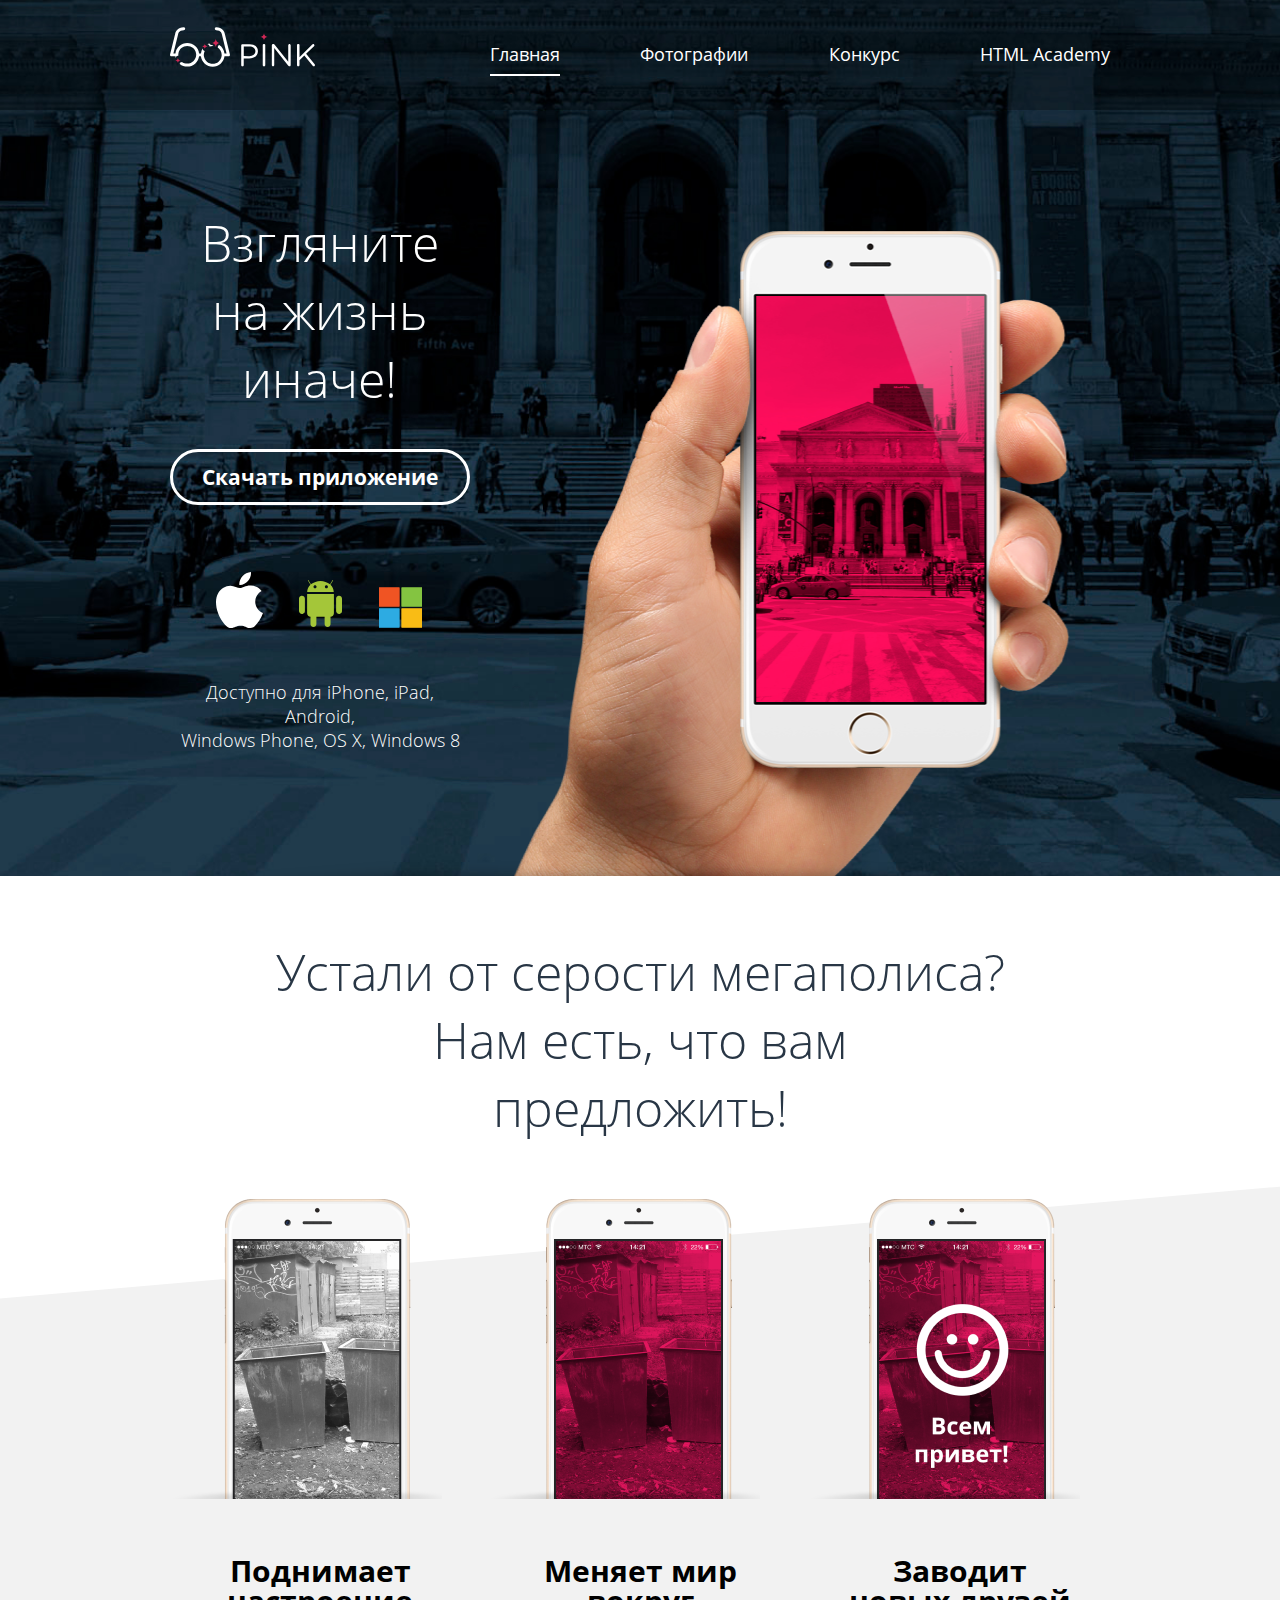
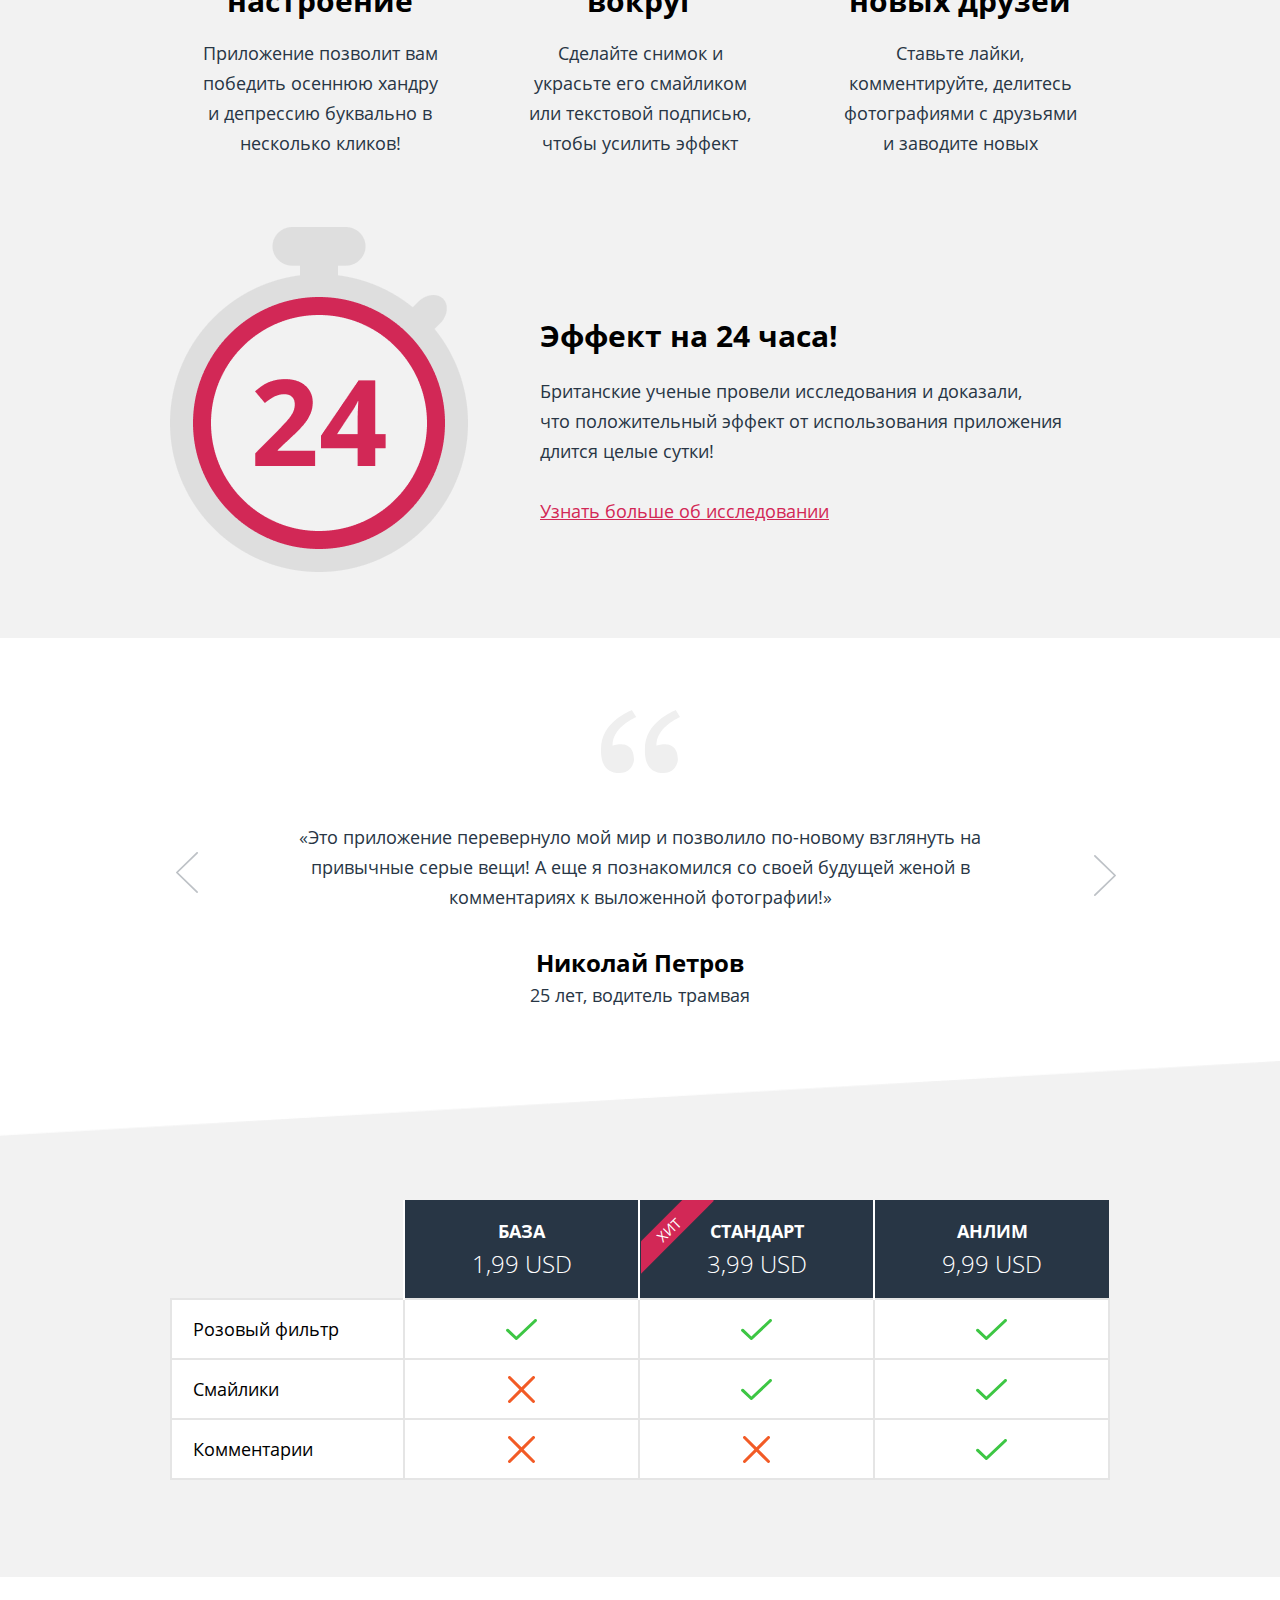
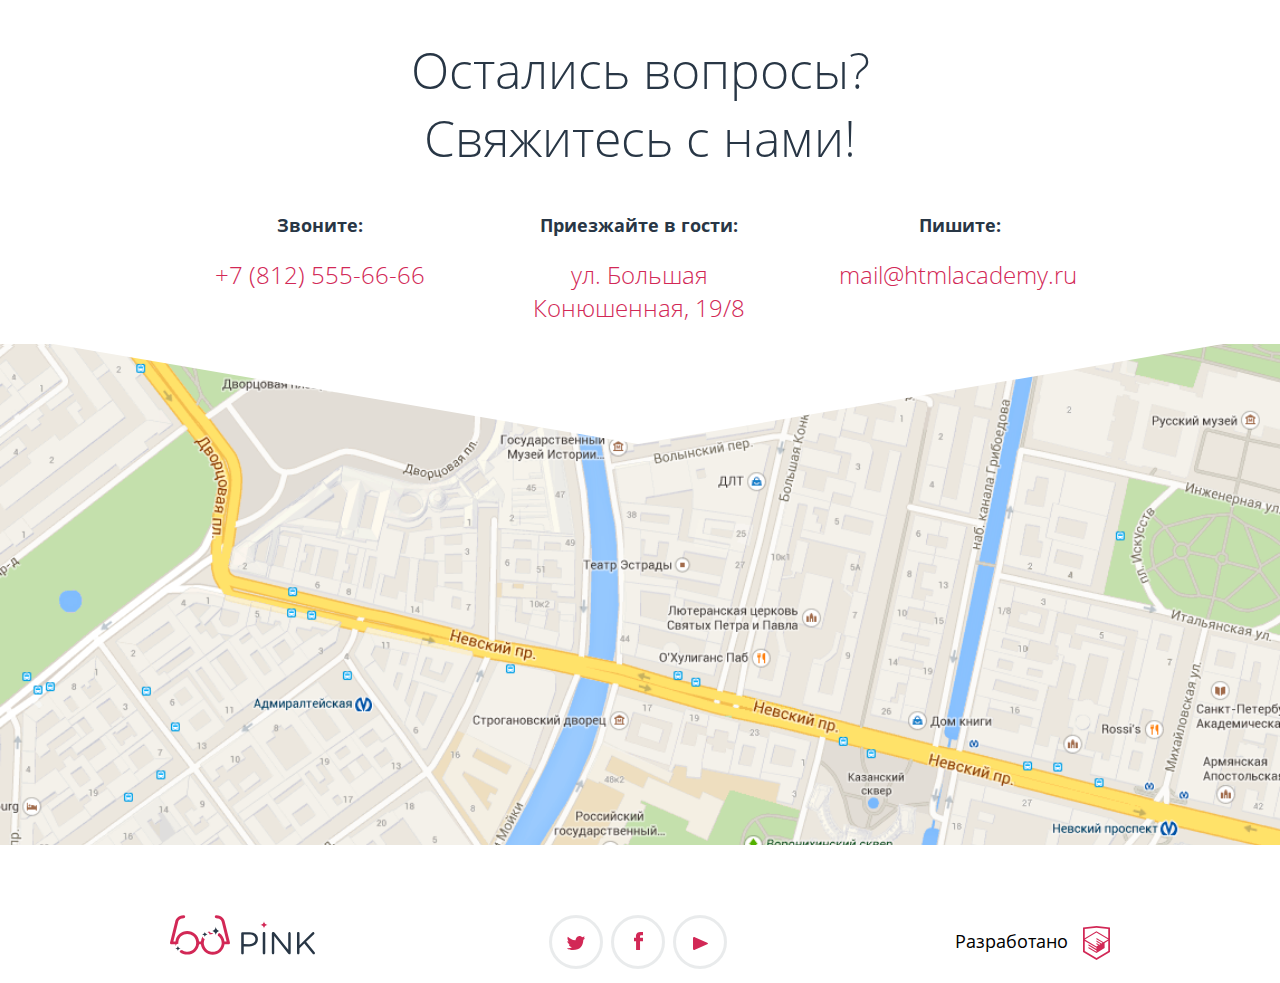
<file: index.html>
<!DOCTYPE html><html class="page" lang="ru"><head><meta charset="utf-8"><meta name="viewport" content="width=device-width,initial-scale=1"><title>HTML Academy: Пинк</title><link rel="preload" href="fonts/opensans.woff2" as="font"><link rel="preload" href="fonts/opensansbold.woff2" as="font"><link rel="preload" href="fonts/opensanslight.woff2" as="font"><link rel="stylesheet" href="css/style.min.css"></head><body class="page-body"><svg style="display: none"><symbol viewBox="0 0 47 56" id="icon-ios"><path d="M39.2449 29.7391C39.2544 32.1546 39.994 34.5144 41.3723 36.5268C42.7506 38.5393 44.7071 40.1162 47 41.0627C46.0779 43.8922 44.7301 46.5744 43.0003 49.0227C40.5985 52.4356 38.0949 55.8386 34.1562 55.9273C30.2176 56.0161 29.0676 53.708 24.6303 53.708C20.193 53.708 18.8292 55.8583 15.1654 55.9964C11.5016 56.1345 8.47889 52.2778 6.07705 48.8846C1.1207 41.98 -2.67543 29.246 2.41322 20.6842C3.60995 18.6123 5.34099 16.8769 7.43708 15.6476C9.53317 14.4183 11.9225 13.7373 14.3716 13.6711C18.0964 13.6021 21.6178 16.0976 23.8975 16.0976C26.1772 16.0976 30.4619 13.0892 34.9602 13.533C37.0437 13.6063 39.0815 14.1457 40.9142 15.1091C42.7468 16.0725 44.3247 17.4337 45.5243 19.0863C45.2495 19.254 39.2144 22.657 39.2754 29.7391H39.2449ZM31.9783 8.93654C34.1591 6.45976 35.2387 3.24645 34.9806 0C31.6761 0.302095 28.6167 1.81996 26.4317 4.2414C24.5692 6.33251 22.9307 9.68618 23.3785 12.9018C26.625 13.1484 29.9327 11.3038 31.9478 8.95627" fill="white"/></symbol><symbol viewBox="0 0 43 47" id="icon-android"><path d="M34.8864 14.0617H8.11359C8.11359 14.1718 8.11359 14.282 8.11359 14.3922V33.1955C8.10298 34.1078 8.44648 34.99 9.0745 35.6633C9.70251 36.3367 10.5681 36.7508 11.496 36.8219V44.2751C11.5402 45.0122 11.8701 45.7048 12.4181 46.2114C12.9661 46.7179 13.6909 47 14.444 47C15.1972 47 15.9219 46.7179 16.4699 46.2114C17.0179 45.7048 17.3478 45.0122 17.3921 44.2751V36.842H25.6283V44.2751C25.6726 45.0122 26.0025 45.7048 26.5505 46.2114C27.0985 46.7179 27.8232 47 28.5764 47C29.3296 47 30.0543 46.7179 30.6023 46.2114C31.1503 45.7048 31.4802 45.0122 31.5245 44.2751V36.8219C32.4532 36.7509 33.32 36.3371 33.9496 35.664C34.5793 34.991 34.925 34.1088 34.917 33.1955V14.4023C34.9068 14.2921 34.8966 14.1819 34.8864 14.0617Z" fill="#A4C639"/><path d="M2.95318 15.7446C3.73371 15.7446 4.48226 16.0486 5.03417 16.5897C5.58609 17.1307 5.89615 17.8646 5.89615 18.6297V31.0317C5.89749 31.4114 5.82236 31.7876 5.67507 32.1388C5.52777 32.49 5.31121 32.8093 5.03779 33.0782C4.76438 33.3472 4.4395 33.5606 4.08177 33.7062C3.72405 33.8518 3.34052 33.9268 2.95318 33.9268C2.16995 33.9268 1.4188 33.6218 0.864967 33.0788C0.311138 32.5359 0 31.7995 0 31.0317V18.6297C-2.33488e-06 18.25 0.076457 17.874 0.224993 17.5233C0.37353 17.1726 0.591221 16.8541 0.865584 16.5861C1.13995 16.3181 1.46558 16.1058 1.82382 15.9614C2.18206 15.817 2.56585 15.7433 2.95318 15.7446Z" fill="#A4C639"/><path d="M40.057 15.7446C40.8375 15.7446 41.5861 16.0486 42.138 16.5897C42.6899 17.1307 43 17.8646 43 18.6297V31.0317C43.0013 31.4114 42.9262 31.7876 42.7789 32.1388C42.6316 32.49 42.415 32.8093 42.1416 33.0782C41.8682 33.3472 41.5433 33.5606 41.1856 33.7062C40.8279 33.8518 40.4444 33.9268 40.057 33.9268C39.2738 33.9268 38.5226 33.6218 37.9688 33.0788C37.415 32.5359 37.1038 31.7995 37.1038 31.0317V18.6297C37.1038 18.25 37.1803 17.874 37.3288 17.5233C37.4774 17.1726 37.6951 16.8541 37.9694 16.5861C38.2438 16.3181 38.5694 16.1058 38.9277 15.9614C39.2859 15.817 39.6697 15.7433 40.057 15.7446Z" fill="#A4C639"/><path d="M8.1749 12.0581H34.7433C34.6757 9.30184 33.5048 6.68226 31.4836 4.76521L34.0485 0.497656C34.0753 0.460664 34.0936 0.418348 34.1019 0.373689C34.1103 0.32903 34.1086 0.283115 34.0969 0.239179C34.0852 0.195243 34.0638 0.154355 34.0343 0.119396C34.0047 0.0844363 33.9677 0.0562562 33.9258 0.0368408C33.8548 -0.000483829 33.7719 -0.00986479 33.6941 0.010608C33.6163 0.0310808 33.5493 0.079868 33.5069 0.147036L31.0851 4.30439C28.3256 2.19779 24.9549 1.00508 21.4591 0.898365C17.9845 1.03299 14.6384 2.22325 11.8843 4.30439L9.50332 0.187107C9.46579 0.112239 9.39997 0.0546621 9.31983 0.0266048C9.2397 -0.00145257 9.15156 0.00221937 9.07414 0.0368408C9.00488 0.0802746 8.95485 0.147693 8.93402 0.225666C8.91319 0.303639 8.92308 0.386444 8.96174 0.457585L11.4551 4.69508C9.41279 6.62849 8.2336 9.27542 8.1749 12.0581ZM25.8736 6.84889C25.8736 6.45036 26.0351 6.06816 26.3225 5.78635C26.61 5.50455 26.9998 5.34623 27.4064 5.34623C27.8129 5.34623 28.2028 5.50455 28.4902 5.78635C28.7777 6.06816 28.9391 6.45036 28.9391 6.84889C28.9391 7.24742 28.7777 7.62963 28.4902 7.91143C28.2028 8.19324 27.8129 8.35155 27.4064 8.35155C26.9998 8.35155 26.61 8.19324 26.3225 7.91143C26.0351 7.62963 25.8736 7.24742 25.8736 6.84889ZM14.49 6.84889C14.49 6.45036 14.6515 6.06816 14.939 5.78635C15.2264 5.50455 15.6163 5.34623 16.0228 5.34623C16.4293 5.34623 16.8192 5.50455 17.1067 5.78635C17.3941 6.06816 17.5556 6.45036 17.5556 6.84889C17.5556 7.24742 17.3941 7.62963 17.1067 7.91143C16.8192 8.19324 16.4293 8.35155 16.0228 8.35155C15.6163 8.35155 15.2264 8.19324 14.939 7.91143C14.6515 7.62963 14.49 7.24742 14.49 6.84889Z" fill="#A4C639"/></symbol><symbol viewBox="0 0 44 41" id="icon-win"><path d="M20.908 19.5238H0V0H20.908V19.5238Z" fill="#F05423"/><path d="M43.9999 19.5238H23.0919V0H43.9999V19.5238Z" fill="#84C441"/><path d="M20.908 41H0V21.4762H20.908V41Z" fill="#2DABE2"/><path d="M44.0001 41H23.092V21.4762H44.0001V41Z" fill="#F9BC15"/><path d="M20.908 19.5238H0V0H20.908V19.5238Z" fill="#F05423"/><path d="M43.9999 19.5238H23.0919V0H43.9999V19.5238Z" fill="#84C441"/><path d="M20.908 41H0V21.4762H20.908V41Z" fill="#2DABE2"/><path d="M44.0001 41H23.092V21.4762H44.0001V41Z" fill="#F9BC15"/></symbol><symbol viewBox="0 0 18 14" id="icon-twitter"><path d="M11.5641 0.168904C12.2458 -0.0461515 12.9837 -0.0560928 13.6719 0.140507C14.3602 0.337107 14.9633 0.730138 15.3947 1.26319C16.1053 1.05385 16.8055 0.815959 17.5263 0.606617C17.5164 0.925848 17.4299 1.23907 17.2732 1.52372C17.1165 1.80837 16.8935 2.05738 16.6201 2.2528C16.8726 2.27877 17.1281 2.25112 17.3673 2.17197C17.6064 2.09281 17.8228 1.96424 18 1.79606C17.901 2.20987 17.6999 2.59695 17.4123 2.92708C17.1247 3.2572 16.7585 3.52144 16.3421 3.69916C16.095 9.96988 12.9748 14.1662 5.65332 13.9949H5.14874C4.70595 13.9949 0.731121 13.5667 0 12.2441C1.75201 12.4899 3.53888 12.0976 4.98398 11.1498C3.95423 10.8643 2.13158 10.7026 1.82265 8.40934C2.2108 8.54337 2.6321 8.57306 3.03776 8.49498C1.76087 7.70519 0.339817 7.0391 0.422197 4.99327C0.819634 5.29882 1.3269 5.45507 1.84325 5.43098C1.10183 5.20261 -0.24714 2.30989 0.895881 0.825474C2.82151 2.54778 4.86041 4.17493 8.48512 4.3367C8.71167 2.20522 9.68993 0.777896 11.5641 0.168904Z" fill="#D22856"/></symbol><symbol viewBox="0 0 9 18" id="icon-facebook"><path d="M6.50865 3.19324H9V0H6.02076C2.76125 0.171067 1.59862 2.27138 2.07612 5.81626H0V9.15206H2.07612V18H6.02076V9.15206H8.97924V5.81626H6.01038C5.98962 4.81837 5.96886 3.52587 6.50865 3.19324Z" fill="#D22856"/></symbol><symbol viewBox="0 0 15 13" id="icon-youtube"><path d="M1.83356 12.8089C1.64633 12.9278 1.42471 12.9941 1.19626 12.9996C0.967817 13.0051 0.74263 12.9495 0.548717 12.8398C0.354804 12.7301 0.200724 12.571 0.105646 12.3824C0.010569 12.1938 -0.0213097 11.984 0.0139762 11.779V1.22097C-0.0213097 1.01605 0.010569 0.806234 0.105646 0.617628C0.200724 0.429021 0.354804 0.269949 0.548717 0.1602C0.74263 0.0504516 0.967817 -0.00512927 1.19626 0.000372265C1.42471 0.0058738 1.64633 0.0722149 1.83356 0.191142L14.2333 5.69284C15.2556 6.13817 15.2556 6.86183 14.2333 7.30716L1.83356 12.8089Z" fill="#D22856"/></symbol><symbol viewBox="0 0 27 34" id="icon-academy"><path d="M13.6426 0.0157537L13.5 0L0 1.40733V26.0129L13.5 34L27 26.0129V1.40733L13.6426 0.0157537ZM25.2344 25.0151L13.5 31.9573L1.76561 25.0151V14.9293L13.4507 21.8451L13.4701 23.0984L5.45351 18.3548L5.44295 19.5801L13.4894 24.3885L13.5088 25.675L5.46408 20.9174L5.45351 22.1427L13.5 26.9511L21.6239 22.1182V20.8929V16.909L25.2432 14.7595L25.2344 25.0151ZM25.2344 13.4519L22.0147 15.3319L20.5325 16.2071L13.4666 12.0201L13.456 13.2454L19.4957 16.818L19.4429 16.8495L19.3126 16.9247L18.4536 17.4166L13.4666 14.4689L13.456 15.6942L17.3921 18.0222L16.4591 18.6314L16.438 18.6436L13.4666 16.902L13.456 18.1273L15.4029 19.2615L13.4155 20.4483L1.7973 13.5762L13.4349 6.61831L25.2344 13.4519ZM25.2344 12.2266L13.4401 5.31075L1.76561 12.2196V2.9897L13.5 1.76442L25.2344 2.9897V12.2266Z"/></symbol><symbol viewBox="0 0 22 41" id="icon-slider-btn"><path d="M2.0413 20.5035L21.7483 1.4144C21.8281 1.3379 21.8914 1.24683 21.9346 1.14646C21.9778 1.04608 22 0.938398 22 0.829635C22 0.720871 21.9778 0.613187 21.9346 0.512814C21.8914 0.41244 21.8281 0.321369 21.7483 0.24487C21.6686 0.167255 21.5738 0.105671 21.4694 0.0636507C21.365 0.0216304 21.2532 0 21.1401 0C21.0271 0 20.9153 0.0216304 20.8109 0.0636507C20.7065 0.105671 20.6117 0.167255 20.532 0.24487L0.252535 19.9088C0.17249 19.9862 0.108978 20.0781 0.0656429 20.1793C0.0223074 20.2805 0 20.389 0 20.4985C0 20.6081 0.0223074 20.7166 0.0656429 20.8178C0.108978 20.919 0.17249 21.0109 0.252535 21.0883L20.532 40.7621C20.6967 40.9157 20.9167 41.001 21.1453 41C21.3139 40.9985 21.4783 40.9488 21.6181 40.8572C21.7578 40.7656 21.8666 40.6362 21.9309 40.485C21.9952 40.3339 22.0122 40.1677 21.9797 40.0072C21.9473 39.8467 21.8668 39.6991 21.7483 39.5827L2.0413 20.5035Z"/></symbol><symbol viewBox="0 0 74 23" id="logo-mobile"><svg width="74" height="23" viewBox="0 0 74 23" xmlns="http://www.w3.org/2000/svg"><path d="M0.00496827 1.54857C0.00487772 1.21254 0.135804 0.889818 0.369742 0.649431C0.60368 0.409043 0.922049 0.27008 1.25676 0.262266H8.39001C13.4469 0.262266 16.7751 2.9645 16.7751 7.39179V7.45162C16.7751 12.2977 12.7415 14.8105 7.97274 14.8105H2.53836V21.611C2.55394 21.7874 2.53277 21.9651 2.47619 22.1329C2.41961 22.3006 2.32887 22.4547 2.20973 22.5854C2.09058 22.716 1.94565 22.8204 1.78416 22.8918C1.62266 22.9631 1.44812 23 1.27166 23C1.0952 23 0.920671 22.9631 0.759173 22.8918C0.597674 22.8204 0.452744 22.716 0.333602 22.5854C0.21446 22.4547 0.123708 22.3006 0.0671295 22.1329C0.0105515 21.9651 -0.0106138 21.7874 0.00496827 21.611V1.54857ZM8.07209 12.5171C11.7778 12.5171 14.2119 10.5228 14.2119 7.53139V7.47156C14.2119 4.26078 11.8175 2.59556 8.25092 2.59556H2.58804V12.4772L8.07209 12.5171Z"/><path d="M21.5935 1.38904C21.5779 1.21262 21.5991 1.03487 21.6556 0.867114C21.7122 0.699353 21.803 0.545245 21.9221 0.414596C22.0412 0.283947 22.1862 0.179616 22.3477 0.108238C22.5092 0.0368607 22.6837 0 22.8602 0C23.0366 0 23.2112 0.0368607 23.3727 0.108238C23.5342 0.179616 23.6791 0.283947 23.7982 0.414596C23.9174 0.545245 24.0081 0.699353 24.0647 0.867114C24.1213 1.03487 24.1425 1.21262 24.1269 1.38904V21.611C24.1425 21.7874 24.1213 21.9651 24.0647 22.1329C24.0081 22.3006 23.9174 22.4548 23.7982 22.5854C23.6791 22.7161 23.5342 22.8204 23.3727 22.8918C23.2112 22.9631 23.0366 23 22.8602 23C22.6837 23 22.5092 22.9631 22.3477 22.8918C22.1862 22.8204 22.0412 22.7161 21.9221 22.5854C21.803 22.4548 21.7122 22.3006 21.6556 22.1329C21.5991 21.9651 21.5779 21.7874 21.5935 21.611V1.38904Z"/><path d="M30.674 1.41895C30.6816 1.08908 30.8163 0.775007 31.0497 0.542621C31.2831 0.310235 31.597 0.177597 31.9258 0.172531H32.2735C32.5316 0.177833 32.7843 0.248188 33.0082 0.377127C33.2322 0.506065 33.4202 0.689448 33.5551 0.910412L47.1559 18.3104V1.35912C47.1559 1.0312 47.2857 0.7167 47.5168 0.484821C47.7478 0.252942 48.0611 0.122673 48.3879 0.122673C48.7146 0.122673 49.0279 0.252942 49.259 0.484821C49.49 0.7167 49.6198 1.0312 49.6198 1.35912V21.6508C49.6252 21.8051 49.5993 21.9589 49.5435 22.1028C49.4878 22.2467 49.4034 22.3777 49.2956 22.4878C49.1877 22.5979 49.0587 22.6848 48.9163 22.7432C48.7739 22.8016 48.6211 22.8303 48.4673 22.8275H48.3382C48.0744 22.8092 47.8184 22.7294 47.5908 22.5944C47.3631 22.4593 47.17 22.2728 47.0268 22.0497L33.1179 4.24085V21.6508C33.1158 21.9722 32.991 22.2805 32.7692 22.5124C32.5474 22.7442 32.2456 22.882 31.9258 22.8973C31.6008 22.892 31.291 22.7581 31.064 22.5246C30.8369 22.2911 30.711 21.9771 30.7137 21.6508V1.41895H30.674Z"/><path d="M55.9384 1.38904C55.9228 1.21262 55.944 1.03487 56.0005 0.867114C56.0571 0.699353 56.1479 0.545245 56.267 0.414596C56.3862 0.283947 56.5311 0.179616 56.6926 0.108238C56.8541 0.0368607 57.0286 0 57.2051 0C57.3815 0 57.5561 0.0368607 57.7176 0.108238C57.8791 0.179616 58.024 0.283947 58.1431 0.414596C58.2623 0.545245 58.353 0.699353 58.4096 0.867114C58.4662 1.03487 58.4874 1.21262 58.4718 1.38904V13.6837L71.2282 0.551443C71.4899 0.279712 71.8455 0.119105 72.2216 0.10273C72.5468 0.115453 72.8548 0.252812 73.0821 0.486531C73.3094 0.72025 73.4388 1.03254 73.4436 1.35912C73.4366 1.52896 73.3961 1.69572 73.3245 1.84975C73.2529 2.00379 73.1516 2.14205 73.0264 2.25655L65.0785 10.1539L73.6523 20.6836C73.8764 20.9441 73.9998 21.2768 74 21.6209C73.9961 21.7933 73.9583 21.9633 73.8887 22.121C73.8191 22.2786 73.719 22.4209 73.5943 22.5395C73.4696 22.6582 73.3228 22.7509 73.1622 22.8123C73.0016 22.8737 72.8305 22.9026 72.6588 22.8973C72.4588 22.8891 72.2639 22.8322 72.0908 22.7314C71.9177 22.6306 71.7716 22.4891 71.6653 22.3189L63.3001 11.859L58.4718 16.7051V21.591C58.4718 21.7573 58.4391 21.922 58.3757 22.0756C58.3123 22.2293 58.2194 22.3689 58.1022 22.4865C57.9851 22.6041 57.846 22.6973 57.6929 22.761C57.5398 22.8246 57.3757 22.8574 57.21 22.8574C57.0443 22.8574 56.8803 22.8246 56.7272 22.761C56.5741 22.6973 56.435 22.6041 56.3179 22.4865C56.2007 22.3689 56.1078 22.2293 56.0443 22.0756C55.9809 21.922 55.9483 21.7573 55.9483 21.591V1.38904H55.9384Z"/></svg></symbol><symbol viewBox="0 0 145 40" id="logo-tablet"><path fill-rule="evenodd" clip-rule="evenodd" d="M53.8917 6.58616L58.9302 27.7312C59.0013 27.9491 59.0184 28.1815 58.98 28.4078C58.9417 28.6341 58.849 28.8472 58.7102 29.0284C58.5715 29.2096 58.3909 29.3532 58.1845 29.4465C57.978 29.5398 57.7522 29.58 57.5268 29.5635H53.5201C52.8298 35.3747 47.9494 39.8784 42.0315 39.8784C36.1136 39.8784 31.2332 35.3747 30.543 29.5635H28.5778C27.8869 35.442 22.9527 40 16.9685 40C10.9742 40 6.0335 35.4266 5.35571 29.5337H1.45014C1.22961 29.5445 1.00974 29.5014 0.808914 29.4082C0.608085 29.315 0.432119 29.1743 0.295711 28.9979C0.159304 28.8214 0.0664152 28.6144 0.0248022 28.3941C-0.0168108 28.1737 -0.00593994 27.9464 0.0565069 27.7312L5.10477 6.58616C5.45562 4.25872 7.63865 0 13.4861 0C13.8738 0 14.2456 0.156518 14.5197 0.435122C14.7939 0.713727 14.9479 1.0916 14.9479 1.4856C14.9479 1.87961 14.7939 2.25748 14.5197 2.53608C14.2456 2.81468 13.8738 2.9712 13.4861 2.9712C8.7789 2.9712 8.04797 6.6654 7.9895 7.07146L3.3408 26.6022H5.37467C6.12089 20.7847 11.0272 16.2918 16.9685 16.2918C22.9066 16.2918 27.8107 20.7798 28.5611 26.5926L30.5587 26.6017C31.3043 20.8518 36.1567 16.4134 42.0315 16.4134C47.9178 16.4134 52.7776 20.8691 53.5086 26.6353V26.5824H55.6459L51.007 7.07146C50.9387 6.6654 50.237 2.9712 45.5104 2.9712C45.1227 2.9712 44.7509 2.81468 44.4767 2.53608C44.2026 2.25748 44.0485 1.87961 44.0485 1.4856C44.0485 1.0916 44.2026 0.713727 44.4767 0.435122C44.7509 0.156518 45.1227 0 45.5104 0C51.3578 0 53.5408 4.25872 53.8917 6.58616ZM25.6722 29.5635C25.7448 29.1018 25.7825 28.6283 25.7825 28.1459C25.7825 27.6164 25.7371 27.0977 25.65 26.5935C24.9252 22.3982 21.3141 19.2097 16.9685 19.2097C12.6203 19.2097 9.00753 22.402 8.28571 26.601C8.19945 27.1028 8.15447 27.619 8.15447 28.1459C8.15447 28.6205 8.19096 29.0864 8.26125 29.541C8.92191 33.8136 12.5687 37.0821 16.9685 37.0821C21.3605 37.0821 25.0023 33.8251 25.6722 29.5635ZM50.6138 29.5635C50.6874 29.102 50.7256 28.6285 50.7256 28.1459C50.7256 23.2777 46.8331 19.3313 42.0315 19.3313C37.2299 19.3313 33.3374 23.2777 33.3374 28.1459C33.3374 28.6285 33.3756 29.102 33.4492 29.5635C34.118 33.7577 37.7058 36.9605 42.0315 36.9605C46.3572 36.9605 49.945 33.7577 50.6138 29.5635Z"/><path d="M71.005 18.5486C71.0049 18.2125 71.1358 17.8898 71.3697 17.6494C71.6037 17.409 71.9221 17.2701 72.2568 17.2623H79.39C84.4469 17.2623 87.7751 19.9645 87.7751 24.3918V24.4516C87.7751 29.2977 83.7415 31.8105 78.9727 31.8105H73.5384V38.611C73.5539 38.7874 73.5328 38.9651 73.4762 39.1329C73.4196 39.3006 73.3289 39.4547 73.2097 39.5854C73.0906 39.716 72.9457 39.8204 72.7842 39.8918C72.6227 39.9631 72.4481 40 72.2717 40C72.0952 40 71.9207 39.9631 71.7592 39.8918C71.5977 39.8204 71.4527 39.716 71.3336 39.5854C71.2145 39.4547 71.1237 39.3006 71.0671 39.1329C71.0106 38.9651 70.9894 38.7874 71.005 38.611V18.5486ZM79.0721 29.5171C82.7778 29.5171 85.2119 27.5228 85.2119 24.5314V24.4716C85.2119 21.2608 82.8175 19.5956 79.2509 19.5956H73.588V29.4772L79.0721 29.5171Z"/><path d="M92.5935 18.389C92.5779 18.2126 92.5991 18.0349 92.6556 17.8671C92.7122 17.6994 92.803 17.5452 92.9221 17.4146C93.0412 17.2839 93.1862 17.1796 93.3477 17.1082C93.5092 17.0369 93.6837 17 93.8602 17C94.0366 17 94.2112 17.0369 94.3727 17.1082C94.5342 17.1796 94.6791 17.2839 94.7982 17.4146C94.9174 17.5452 95.0081 17.6994 95.0647 17.8671C95.1213 18.0349 95.1424 18.2126 95.1269 18.389V38.611C95.1424 38.7874 95.1213 38.9651 95.0647 39.1329C95.0081 39.3006 94.9174 39.4548 94.7982 39.5854C94.6791 39.7161 94.5342 39.8204 94.3727 39.8918C94.2112 39.9631 94.0366 40 93.8602 40C93.6837 40 93.5092 39.9631 93.3477 39.8918C93.1862 39.8204 93.0412 39.7161 92.9221 39.5854C92.803 39.4548 92.7122 39.3006 92.6556 39.1329C92.5991 38.9651 92.5779 38.7874 92.5935 38.611V18.389Z"/><path d="M101.674 18.419C101.682 18.0891 101.816 17.775 102.05 17.5426C102.283 17.3102 102.597 17.1776 102.926 17.1725H103.273C103.532 17.1778 103.784 17.2482 104.008 17.3771C104.232 17.5061 104.42 17.6894 104.555 17.9104L118.156 35.3104V18.3591C118.156 18.0312 118.286 17.7167 118.517 17.4848C118.748 17.2529 119.061 17.1227 119.388 17.1227C119.715 17.1227 120.028 17.2529 120.259 17.4848C120.49 17.7167 120.62 18.0312 120.62 18.3591V38.6508C120.625 38.8051 120.599 38.9589 120.544 39.1028C120.488 39.2467 120.403 39.3777 120.296 39.4878C120.188 39.5979 120.059 39.6848 119.916 39.7432C119.774 39.8016 119.621 39.8303 119.467 39.8275H119.338C119.074 39.8092 118.818 39.7294 118.591 39.5944C118.363 39.4594 118.17 39.2728 118.027 39.0497L104.118 21.2408V38.6508C104.116 38.9722 103.991 39.2805 103.769 39.5124C103.547 39.7442 103.246 39.882 102.926 39.8973C102.601 39.892 102.291 39.7581 102.064 39.5246C101.837 39.2911 101.711 38.9771 101.714 38.6508V18.419H101.674Z"/><path d="M126.938 18.389C126.923 18.2126 126.944 18.0349 127.001 17.8671C127.057 17.6994 127.148 17.5452 127.267 17.4146C127.386 17.2839 127.531 17.1796 127.693 17.1082C127.854 17.0369 128.029 17 128.205 17C128.382 17 128.556 17.0369 128.718 17.1082C128.879 17.1796 129.024 17.2839 129.143 17.4146C129.262 17.5452 129.353 17.6994 129.41 17.8671C129.466 18.0349 129.487 18.2126 129.472 18.389V30.6837L142.228 17.5514C142.49 17.2797 142.845 17.1191 143.222 17.1027C143.547 17.1155 143.855 17.2528 144.082 17.4865C144.309 17.7202 144.439 18.0325 144.444 18.3591C144.437 18.529 144.396 18.6957 144.325 18.8498C144.253 19.0038 144.152 19.1421 144.026 19.2565L136.078 27.1539L144.652 37.6836C144.876 37.9441 145 38.2768 145 38.6209C144.996 38.7933 144.958 38.9633 144.889 39.121C144.819 39.2786 144.719 39.4209 144.594 39.5395C144.47 39.6582 144.323 39.7509 144.162 39.8123C144.002 39.8737 143.831 39.9026 143.659 39.8973C143.459 39.8891 143.264 39.8322 143.091 39.7314C142.918 39.6306 142.772 39.4891 142.665 39.3189L134.3 28.859L129.472 33.7051V38.591C129.472 38.7573 129.439 38.922 129.376 39.0756C129.312 39.2293 129.219 39.3689 129.102 39.4865C128.985 39.6041 128.846 39.6973 128.693 39.761C128.54 39.8246 128.376 39.8574 128.21 39.8574C128.044 39.8574 127.88 39.8246 127.727 39.761C127.574 39.6973 127.435 39.6041 127.318 39.4865C127.201 39.3689 127.108 39.2293 127.044 39.0756C126.981 38.922 126.948 38.7573 126.948 38.591V18.389H126.938Z"/></symbol><symbol viewBox="0 0 147 40" id="logo-desktop"><path d="M72.1933 18.4249C72.1932 18.0921 72.3255 17.7726 72.562 17.5345C72.7985 17.2965 73.1204 17.1589 73.4588 17.1511H80.6703C85.7826 17.1511 89.1473 19.827 89.1473 24.211V24.2703C89.1473 29.069 85.0695 31.5573 80.2484 31.5573H74.7544V38.2913C74.7702 38.466 74.7488 38.6421 74.6916 38.8082C74.6344 38.9743 74.5426 39.1269 74.4222 39.2563C74.3017 39.3856 74.1552 39.489 73.992 39.5596C73.8287 39.6303 73.6522 39.6668 73.4738 39.6668C73.2954 39.6668 73.119 39.6303 72.9557 39.5596C72.7925 39.489 72.6459 39.3856 72.5255 39.2563C72.405 39.1269 72.3133 38.9743 72.2561 38.8082C72.1989 38.6421 72.1775 38.466 72.1933 38.2913V18.4249ZM80.3489 29.2863C84.0952 29.2863 86.556 27.3115 86.556 24.3493V24.29C86.556 21.1106 84.1354 19.4616 80.5297 19.4616H74.8047V29.2468L80.3489 29.2863Z"/><path d="M94.0186 18.2669C94.0028 18.0922 94.0242 17.9162 94.0814 17.7501C94.1386 17.5839 94.2304 17.4313 94.3508 17.302C94.4713 17.1726 94.6178 17.0693 94.781 16.9986C94.9443 16.9279 95.1208 16.8914 95.2992 16.8914C95.4776 16.8914 95.654 16.9279 95.8173 16.9986C95.9806 17.0693 96.1271 17.1726 96.2475 17.302C96.368 17.4313 96.4597 17.5839 96.5169 17.7501C96.5741 17.9162 96.5955 18.0922 96.5798 18.2669V38.2913C96.5955 38.466 96.5741 38.642 96.5169 38.8082C96.4597 38.9743 96.368 39.1269 96.2475 39.2563C96.1271 39.3856 95.9806 39.489 95.8173 39.5596C95.654 39.6303 95.4776 39.6668 95.2992 39.6668C95.1208 39.6668 94.9443 39.6303 94.781 39.5596C94.6178 39.489 94.4713 39.3856 94.3508 39.2563C94.2304 39.1269 94.1386 38.9743 94.0814 38.8082C94.0242 38.642 94.0028 38.466 94.0186 38.2913V18.2669Z"/><path d="M103.199 18.2965C103.206 17.9699 103.343 17.6588 103.579 17.4287C103.815 17.1986 104.132 17.0673 104.464 17.0623H104.816C105.077 17.0675 105.332 17.1372 105.559 17.2649C105.785 17.3925 105.975 17.5741 106.111 17.7929L119.862 35.0231V18.2373C119.862 17.9125 119.993 17.6011 120.226 17.3715C120.46 17.1419 120.777 17.0129 121.107 17.0129C121.437 17.0129 121.754 17.1419 121.988 17.3715C122.221 17.6011 122.352 17.9125 122.352 18.2373V38.3308C122.358 38.4836 122.332 38.6359 122.275 38.7784C122.219 38.9209 122.134 39.0506 122.025 39.1596C121.916 39.2687 121.785 39.3547 121.641 39.4125C121.497 39.4704 121.343 39.4987 121.187 39.496H121.057C120.79 39.4779 120.531 39.3989 120.301 39.2652C120.071 39.1314 119.876 38.9468 119.731 38.7258L105.67 21.0908V38.3308C105.667 38.6491 105.541 38.9544 105.317 39.184C105.093 39.4135 104.788 39.5499 104.464 39.5651C104.136 39.5599 103.823 39.4272 103.593 39.1961C103.363 38.9649 103.236 38.6539 103.239 38.3308V18.2965H103.199Z"/><path d="M128.74 18.2669C128.724 18.0922 128.746 17.9162 128.803 17.7501C128.86 17.5839 128.952 17.4313 129.072 17.302C129.193 17.1726 129.339 17.0693 129.503 16.9986C129.666 16.9279 129.842 16.8914 130.021 16.8914C130.199 16.8914 130.376 16.9279 130.539 16.9986C130.702 17.0693 130.849 17.1726 130.969 17.302C131.09 17.4313 131.181 17.5839 131.239 17.7501C131.296 17.9162 131.317 18.0922 131.301 18.2669V30.4415L144.198 17.4375C144.462 17.1684 144.822 17.0094 145.202 16.9931C145.531 17.0057 145.842 17.1418 146.072 17.3732C146.302 17.6046 146.433 17.9139 146.438 18.2373C146.43 18.4054 146.39 18.5706 146.317 18.7231C146.245 18.8756 146.142 19.0125 146.016 19.1259L137.981 26.9461L146.648 37.3731C146.875 37.631 147 37.9604 147 38.3012C146.996 38.472 146.958 38.6402 146.887 38.7964C146.817 38.9525 146.716 39.0934 146.59 39.2109C146.464 39.3284 146.315 39.4202 146.153 39.481C145.991 39.5418 145.818 39.5703 145.644 39.5651C145.442 39.557 145.245 39.5006 145.07 39.4008C144.895 39.3011 144.747 39.1609 144.64 38.9924L136.183 28.6346L131.301 33.4333V38.2716C131.301 38.4363 131.268 38.5993 131.204 38.7515C131.14 38.9036 131.046 39.0419 130.928 39.1583C130.809 39.2747 130.669 39.3671 130.514 39.4301C130.359 39.4932 130.193 39.5256 130.026 39.5256C129.858 39.5256 129.692 39.4932 129.538 39.4301C129.383 39.3671 129.242 39.2747 129.124 39.1583C129.005 39.0419 128.911 38.9036 128.847 38.7515C128.783 38.5993 128.75 38.4363 128.75 38.2716V18.2669H128.74Z"/><path d="M98.9401 9.74563C97.9749 9.74563 97.0491 9.36936 96.3656 8.69932C95.6822 8.02927 95.2969 7.12014 95.2942 6.17125C95.2942 7.11923 94.9111 8.02839 94.2293 8.69872C93.5474 9.36905 92.6226 9.74563 91.6583 9.74563C92.6235 9.74825 93.5483 10.127 94.2299 10.7989C94.9115 11.4708 95.2942 12.381 95.2942 13.3299C95.2969 12.3801 95.6818 11.4699 96.365 10.7983C97.0482 10.1267 97.974 9.74824 98.9401 9.74563Z" fill="#D22856"/><path d="M43.287 19.0667C43.5381 19.0667 43.7792 19.0667 44.0202 19.0667C43.8019 18.6988 43.4897 18.3933 43.1145 18.1803C42.7393 17.9673 42.3141 17.8542 41.8809 17.8522C41.4627 17.8519 41.055 17.7233 40.7147 17.4843C40.3745 17.2454 40.1185 16.908 39.9826 16.5192C39.2588 16.7245 38.5561 16.9955 37.8834 17.3289H38.0743C38.607 17.3289 39.118 17.5369 39.4947 17.9073C39.8714 18.2776 40.083 18.7799 40.083 19.3037C40.088 19.399 40.088 19.4946 40.083 19.59C41.109 19.2225 42.1953 19.0451 43.287 19.0667Z"/><path d="M60.7332 27.6472L55.5406 6.56621C55.179 4.24582 52.9291 0 46.9028 0C46.5033 0 46.1201 0.156044 45.8375 0.433804C45.555 0.711564 45.3962 1.08829 45.3962 1.4811C45.3962 1.87391 45.555 2.25063 45.8375 2.52839C46.1201 2.80615 46.5033 2.9622 46.9028 2.9622C51.7741 2.9622 52.4973 6.6452 52.5676 7.05003L57.3484 26.5018H55.2493C55.0321 24.805 54.4439 23.1744 53.525 21.7222C52.6061 20.2701 51.3783 19.0307 49.926 18.0892C49.4712 18.2774 49.0829 18.5932 48.8096 18.9971C48.5363 19.401 48.3901 19.8751 48.3893 20.3602C48.3948 20.4457 48.3948 20.5314 48.3893 20.6169C49.6107 21.4404 50.6131 22.5401 51.3122 23.8236C52.0113 25.1072 52.3867 26.537 52.4069 27.9928C52.4008 28.4894 52.3538 28.9847 52.2663 29.4739C51.9375 31.5714 50.8559 33.484 49.2173 34.8657C47.5786 36.2474 45.4911 37.007 43.3322 37.007C41.1734 37.007 39.0859 36.2474 37.4472 34.8657C35.8086 33.484 34.727 31.5714 34.3982 29.4739C34.3107 28.9847 34.2636 28.4894 34.2576 27.9928C34.2733 26.6229 34.5993 25.2737 35.2118 24.0432C34.7037 24.0081 34.2282 23.7847 33.8814 23.4181C33.5346 23.0515 33.3424 22.569 33.3436 22.0684C33.3453 21.889 33.277 21.7159 33.1528 21.5846C32.181 23.0752 31.5662 24.7633 31.3549 26.5215H29.4868C29.1663 23.6174 27.7658 20.9319 25.5542 18.9809C23.3427 17.0298 20.4759 15.9507 17.5044 15.9507C14.5329 15.9507 11.6662 17.0298 9.45463 18.9809C7.24307 20.9319 5.84259 23.6174 5.5221 26.5215H3.44302L8.23394 7.05003C8.29421 6.6452 9.0475 2.9622 13.8987 2.9622C14.2983 2.9622 14.6815 2.80615 14.964 2.52839C15.2465 2.25063 15.4053 1.87391 15.4053 1.4811C15.4053 1.08829 15.2465 0.711564 14.964 0.433804C14.6815 0.156044 14.2983 0 13.8987 0C7.87236 0 5.62254 4.24582 5.26096 6.56621L0.0582358 27.6472C-0.00612168 27.8617 -0.0173251 28.0883 0.0255611 28.308C0.0684473 28.5277 0.164178 28.7341 0.304759 28.91C0.44534 29.0859 0.62669 29.2262 0.833664 29.3191C1.04064 29.4121 1.26723 29.455 1.49451 29.4443H5.51206C5.59378 30.055 5.72135 30.659 5.89372 31.2512C5.95717 31.1429 5.99172 31.0206 5.99416 30.8957C5.99416 30.372 6.2058 29.8697 6.58252 29.4993C6.95923 29.129 7.47017 28.9209 8.00293 28.9209C8.16603 28.9231 8.32812 28.9463 8.48504 28.99C8.44128 28.6461 8.41781 28.2999 8.41473 27.9533C8.41742 27.4569 8.46109 26.9616 8.5453 26.4722C8.86708 24.3679 9.94627 22.4469 11.5867 21.0586C13.2271 19.6702 15.3198 18.9066 17.4843 18.9066C19.6489 18.9066 21.7416 19.6702 23.382 21.0586C25.0224 22.4469 26.1016 24.3679 26.4234 26.4722C26.5076 26.9616 26.5513 27.4569 26.554 27.9533C26.5382 30.3054 25.5807 32.5567 23.8889 34.2199C22.1971 35.8831 19.907 36.8243 17.5145 36.8399C15.5563 36.8663 13.6424 36.2668 12.0607 35.1317C11.6982 35.4412 11.235 35.6128 10.755 35.6155C10.5569 35.6181 10.3679 35.6973 10.2288 35.8359C10.0897 35.9745 10.0117 36.1613 10.0117 36.356C10.009 36.6321 9.94739 36.9046 9.83092 37.1558C11.9797 38.9066 14.6835 39.8636 17.4743 39.8613C20.4223 39.8738 23.2728 38.8236 25.4864 36.9095C27.7 34.9953 29.1232 32.35 29.4868 29.4739H31.3147C31.6456 32.3691 33.0499 35.0431 35.2593 36.9848C37.4688 38.9266 40.3285 40 43.2921 40C46.2557 40 49.1154 38.9266 51.3248 36.9848C53.5343 35.0431 54.9385 32.3691 55.2694 29.4739H59.2869C59.5191 29.4904 59.7519 29.4503 59.9647 29.3573C60.1774 29.2642 60.3635 29.121 60.5065 28.9404C60.6495 28.7598 60.7451 28.5473 60.7846 28.3217C60.8241 28.0961 60.8065 27.8645 60.7332 27.6472Z"/><path d="M50.9203 15.9169C50.3273 15.9182 49.7398 15.8045 49.1915 15.5822C48.6432 15.36 48.1448 15.0337 47.725 14.6219C47.3052 14.21 46.9721 13.7209 46.7448 13.1823C46.5176 12.6438 46.4006 12.0665 46.4006 11.4835C46.3979 12.6602 45.9206 13.7878 45.0733 14.619C44.2259 15.4501 43.0778 15.9169 41.8809 15.9169C43.0788 15.9195 44.2268 16.3885 45.0739 17.2212C45.9209 18.0539 46.3979 19.1825 46.4006 20.3602C46.4006 19.1817 46.8768 18.0516 47.7244 17.2183C48.572 16.385 49.7216 15.9169 50.9203 15.9169Z" fill="#D22856"/><path d="M38.0743 19.3826C37.3417 19.3826 36.6392 19.0966 36.1212 18.5873C35.6032 18.0781 35.3122 17.3875 35.3122 16.6673C35.3122 17.3857 35.0226 18.0749 34.5068 18.5839C33.9909 19.0928 33.291 19.38 32.5602 19.3826C33.2901 19.3826 33.99 19.6677 34.5062 20.1751C35.0223 20.6824 35.3122 21.3706 35.3122 22.0881C35.3149 21.3697 35.607 20.6816 36.1247 20.1745C36.6424 19.6674 37.3435 19.3826 38.0743 19.3826Z" fill="#D22856"/><path d="M10.7851 33.6407C10.0561 33.6355 9.35868 33.3471 8.84503 32.8384C8.33138 32.3298 8.04314 31.6421 8.04316 30.9253C8.04316 31.6438 7.75354 32.333 7.23772 32.8419C6.7219 33.3508 6.02194 33.6381 5.29114 33.6407C6.02194 33.6433 6.7219 33.9305 7.23772 34.4395C7.75354 34.9484 8.04316 35.6376 8.04316 36.356C8.04314 35.6393 8.33138 34.9516 8.84503 34.4429C9.35868 33.9343 10.0561 33.6459 10.7851 33.6407Z" fill="#D22856"/></symbol><symbol viewBox="0 0 145 40" id="logo-mobile-footer"><path d="M71.005 18.5486C71.0049 18.2125 71.1358 17.8898 71.3697 17.6494C71.6037 17.409 71.922 17.2701 72.2568 17.2623H79.39C84.4469 17.2623 87.7751 19.9645 87.7751 24.3918V24.4516C87.7751 29.2977 83.7415 31.8105 78.9727 31.8105H73.5384V38.611C73.5539 38.7874 73.5328 38.9651 73.4762 39.1329C73.4196 39.3006 73.3289 39.4547 73.2097 39.5854C73.0906 39.716 72.9457 39.8204 72.7842 39.8918C72.6227 39.9631 72.4481 40 72.2717 40C72.0952 40 71.9207 39.9631 71.7592 39.8918C71.5977 39.8204 71.4527 39.716 71.3336 39.5854C71.2145 39.4547 71.1237 39.3006 71.0671 39.1329C71.0106 38.9651 70.9894 38.7874 71.005 38.611V18.5486ZM79.0721 29.5171C82.7778 29.5171 85.2119 27.5228 85.2119 24.5314V24.4716C85.2119 21.2608 82.8175 19.5956 79.2509 19.5956H73.588V29.4772L79.0721 29.5171Z"/><path d="M92.5935 18.389C92.5779 18.2126 92.5991 18.0349 92.6556 17.8671C92.7122 17.6994 92.803 17.5452 92.9221 17.4146C93.0412 17.2839 93.1862 17.1796 93.3477 17.1082C93.5092 17.0369 93.6837 17 93.8602 17C94.0366 17 94.2112 17.0369 94.3727 17.1082C94.5342 17.1796 94.6791 17.2839 94.7982 17.4146C94.9174 17.5452 95.0081 17.6994 95.0647 17.8671C95.1213 18.0349 95.1425 18.2126 95.1269 18.389V38.611C95.1425 38.7874 95.1213 38.9651 95.0647 39.1329C95.0081 39.3006 94.9174 39.4548 94.7982 39.5854C94.6791 39.7161 94.5342 39.8204 94.3727 39.8918C94.2112 39.9631 94.0366 40 93.8602 40C93.6837 40 93.5092 39.9631 93.3477 39.8918C93.1862 39.8204 93.0412 39.7161 92.9221 39.5854C92.803 39.4548 92.7122 39.3006 92.6556 39.1329C92.5991 38.9651 92.5779 38.7874 92.5935 38.611V18.389Z"/><path d="M101.674 18.419C101.682 18.0891 101.816 17.775 102.05 17.5426C102.283 17.3102 102.597 17.1776 102.926 17.1725H103.273C103.532 17.1778 103.784 17.2482 104.008 17.3771C104.232 17.5061 104.42 17.6894 104.555 17.9104L118.156 35.3104V18.3591C118.156 18.0312 118.286 17.7167 118.517 17.4848C118.748 17.2529 119.061 17.1227 119.388 17.1227C119.715 17.1227 120.028 17.2529 120.259 17.4848C120.49 17.7167 120.62 18.0312 120.62 18.3591V38.6508C120.625 38.8051 120.599 38.9589 120.544 39.1028C120.488 39.2467 120.403 39.3777 120.296 39.4878C120.188 39.5979 120.059 39.6848 119.916 39.7432C119.774 39.8016 119.621 39.8303 119.467 39.8275H119.338C119.074 39.8092 118.818 39.7294 118.591 39.5944C118.363 39.4593 118.17 39.2728 118.027 39.0497L104.118 21.2408V38.6508C104.116 38.9722 103.991 39.2805 103.769 39.5124C103.547 39.7442 103.246 39.882 102.926 39.8973C102.601 39.892 102.291 39.7581 102.064 39.5246C101.837 39.2911 101.711 38.9771 101.714 38.6508V18.419H101.674Z"/><path d="M126.938 18.389C126.923 18.2126 126.944 18.0349 127.001 17.8671C127.057 17.6994 127.148 17.5452 127.267 17.4146C127.386 17.2839 127.531 17.1796 127.693 17.1082C127.854 17.0369 128.029 17 128.205 17C128.382 17 128.556 17.0369 128.718 17.1082C128.879 17.1796 129.024 17.2839 129.143 17.4146C129.262 17.5452 129.353 17.6994 129.41 17.8671C129.466 18.0349 129.487 18.2126 129.472 18.389V30.6837L142.228 17.5514C142.49 17.2797 142.845 17.1191 143.222 17.1027C143.547 17.1155 143.855 17.2528 144.082 17.4865C144.309 17.7202 144.439 18.0325 144.444 18.3591C144.437 18.529 144.396 18.6957 144.325 18.8498C144.253 19.0038 144.152 19.1421 144.026 19.2565L136.078 27.1539L144.652 37.6836C144.876 37.9441 145 38.2768 145 38.6209C144.996 38.7933 144.958 38.9633 144.889 39.121C144.819 39.2786 144.719 39.4209 144.594 39.5395C144.47 39.6582 144.323 39.7509 144.162 39.8123C144.002 39.8737 143.831 39.9026 143.659 39.8973C143.459 39.8891 143.264 39.8322 143.091 39.7314C142.918 39.6306 142.772 39.4891 142.665 39.3189L134.3 28.859L129.472 33.7051V38.591C129.472 38.7573 129.439 38.922 129.376 39.0756C129.312 39.2293 129.219 39.3689 129.102 39.4865C128.985 39.6041 128.846 39.6973 128.693 39.761C128.54 39.8246 128.376 39.8574 128.21 39.8574C128.044 39.8574 127.88 39.8246 127.727 39.761C127.574 39.6973 127.435 39.6041 127.318 39.4865C127.201 39.3689 127.108 39.2293 127.044 39.0756C126.981 38.922 126.948 38.7573 126.948 38.591V18.389H126.938Z"/><path fill-rule="evenodd" clip-rule="evenodd" d="M53.8917 6.58616L58.9302 27.7312C59.0013 27.9491 59.0184 28.1815 58.98 28.4078C58.9417 28.6341 58.849 28.8472 58.7102 29.0284C58.5715 29.2096 58.3909 29.3532 58.1845 29.4465C57.978 29.5398 57.7522 29.58 57.5268 29.5635H53.5201C52.8298 35.3747 47.9494 39.8784 42.0315 39.8784C36.1136 39.8784 31.2332 35.3747 30.543 29.5635H28.5778C27.8869 35.442 22.9527 40 16.9685 40C10.9742 40 6.0335 35.4266 5.35571 29.5337H1.45014C1.22961 29.5445 1.00974 29.5014 0.808914 29.4082C0.608085 29.315 0.432119 29.1743 0.295711 28.9979C0.159304 28.8214 0.0664152 28.6144 0.0248022 28.3941C-0.0168108 28.1737 -0.00593994 27.9464 0.0565069 27.7312L5.10477 6.58616C5.45562 4.25872 7.63865 0 13.4861 0C13.8738 0 14.2456 0.156518 14.5197 0.435122C14.7939 0.713727 14.9479 1.0916 14.9479 1.4856C14.9479 1.87961 14.7939 2.25748 14.5197 2.53608C14.2456 2.81468 13.8738 2.9712 13.4861 2.9712C8.7789 2.9712 8.04797 6.6654 7.9895 7.07146L3.3408 26.6022H5.37467C6.12089 20.7847 11.0272 16.2918 16.9685 16.2918C22.9066 16.2918 27.8107 20.7798 28.5611 26.5926L30.5587 26.6017C31.3043 20.8518 36.1567 16.4134 42.0315 16.4134C47.9178 16.4134 52.7776 20.8691 53.5086 26.6353V26.5824H55.6459L51.007 7.07146C50.9387 6.6654 50.237 2.9712 45.5104 2.9712C45.1227 2.9712 44.7509 2.81468 44.4767 2.53608C44.2026 2.25748 44.0485 1.87961 44.0485 1.4856C44.0485 1.0916 44.2026 0.713727 44.4767 0.435122C44.7509 0.156518 45.1227 0 45.5104 0C51.3578 0 53.5408 4.25872 53.8917 6.58616ZM25.6722 29.5635C25.7448 29.1018 25.7825 28.6283 25.7825 28.1459C25.7825 27.6164 25.7371 27.0977 25.65 26.5935C24.9252 22.3982 21.3141 19.2097 16.9685 19.2097C12.6203 19.2097 9.00753 22.402 8.28571 26.601C8.19945 27.1028 8.15447 27.619 8.15447 28.1459C8.15447 28.6205 8.19096 29.0864 8.26125 29.541C8.92191 33.8136 12.5687 37.0821 16.9685 37.0821C21.3605 37.0821 25.0023 33.8251 25.6722 29.5635ZM50.6138 29.5635C50.6874 29.102 50.7256 28.6285 50.7256 28.1459C50.7256 23.2777 46.8331 19.3313 42.0315 19.3313C37.2299 19.3313 33.3374 23.2777 33.3374 28.1459C33.3374 28.6285 33.3756 29.102 33.4492 29.5635C34.118 33.7577 37.7058 36.9605 42.0315 36.9605C46.3572 36.9605 49.945 33.7577 50.6138 29.5635Z" fill="#D22856"/></symbol><symbol viewBox="0 0 147 40" id="logo-desktop-footer"><path d="M72.1933 18.4251C72.1932 18.0924 72.3255 17.7728 72.562 17.5348C72.7985 17.2967 73.1204 17.1591 73.4588 17.1514H80.6703C85.7826 17.1514 89.1473 19.8272 89.1473 24.2113V24.2705C89.1473 29.0693 85.0695 31.5575 80.2484 31.5575H74.7544V38.2916C74.7702 38.4663 74.7488 38.6423 74.6916 38.8084C74.6344 38.9745 74.5426 39.1271 74.4222 39.2565C74.3017 39.3859 74.1552 39.4892 73.992 39.5599C73.8287 39.6306 73.6522 39.6671 73.4738 39.6671C73.2954 39.6671 73.119 39.6306 72.9557 39.5599C72.7925 39.4892 72.6459 39.3859 72.5255 39.2565C72.405 39.1271 72.3133 38.9745 72.2561 38.8084C72.1989 38.6423 72.1775 38.4663 72.1933 38.2916V18.4251ZM80.3489 29.2865C84.0952 29.2865 86.556 27.3117 86.556 24.3495V24.2903C86.556 21.1108 84.1354 19.4619 80.5297 19.4619H74.8047V29.247L80.3489 29.2865Z"/><path d="M94.0186 18.2671C94.0028 18.0924 94.0242 17.9164 94.0814 17.7502C94.1386 17.5841 94.2304 17.4315 94.3508 17.3021C94.4713 17.1728 94.6178 17.0695 94.781 16.9988C94.9443 16.9281 95.1208 16.8916 95.2992 16.8916C95.4776 16.8916 95.654 16.9281 95.8173 16.9988C95.9806 17.0695 96.1271 17.1728 96.2475 17.3021C96.368 17.4315 96.4597 17.5841 96.5169 17.7502C96.5741 17.9164 96.5955 18.0924 96.5798 18.2671V38.2915C96.5955 38.4662 96.5741 38.6422 96.5169 38.8084C96.4597 38.9745 96.368 39.1271 96.2475 39.2565C96.1271 39.3858 95.9806 39.4891 95.8173 39.5598C95.654 39.6305 95.4776 39.667 95.2992 39.667C95.1208 39.667 94.9443 39.6305 94.781 39.5598C94.6178 39.4891 94.4713 39.3858 94.3508 39.2565C94.2304 39.1271 94.1386 38.9745 94.0814 38.8084C94.0242 38.6422 94.0028 38.4662 94.0186 38.2915V18.2671Z"/><path d="M103.199 18.2963C103.206 17.9697 103.343 17.6587 103.579 17.4285C103.815 17.1984 104.132 17.0671 104.464 17.0621H104.816C105.077 17.0673 105.332 17.137 105.559 17.2647C105.785 17.3923 105.975 17.5739 106.111 17.7927L119.862 35.0229V18.2371C119.862 17.9123 119.993 17.6009 120.226 17.3713C120.46 17.1417 120.777 17.0127 121.107 17.0127C121.437 17.0127 121.754 17.1417 121.988 17.3713C122.221 17.6009 122.352 17.9123 122.352 18.2371V38.3306C122.358 38.4834 122.332 38.6357 122.275 38.7782C122.219 38.9207 122.134 39.0504 122.025 39.1594C121.916 39.2685 121.785 39.3545 121.641 39.4123C121.497 39.4702 121.343 39.4986 121.187 39.4958H121.057C120.79 39.4777 120.531 39.3987 120.301 39.265C120.071 39.1313 119.876 38.9466 119.731 38.7256L105.67 21.0907V38.3306C105.667 38.6489 105.541 38.9542 105.317 39.1838C105.093 39.4134 104.788 39.5498 104.464 39.5649C104.136 39.5597 103.823 39.4271 103.593 39.1959C103.363 38.9647 103.236 38.6537 103.239 38.3306V18.2963H103.199Z"/><path d="M128.74 18.2671C128.724 18.0924 128.746 17.9164 128.803 17.7502C128.86 17.5841 128.952 17.4315 129.072 17.3021C129.193 17.1728 129.339 17.0695 129.503 16.9988C129.666 16.9281 129.842 16.8916 130.021 16.8916C130.199 16.8916 130.376 16.9281 130.539 16.9988C130.702 17.0695 130.849 17.1728 130.969 17.3021C131.09 17.4315 131.181 17.5841 131.239 17.7502C131.296 17.9164 131.317 18.0924 131.301 18.2671V30.4417L144.198 17.4377C144.462 17.1686 144.822 17.0095 145.202 16.9933C145.531 17.0059 145.842 17.1419 146.072 17.3734C146.302 17.6048 146.433 17.9141 146.438 18.2375C146.43 18.4056 146.39 18.5708 146.317 18.7233C146.245 18.8758 146.142 19.0127 146.016 19.1261L137.981 26.9463L146.648 37.3733C146.875 37.6312 147 37.9606 147 38.3014C146.996 38.4721 146.958 38.6404 146.887 38.7965C146.817 38.9527 146.716 39.0936 146.59 39.2111C146.464 39.3286 146.315 39.4203 146.153 39.4811C145.991 39.5419 145.818 39.5705 145.644 39.5653C145.441 39.5598 145.243 39.5045 145.068 39.4045C144.892 39.3044 144.745 39.1629 144.64 38.9926L136.193 28.6348L131.301 33.4335V38.2718C131.301 38.4365 131.268 38.5995 131.204 38.7517C131.14 38.9038 131.046 39.0421 130.928 39.1585C130.809 39.2749 130.669 39.3673 130.514 39.4303C130.359 39.4933 130.193 39.5258 130.026 39.5258C129.858 39.5258 129.692 39.4933 129.538 39.4303C129.383 39.3673 129.242 39.2749 129.124 39.1585C129.005 39.0421 128.911 38.9038 128.847 38.7517C128.783 38.5995 128.75 38.4365 128.75 38.2718V18.2671H128.74Z"/><path d="M98.9401 9.74577C97.9749 9.74578 97.0491 9.36951 96.3656 8.69946C95.6822 8.02942 95.2969 7.12028 95.2942 6.17139C95.2942 7.11937 94.9111 8.02853 94.2293 8.69886C93.5474 9.36919 92.6226 9.74577 91.6583 9.74577C92.6235 9.74839 93.5483 10.1272 94.2299 10.7991C94.9115 11.471 95.2942 12.3811 95.2942 13.33C95.2969 12.3802 95.6818 11.4701 96.365 10.7985C97.0482 10.1268 97.974 9.74838 98.9401 9.74577Z" fill="#D22856"/><path d="M43.287 19.0665C43.5381 19.0665 43.7792 19.0665 44.0202 19.0665C43.8019 18.6987 43.4897 18.3932 43.1145 18.1802C42.7393 17.9672 42.3141 17.8541 41.8809 17.852C41.4627 17.8517 41.055 17.7231 40.7147 17.4842C40.3745 17.2452 40.1185 16.9078 39.9826 16.519C39.2588 16.7243 38.5561 16.9954 37.8834 17.3287H38.0743C38.607 17.3287 39.118 17.5368 39.4947 17.9071C39.8714 18.2775 40.083 18.7798 40.083 19.3035C40.088 19.3989 40.088 19.4945 40.083 19.5899C41.109 19.2223 42.1953 19.0449 43.287 19.0665Z" fill="#D22856"/><path d="M60.7332 27.6472L55.5406 6.56621C55.179 4.24582 52.9291 0 46.9028 0C46.5033 0 46.1201 0.156044 45.8375 0.433804C45.555 0.711564 45.3962 1.08829 45.3962 1.4811C45.3962 1.87391 45.555 2.25063 45.8375 2.52839C46.1201 2.80615 46.5033 2.9622 46.9028 2.9622C51.7741 2.9622 52.4973 6.6452 52.5676 7.05003L57.3484 26.5018H55.2493C55.0321 24.805 54.4439 23.1744 53.525 21.7222C52.6061 20.2701 51.3783 19.0307 49.926 18.0892C49.4712 18.2774 49.0829 18.5932 48.8096 18.9971C48.5363 19.401 48.3901 19.8751 48.3893 20.3602C48.3948 20.4457 48.3948 20.5314 48.3893 20.6169C49.6107 21.4404 50.6131 22.5401 51.3122 23.8236C52.0113 25.1072 52.3867 26.537 52.4069 27.9928C52.4008 28.4894 52.3538 28.9847 52.2663 29.4739C51.9375 31.5714 50.8559 33.484 49.2173 34.8657C47.5786 36.2474 45.4911 37.007 43.3322 37.007C41.1734 37.007 39.0859 36.2474 37.4472 34.8657C35.8086 33.484 34.727 31.5714 34.3982 29.4739C34.3107 28.9847 34.2636 28.4894 34.2576 27.9928C34.2733 26.6229 34.5993 25.2737 35.2118 24.0432C34.7037 24.0081 34.2282 23.7847 33.8814 23.4181C33.5346 23.0515 33.3424 22.569 33.3436 22.0684C33.3453 21.889 33.277 21.7159 33.1528 21.5846C32.181 23.0752 31.5662 24.7633 31.3549 26.5215H29.4868C29.1663 23.6174 27.7658 20.9319 25.5542 18.9809C23.3427 17.0298 20.4759 15.9507 17.5044 15.9507C14.5329 15.9507 11.6662 17.0298 9.45463 18.9809C7.24307 20.9319 5.84259 23.6174 5.5221 26.5215H3.44302L8.23394 7.05003C8.29421 6.6452 9.0475 2.9622 13.8987 2.9622C14.2983 2.9622 14.6815 2.80615 14.964 2.52839C15.2465 2.25063 15.4053 1.87391 15.4053 1.4811C15.4053 1.08829 15.2465 0.711564 14.964 0.433804C14.6815 0.156044 14.2983 0 13.8987 0C7.87236 0 5.62254 4.24582 5.26096 6.56621L0.0582358 27.6472C-0.00612168 27.8617 -0.0173251 28.0883 0.0255611 28.308C0.0684473 28.5277 0.164178 28.7341 0.304759 28.91C0.44534 29.0859 0.62669 29.2262 0.833664 29.3191C1.04064 29.4121 1.26723 29.455 1.49451 29.4443H5.51206C5.59378 30.055 5.72135 30.659 5.89372 31.2512C5.95717 31.1429 5.99172 31.0206 5.99416 30.8957C5.99416 30.372 6.2058 29.8697 6.58252 29.4993C6.95923 29.129 7.47017 28.9209 8.00293 28.9209C8.16525 28.9248 8.32675 28.9446 8.48504 28.9802C8.44252 28.6526 8.41904 28.323 8.41473 27.9928C8.41742 27.4964 8.46109 27.0011 8.5453 26.5117C8.86708 24.4074 9.94627 22.4864 11.5867 21.0981C13.2271 19.7097 15.3198 18.9461 17.4843 18.9461C19.6489 18.9461 21.7416 19.7097 23.382 21.0981C25.0224 22.4864 26.1016 24.4074 26.4234 26.5117C26.5076 27.0011 26.5513 27.4964 26.554 27.9928C26.5638 29.6507 26.1017 31.2782 25.2199 32.6915C24.3381 34.1047 23.0717 35.2472 21.5639 35.9899C20.0561 36.7326 18.3671 37.0458 16.6877 36.8942C15.0083 36.7425 13.4056 36.132 12.0607 35.1317C11.6982 35.4412 11.235 35.6128 10.755 35.6155C10.5569 35.6181 10.3679 35.6973 10.2288 35.8359C10.0897 35.9745 10.0117 36.1613 10.0117 36.356C10.009 36.6321 9.94739 36.9046 9.83092 37.1558C11.9797 38.9066 14.6835 39.8636 17.4743 39.8613C20.4223 39.8738 23.2728 38.8236 25.4864 36.9095C27.7 34.9953 29.1232 32.35 29.4868 29.4739H31.3147C31.6456 32.3691 33.0499 35.0431 35.2593 36.9848C37.4688 38.9266 40.3285 40 43.2921 40C46.2557 40 49.1154 38.9266 51.3248 36.9848C53.5343 35.0431 54.9385 32.3691 55.2694 29.4739H59.2869C59.5191 29.4904 59.7519 29.4503 59.9647 29.3573C60.1774 29.2642 60.3635 29.121 60.5065 28.9404C60.6495 28.7598 60.7451 28.5473 60.7846 28.3217C60.8241 28.0961 60.8065 27.8645 60.7332 27.6472Z" fill="#D22856"/><path d="M50.9203 15.9168C50.3273 15.9181 49.7398 15.8044 49.1915 15.5822C48.6432 15.36 48.1448 15.0336 47.725 14.6218C47.3052 14.21 46.9721 13.7208 46.7448 13.1823C46.5176 12.6437 46.4006 12.0664 46.4006 11.4834C46.3979 12.6601 45.9206 13.7878 45.0733 14.6189C44.2259 15.45 43.0778 15.9168 41.8809 15.9168C43.0788 15.9194 44.2268 16.3884 45.0739 17.2211C45.9209 18.0538 46.3979 19.1825 46.4006 20.3601C46.4006 19.1817 46.8768 18.0515 47.7244 17.2182C48.572 16.385 49.7216 15.9168 50.9203 15.9168Z" fill="#283645"/><path d="M38.0743 19.3828C37.3417 19.3828 36.6392 19.0967 36.1212 18.5875C35.6032 18.0783 35.3122 17.3876 35.3122 16.6675C35.3122 17.3859 35.0226 18.0751 34.5068 18.584C33.9909 19.093 33.291 19.3802 32.5602 19.3828C33.2901 19.3828 33.99 19.6679 34.5062 20.1752C35.0223 20.6826 35.3122 21.3708 35.3122 22.0883C35.3149 21.3699 35.607 20.6817 36.1247 20.1746C36.6424 19.6675 37.3435 19.3828 38.0743 19.3828Z" fill="#283645"/><path d="M10.785 33.6406C10.056 33.6354 9.35856 33.347 8.84491 32.8384C8.33126 32.3297 8.04302 31.642 8.04303 30.9253C8.04304 31.6437 7.75342 32.3329 7.2376 32.8419C6.72178 33.3508 6.02182 33.638 5.29102 33.6406C6.02182 33.6433 6.72178 33.9305 7.2376 34.4394C7.75342 34.9484 8.04304 35.6375 8.04303 36.356C8.04302 35.6392 8.33126 34.9516 8.84491 34.4429C9.35856 33.9342 10.056 33.6459 10.785 33.6406Z" fill="#283645"/></symbol></svg><header class="page-header page-header--index"><div class="page-header__head"><div class="page-header__head-wrapper"><nav class="main-nav main-nav--opened"><div class="main-nav__list"><p class="main-nav__item main-nav__item--logo"><a class="page-header__logo" href="index.html"><svg class="page-header__logotype-mobile" fill="#ffffff" width="74" height="23"><use xlink:href="#logo-mobile"></use></svg> <svg class="page-header__logotype-tablet" fill="#ffffff" width="145" height="40"><use xlink:href="#logo-tablet"></use></svg> <svg class="page-header__logotype-desktop" fill="#ffffff" width="145" height="40"><use xlink:href="#logo-desktop"></use></svg> </a><button class="main-nav__toggle" type="button"><span class="visually-hidden">Открыть меню</span></button></p><div class="main-nav__wrapper"><p class="main-nav__item main-nav__item--active"><a class="main-nav__link" href="index.html">Главная</a></p><p class="main-nav__item"><a class="main-nav__link" href="catalog.html">Фотографии</a></p><p class="main-nav__item"><a class="main-nav__link" href="form.html">Конкурс</a></p><p class="main-nav__item"><a class="main-nav__link" href="#">HTML Academy</a></p></div></div></nav></div></div><div class="page-header__wrapper-tablet"><h2 class="page-header__title page-header__title--index">Взгляните на жизнь иначе!</h2><section class="application"><h2 class="visually-hidden">Скачать приложение Pink</h2><div class="application__wrapper"><a class="application__link" href="http://www.apple.com/itunes/working-itunes/market/">Скачать приложение</a><ul class="application__list"><li class="application__item"><a href="http://www.apple.com/itunes/working-itunes/market/"><span class="visually-hidden">приложение для ios</span> <svg class="application__item-ios" width="47" height="56" fill="ffffff"><use xlink:href="#icon-ios"></use></svg></a></li><li class="application__item"><a href="http://androidmarkets.ru"><span class="visually-hidden">приложение для android</span> <svg class="application__item-android" width="43" height="47"><use xlink:href="#icon-android"></use></svg></a></li><li class="application__item"><a href="http://www.microsoftstore.com/store/msru/ru_RU/home"><span class="visually-hidden">приложение для windows</span> <svg class="application__item-win" width="43" height="47"><use xlink:href="#icon-win"></use></svg></a></li></ul><p class="application__legend">Доступно для iPhone, iPad, Android,<br>Windows Phone, OS X, Windows 8</p></div></section></div></header><main class="page-main"><section class="about-application"><h2 class="about-application__slogan">Устали от серости мегаполиса?</h2><h2 class="about-application__slogan">Нам есть, что вам<br>предложить!</h2><div class="about-application__wrapper"><div class="about-application__items"><article class="about-application__item about-application__item--1"><h3 class="about-application__title">Поднимает настроение</h3><p class="about-application__content">Приложение позволит вам победить осеннюю хандру и депрессию буквально в несколько кликов!</p></article><article class="about-application__item about-application__item--2"><h3 class="about-application__title">Меняет мир вокруг</h3><p class="about-application__content">Сделайте снимок и украсьте его смайликом или текстовой подписью, чтобы усилить&nbsp;эффект</p></article><article class="about-application__item about-application__item--3"><h3 class="about-application__title">Заводит новых друзей</h3><p class="about-application__content">Ставьте лайки, комментируйте, делитесь фотографиями с друзьями и заводите новых</p></article></div></div></section><section class="effect"><div class="effect__wrapper"><h2 class="effect__title">Эффект на&nbsp;24 часа!</h2><p class="effect__content">Британские ученые провели исследования и доказали, что&nbsp;положительный эффект от&nbsp;использования приложения длится целые сутки!</p><a class="effect__link" href="#">Узнать больше об исследовании</a></div></section><section class="reviews slider"><h2 class="visually-hidden">Отзывы пользователей</h2><div class="reviews__list slider__list"><blockquote class="reviews__item reviews__item--1 reviews__item--active"><h4 class="reviews__author-name">Николай Петров</h4><span class="reviews__author-info">25 лет, водитель трамвая</span><p class="reviews__text">«Это приложение перевернуло мой мир и позволило по-новому взглянуть на привычные серые вещи! А еще я познакомился со своей будущей женой в комментариях к выложенной фотографии!»</p></blockquote><blockquote class="reviews__item reviews__item--2"><h4 class="reviews__author-name">Петр Николаев</h4><span class="reviews__author-info">25 лет, водитель трамвая</span><p class="reviews__text">«Это приложение перевернуло мой мир и позволило по-новому взглянуть на привычные серые вещи! А еще я познакомился со своей будущей женой в комментариях к выложенной фотографии!»</p></blockquote><blockquote class="reviews__item reviews__item--3"><h4 class="reviews__author-name">Олег Петров</h4><span class="reviews__author-info">25 лет, водитель трамвая</span><p class="reviews__text">«Это приложение перевернуло мой мир и позволило по-новому взглянуть на привычные серые вещи! А еще я познакомился со своей будущей женой в комментариях к выложенной фотографии!»</p></blockquote><div class="slider-buttons slider-buttons--reviews"><button class="slider__toggle slider__toggle--1 slider__toggle--current" type="button"></button> <button class="slider__toggle slider__toggle--2" type="button"></button> <button class="slider__toggle slider__toggle--3" type="button"></button></div><button class="slider__toggle-desktop slider__toggle-desktop--1" type="button"><span class="visually-hidden">кнопка влево</span> <svg class="slider__toggle-icon" width="22" height="41"><use xlink:href="#icon-slider-btn"></use></svg></button> <button class="slider__toggle-desktop slider__toggle-desktop--2" type="button"><span class="visually-hidden">кнопка вправо</span> <svg class="slider__toggle-icon" width="22" height="41"><use xlink:href="#icon-slider-btn"></use></svg></button></div></section><section class="price"><h2 class="visually-hidden">Наш прейскурант</h2><div class="price__wrapper"><table class="price__list"><thead class="price__list-head"><tr><th class="price__empty-cell"></th><th class="price__title">база<p>1,99 USD</p></th><th class="price__title corner">стандарт<p>3,99 USD</p></th><th class="price__title">анлим<p>9,99 USD</p></th></tr></thead><tbody><tr class="price__item"><td class="price__includes">Розовый фильтр</td><td class="price__includes"><span>Розовый фильтр</span></td><td class="price__includes"><span>Розовый фильтр</span></td><td class="price__includes"><span>Розовый фильтр</span></td></tr><tr class="price__item"><td class="price__includes">Смайлики</td><td class="price__includes price__includes--not-included"><span>Смайлики</span></td><td class="price__includes"><span>Смайлики</span></td><td class="price__includes"><span>Смайлики</span></td></tr><tr class="price__item"><td class="price__includes">Комментарии</td><td class="price__includes price__includes--not-included"><span>Комментарии</span></td><td class="price__includes price__includes--not-included"><span>Комментарии</span></td><td class="price__includes"><span>Комментарии</span></td></tr></tbody></table><div class="slider-buttons price__buttons"><button class="price__toggle price__toggle--1" type="button"></button> <button class="price__toggle price__toggle--2 price__toggle--current" type="button"></button> <button class="price__toggle price__toggle--3" type="button"></button></div></div></section></main><footer class="page-footer page-footer--index"><h3 class="page-footer__text">Остались вопросы? Свяжитесь с нами!</h3><div class="page-footer__contacts"><div class="page-footer__item page-footer__item--call"><p>Звоните:</p><a class="page-footer__link" href="tel:+78125556666">+7 (812) 555-66-66</a></div><div class="page-footer__item page-footer__item--email"><p>Пишите:</p><a class="page-footer__link" href="mail@htmlacademy.ru">mail@htmlacademy.ru</a></div><div class="page-footer__item page-footer__item--address"><p>Приезжайте в гости:</p><a class="page-footer__link" href="#">ул. Большая<br>Конюшенная, 19/8</a></div></div><a class="page-footer__map" href="https://yandex.ru/maps/2/saint-petersburg/?utm_medium=mapframe&utm_source=maps"></a><div class="page-footer__map-iframe"><iframe class="page-footer__map-iframe" src="https://yandex.ru/map-widget/v1/-/CCQ~fHQMKB"></iframe></div><div class="page-footer__wrapper"><a class="page-footer__logo" href="index.html"><svg class="page-footer__logotype-mobile" fill="#283645" width="145" height="40"><use xlink:href="#logo-mobile-footer"></use></svg> <svg class="page-footer__logotype-desktop" fill="#283645" width="145" height="40"><use xlink:href="#logo-desktop-footer"></use></svg></a><div class="page-footer__social social"><ul class="social__list"><li class="social__item"><a class="social__link social__link--vkontakte" href="https://vk.com/htmlacademy"><span class="visually-hidden">страница vkontakte</span> <svg class="social__item-twitter" width="18" height="14"><use xlink:href="#icon-twitter"></use></svg></a></li><li class="social__item"><a class="social__link social__link--facebook" href="https://www.facebook.com/htmlacademy"><span class="visually-hidden">страница на facebook</span> <svg class="social__item-facebook" width="9" height="18"><use xlink:href="#icon-facebook"></use></svg></a></li><li class="social__item"><a class="social__link social__link--instagram" href="https://www.instagram.com/htmlacademy"><span class="visually-hidden">канал на youtube</span> <svg class="social__item-youtube" width="15" height="13"><use xlink:href="#icon-youtube"></use></svg></a></li></ul></div><div class="page-footer__copyright copyright"><p class="copyright__text">Разработано</p><a class="copyright__link" href="https://htmlacademy.ru/intensive/adaptive"><svg class="copyright__item-academy" width="27" height="34" fill="#d22856"><use xlink:href="#icon-academy"></use></svg></a></div></div></footer><script src="js/script.min.js"></script></body></html>
</file>
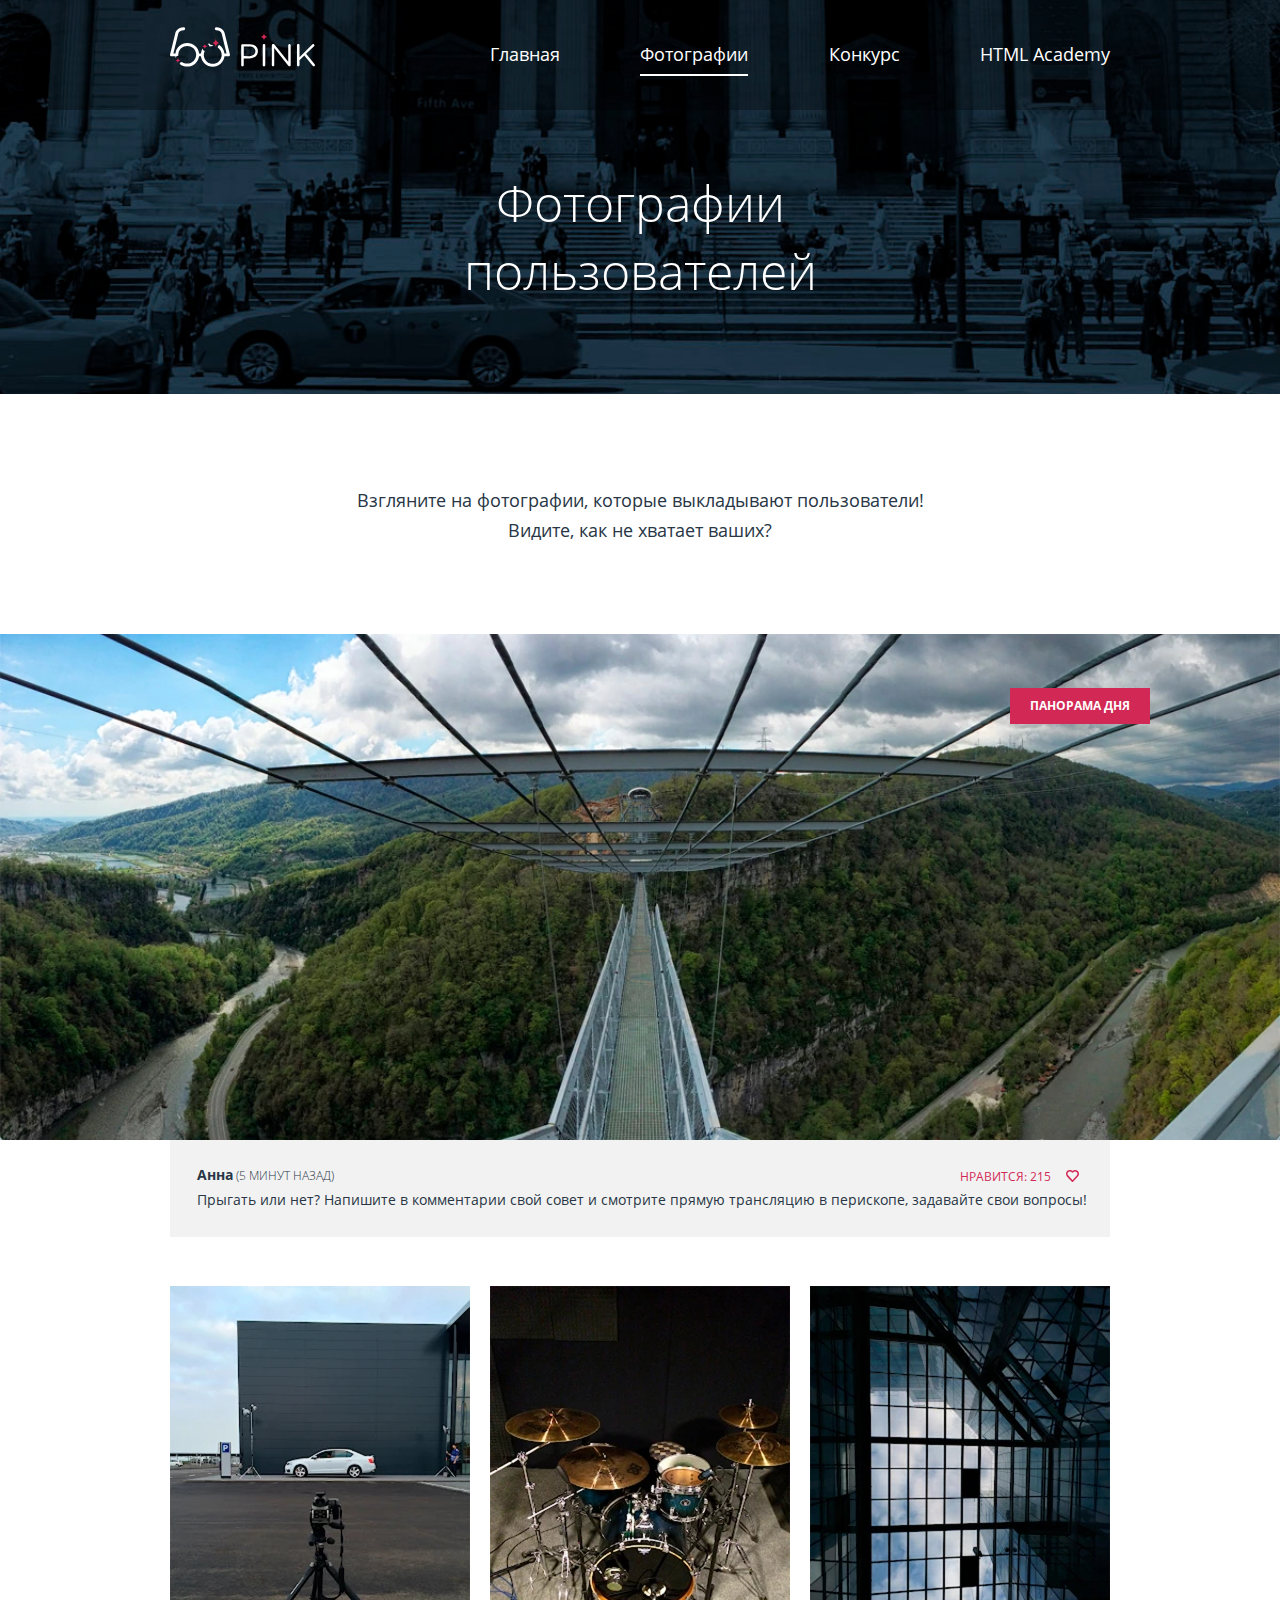
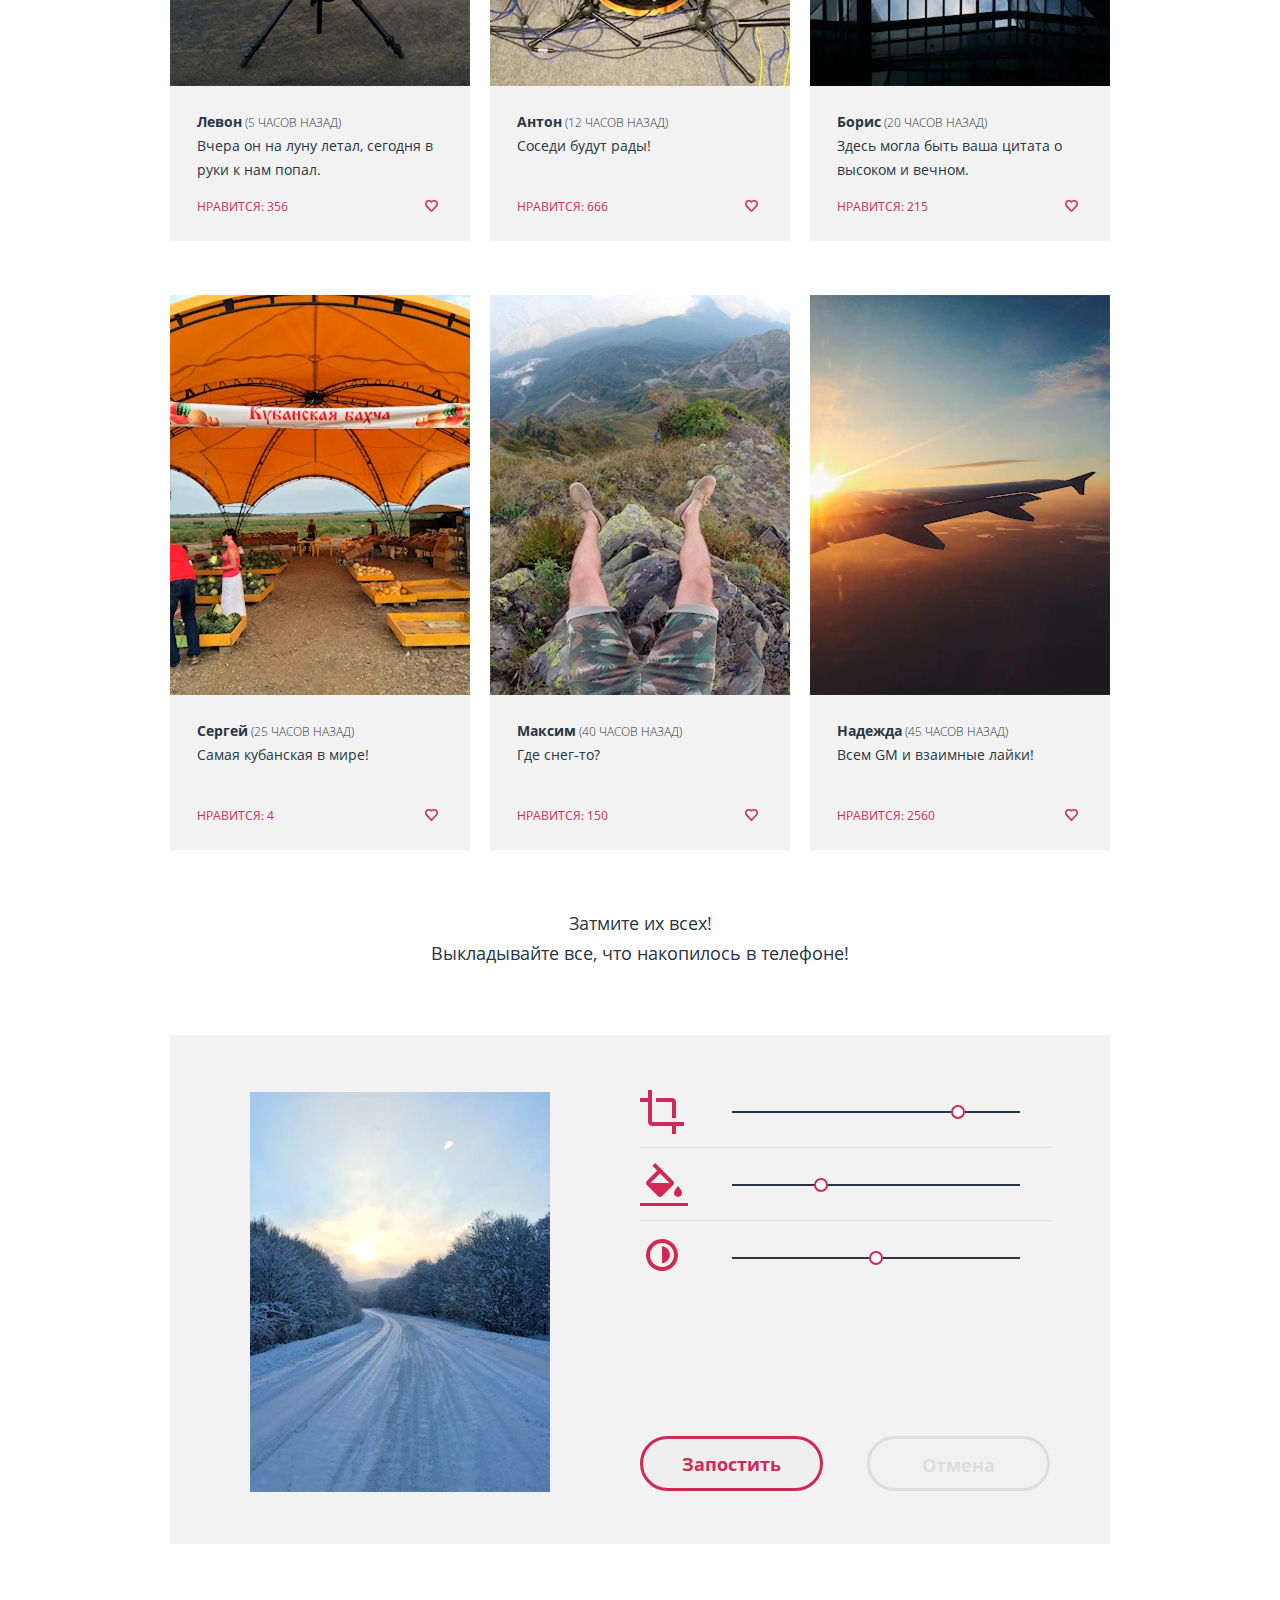
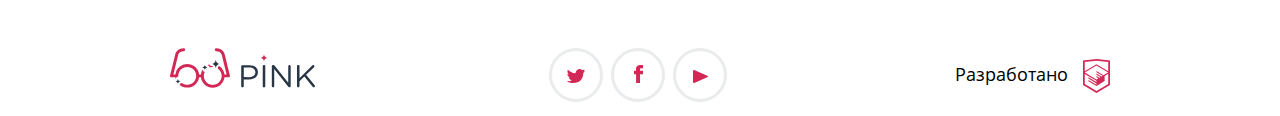
<file: catalog.html>
<!DOCTYPE html><html class="page" lang="ru"><head><meta charset="utf-8"><meta name="viewport" content="width=device-width,initial-scale=1"><title>HTML Academy: Пинк</title><link rel="preload" href="fonts/opensans.woff2" as="font"><link rel="preload" href="fonts/opensansbold.woff2" as="font"><link rel="preload" href="fonts/opensanslight.woff2" as="font"><link rel="stylesheet" href="css/style.min.css"></head><body class="page-body"><svg style="display: none"><symbol viewBox="0 0 44 44" id="icon-size"><path d="M32 28H36V12C36 10.9391 35.5786 9.92172 34.8284 9.17157C34.0783 8.42143 33.0609 8 32 8H16V12H32V28ZM12 32V0H8V8H0V12H8V32C8 33.0609 8.42143 34.0783 9.17157 34.8284C9.92172 35.5786 10.9391 36 12 36H32V44H36V36H44V32H12Z"/></symbol><symbol viewBox="0 0 48 43" id="icon-color"><path d="M33.12 17.88L15.24 0L12.41 2.83L17.17 7.59L6.88 17.88C6.3182 18.4425 6.00264 19.205 6.00264 20C6.00264 20.795 6.3182 21.5575 6.88 22.12L17.88 33.12C18.4425 33.6818 19.205 33.9974 20 33.9974C20.795 33.9974 21.5575 33.6818 22.12 33.12L33.12 22.12C33.6818 21.5575 33.9974 20.795 33.9974 20C33.9974 19.205 33.6818 18.4425 33.12 17.88ZM10.41 20L20 10.42L29.59 20H10.41ZM38 23C38 23 34 27.33 34 30C34 31.0609 34.4214 32.0783 35.1716 32.8284C35.9217 33.5786 36.9391 34 38 34C39.0609 34 40.0783 33.5786 40.8284 32.8284C41.5786 32.0783 42 31.0609 42 30C42 27.33 38 23 38 23Z"/><path d="M48 40H0V43H48V40Z"/></symbol><symbol viewBox="0 0 32 32" id="icon-shadow"><path d="M16 4C18.3734 4 20.6935 4.70379 22.6669 6.02236C24.6402 7.34094 26.1783 9.21509 27.0866 11.4078C27.9948 13.6005 28.2325 16.0133 27.7694 18.3411C27.3064 20.6689 26.1635 22.8071 24.4853 24.4853C22.8071 26.1635 20.6689 27.3064 18.3411 27.7694C16.0133 28.2324 13.6005 27.9948 11.4078 27.0866C9.21509 26.1783 7.34095 24.6402 6.02237 22.6668C4.70379 20.6935 4.00001 18.3734 4.00001 16C4.00001 12.8174 5.26429 9.76515 7.51473 7.51472C9.76516 5.26428 12.8174 4 16 4ZM16 0C12.8355 0 9.74207 0.938384 7.11088 2.69649C4.4797 4.45459 2.42894 6.95345 1.21793 9.87706C0.0069325 12.8007 -0.309921 16.0177 0.307443 19.1214C0.924806 22.2251 2.44866 25.0761 4.6863 27.3137C6.92394 29.5513 9.77487 31.0752 12.8786 31.6926C15.9823 32.3099 19.1993 31.9931 22.1229 30.7821C25.0466 29.5711 27.5454 27.5203 29.3035 24.8891C31.0616 22.2579 32 19.1645 32 16C32 11.7565 30.3143 7.68687 27.3137 4.68629C24.3131 1.68571 20.2435 0 16 0Z"/><path d="M16 24.29C18.1536 24.1422 20.1708 23.1824 21.644 21.6046C23.1172 20.0268 23.9366 17.9486 23.9366 15.79C23.9366 13.6314 23.1172 11.5532 21.644 9.97538C20.1708 8.39759 18.1536 7.43782 16 7.29"/></symbol><symbol viewBox="0 0 18 14" id="icon-twitter"><path d="M11.5641 0.168904C12.2458 -0.0461515 12.9837 -0.0560928 13.6719 0.140507C14.3602 0.337107 14.9633 0.730138 15.3947 1.26319C16.1053 1.05385 16.8055 0.815959 17.5263 0.606617C17.5164 0.925848 17.4299 1.23907 17.2732 1.52372C17.1165 1.80837 16.8935 2.05738 16.6201 2.2528C16.8726 2.27877 17.1281 2.25112 17.3673 2.17197C17.6064 2.09281 17.8228 1.96424 18 1.79606C17.901 2.20987 17.6999 2.59695 17.4123 2.92708C17.1247 3.2572 16.7585 3.52144 16.3421 3.69916C16.095 9.96988 12.9748 14.1662 5.65332 13.9949H5.14874C4.70595 13.9949 0.731121 13.5667 0 12.2441C1.75201 12.4899 3.53888 12.0976 4.98398 11.1498C3.95423 10.8643 2.13158 10.7026 1.82265 8.40934C2.2108 8.54337 2.6321 8.57306 3.03776 8.49498C1.76087 7.70519 0.339817 7.0391 0.422197 4.99327C0.819634 5.29882 1.3269 5.45507 1.84325 5.43098C1.10183 5.20261 -0.24714 2.30989 0.895881 0.825474C2.82151 2.54778 4.86041 4.17493 8.48512 4.3367C8.71167 2.20522 9.68993 0.777896 11.5641 0.168904Z" fill="#D22856"/></symbol><symbol viewBox="0 0 9 18" id="icon-facebook"><path d="M6.50865 3.19324H9V0H6.02076C2.76125 0.171067 1.59862 2.27138 2.07612 5.81626H0V9.15206H2.07612V18H6.02076V9.15206H8.97924V5.81626H6.01038C5.98962 4.81837 5.96886 3.52587 6.50865 3.19324Z" fill="#D22856"/></symbol><symbol viewBox="0 0 15 13" id="icon-youtube"><path d="M1.83356 12.8089C1.64633 12.9278 1.42471 12.9941 1.19626 12.9996C0.967817 13.0051 0.74263 12.9495 0.548717 12.8398C0.354804 12.7301 0.200724 12.571 0.105646 12.3824C0.010569 12.1938 -0.0213097 11.984 0.0139762 11.779V1.22097C-0.0213097 1.01605 0.010569 0.806234 0.105646 0.617628C0.200724 0.429021 0.354804 0.269949 0.548717 0.1602C0.74263 0.0504516 0.967817 -0.00512927 1.19626 0.000372265C1.42471 0.0058738 1.64633 0.0722149 1.83356 0.191142L14.2333 5.69284C15.2556 6.13817 15.2556 6.86183 14.2333 7.30716L1.83356 12.8089Z" fill="#D22856"/></symbol><symbol viewBox="0 0 27 34" id="icon-academy"><path d="M13.6426 0.0157537L13.5 0L0 1.40733V26.0129L13.5 34L27 26.0129V1.40733L13.6426 0.0157537ZM25.2344 25.0151L13.5 31.9573L1.76561 25.0151V14.9293L13.4507 21.8451L13.4701 23.0984L5.45351 18.3548L5.44295 19.5801L13.4894 24.3885L13.5088 25.675L5.46408 20.9174L5.45351 22.1427L13.5 26.9511L21.6239 22.1182V20.8929V16.909L25.2432 14.7595L25.2344 25.0151ZM25.2344 13.4519L22.0147 15.3319L20.5325 16.2071L13.4666 12.0201L13.456 13.2454L19.4957 16.818L19.4429 16.8495L19.3126 16.9247L18.4536 17.4166L13.4666 14.4689L13.456 15.6942L17.3921 18.0222L16.4591 18.6314L16.438 18.6436L13.4666 16.902L13.456 18.1273L15.4029 19.2615L13.4155 20.4483L1.7973 13.5762L13.4349 6.61831L25.2344 13.4519ZM25.2344 12.2266L13.4401 5.31075L1.76561 12.2196V2.9897L13.5 1.76442L25.2344 2.9897V12.2266Z"/></symbol><symbol viewBox="0 0 74 23" id="logo-mobile"><svg width="74" height="23" viewBox="0 0 74 23" xmlns="http://www.w3.org/2000/svg"><path d="M0.00496827 1.54857C0.00487772 1.21254 0.135804 0.889818 0.369742 0.649431C0.60368 0.409043 0.922049 0.27008 1.25676 0.262266H8.39001C13.4469 0.262266 16.7751 2.9645 16.7751 7.39179V7.45162C16.7751 12.2977 12.7415 14.8105 7.97274 14.8105H2.53836V21.611C2.55394 21.7874 2.53277 21.9651 2.47619 22.1329C2.41961 22.3006 2.32887 22.4547 2.20973 22.5854C2.09058 22.716 1.94565 22.8204 1.78416 22.8918C1.62266 22.9631 1.44812 23 1.27166 23C1.0952 23 0.920671 22.9631 0.759173 22.8918C0.597674 22.8204 0.452744 22.716 0.333602 22.5854C0.21446 22.4547 0.123708 22.3006 0.0671295 22.1329C0.0105515 21.9651 -0.0106138 21.7874 0.00496827 21.611V1.54857ZM8.07209 12.5171C11.7778 12.5171 14.2119 10.5228 14.2119 7.53139V7.47156C14.2119 4.26078 11.8175 2.59556 8.25092 2.59556H2.58804V12.4772L8.07209 12.5171Z"/><path d="M21.5935 1.38904C21.5779 1.21262 21.5991 1.03487 21.6556 0.867114C21.7122 0.699353 21.803 0.545245 21.9221 0.414596C22.0412 0.283947 22.1862 0.179616 22.3477 0.108238C22.5092 0.0368607 22.6837 0 22.8602 0C23.0366 0 23.2112 0.0368607 23.3727 0.108238C23.5342 0.179616 23.6791 0.283947 23.7982 0.414596C23.9174 0.545245 24.0081 0.699353 24.0647 0.867114C24.1213 1.03487 24.1425 1.21262 24.1269 1.38904V21.611C24.1425 21.7874 24.1213 21.9651 24.0647 22.1329C24.0081 22.3006 23.9174 22.4548 23.7982 22.5854C23.6791 22.7161 23.5342 22.8204 23.3727 22.8918C23.2112 22.9631 23.0366 23 22.8602 23C22.6837 23 22.5092 22.9631 22.3477 22.8918C22.1862 22.8204 22.0412 22.7161 21.9221 22.5854C21.803 22.4548 21.7122 22.3006 21.6556 22.1329C21.5991 21.9651 21.5779 21.7874 21.5935 21.611V1.38904Z"/><path d="M30.674 1.41895C30.6816 1.08908 30.8163 0.775007 31.0497 0.542621C31.2831 0.310235 31.597 0.177597 31.9258 0.172531H32.2735C32.5316 0.177833 32.7843 0.248188 33.0082 0.377127C33.2322 0.506065 33.4202 0.689448 33.5551 0.910412L47.1559 18.3104V1.35912C47.1559 1.0312 47.2857 0.7167 47.5168 0.484821C47.7478 0.252942 48.0611 0.122673 48.3879 0.122673C48.7146 0.122673 49.0279 0.252942 49.259 0.484821C49.49 0.7167 49.6198 1.0312 49.6198 1.35912V21.6508C49.6252 21.8051 49.5993 21.9589 49.5435 22.1028C49.4878 22.2467 49.4034 22.3777 49.2956 22.4878C49.1877 22.5979 49.0587 22.6848 48.9163 22.7432C48.7739 22.8016 48.6211 22.8303 48.4673 22.8275H48.3382C48.0744 22.8092 47.8184 22.7294 47.5908 22.5944C47.3631 22.4593 47.17 22.2728 47.0268 22.0497L33.1179 4.24085V21.6508C33.1158 21.9722 32.991 22.2805 32.7692 22.5124C32.5474 22.7442 32.2456 22.882 31.9258 22.8973C31.6008 22.892 31.291 22.7581 31.064 22.5246C30.8369 22.2911 30.711 21.9771 30.7137 21.6508V1.41895H30.674Z"/><path d="M55.9384 1.38904C55.9228 1.21262 55.944 1.03487 56.0005 0.867114C56.0571 0.699353 56.1479 0.545245 56.267 0.414596C56.3862 0.283947 56.5311 0.179616 56.6926 0.108238C56.8541 0.0368607 57.0286 0 57.2051 0C57.3815 0 57.5561 0.0368607 57.7176 0.108238C57.8791 0.179616 58.024 0.283947 58.1431 0.414596C58.2623 0.545245 58.353 0.699353 58.4096 0.867114C58.4662 1.03487 58.4874 1.21262 58.4718 1.38904V13.6837L71.2282 0.551443C71.4899 0.279712 71.8455 0.119105 72.2216 0.10273C72.5468 0.115453 72.8548 0.252812 73.0821 0.486531C73.3094 0.72025 73.4388 1.03254 73.4436 1.35912C73.4366 1.52896 73.3961 1.69572 73.3245 1.84975C73.2529 2.00379 73.1516 2.14205 73.0264 2.25655L65.0785 10.1539L73.6523 20.6836C73.8764 20.9441 73.9998 21.2768 74 21.6209C73.9961 21.7933 73.9583 21.9633 73.8887 22.121C73.8191 22.2786 73.719 22.4209 73.5943 22.5395C73.4696 22.6582 73.3228 22.7509 73.1622 22.8123C73.0016 22.8737 72.8305 22.9026 72.6588 22.8973C72.4588 22.8891 72.2639 22.8322 72.0908 22.7314C71.9177 22.6306 71.7716 22.4891 71.6653 22.3189L63.3001 11.859L58.4718 16.7051V21.591C58.4718 21.7573 58.4391 21.922 58.3757 22.0756C58.3123 22.2293 58.2194 22.3689 58.1022 22.4865C57.9851 22.6041 57.846 22.6973 57.6929 22.761C57.5398 22.8246 57.3757 22.8574 57.21 22.8574C57.0443 22.8574 56.8803 22.8246 56.7272 22.761C56.5741 22.6973 56.435 22.6041 56.3179 22.4865C56.2007 22.3689 56.1078 22.2293 56.0443 22.0756C55.9809 21.922 55.9483 21.7573 55.9483 21.591V1.38904H55.9384Z"/></svg></symbol><symbol viewBox="0 0 145 40" id="logo-tablet"><path fill-rule="evenodd" clip-rule="evenodd" d="M53.8917 6.58616L58.9302 27.7312C59.0013 27.9491 59.0184 28.1815 58.98 28.4078C58.9417 28.6341 58.849 28.8472 58.7102 29.0284C58.5715 29.2096 58.3909 29.3532 58.1845 29.4465C57.978 29.5398 57.7522 29.58 57.5268 29.5635H53.5201C52.8298 35.3747 47.9494 39.8784 42.0315 39.8784C36.1136 39.8784 31.2332 35.3747 30.543 29.5635H28.5778C27.8869 35.442 22.9527 40 16.9685 40C10.9742 40 6.0335 35.4266 5.35571 29.5337H1.45014C1.22961 29.5445 1.00974 29.5014 0.808914 29.4082C0.608085 29.315 0.432119 29.1743 0.295711 28.9979C0.159304 28.8214 0.0664152 28.6144 0.0248022 28.3941C-0.0168108 28.1737 -0.00593994 27.9464 0.0565069 27.7312L5.10477 6.58616C5.45562 4.25872 7.63865 0 13.4861 0C13.8738 0 14.2456 0.156518 14.5197 0.435122C14.7939 0.713727 14.9479 1.0916 14.9479 1.4856C14.9479 1.87961 14.7939 2.25748 14.5197 2.53608C14.2456 2.81468 13.8738 2.9712 13.4861 2.9712C8.7789 2.9712 8.04797 6.6654 7.9895 7.07146L3.3408 26.6022H5.37467C6.12089 20.7847 11.0272 16.2918 16.9685 16.2918C22.9066 16.2918 27.8107 20.7798 28.5611 26.5926L30.5587 26.6017C31.3043 20.8518 36.1567 16.4134 42.0315 16.4134C47.9178 16.4134 52.7776 20.8691 53.5086 26.6353V26.5824H55.6459L51.007 7.07146C50.9387 6.6654 50.237 2.9712 45.5104 2.9712C45.1227 2.9712 44.7509 2.81468 44.4767 2.53608C44.2026 2.25748 44.0485 1.87961 44.0485 1.4856C44.0485 1.0916 44.2026 0.713727 44.4767 0.435122C44.7509 0.156518 45.1227 0 45.5104 0C51.3578 0 53.5408 4.25872 53.8917 6.58616ZM25.6722 29.5635C25.7448 29.1018 25.7825 28.6283 25.7825 28.1459C25.7825 27.6164 25.7371 27.0977 25.65 26.5935C24.9252 22.3982 21.3141 19.2097 16.9685 19.2097C12.6203 19.2097 9.00753 22.402 8.28571 26.601C8.19945 27.1028 8.15447 27.619 8.15447 28.1459C8.15447 28.6205 8.19096 29.0864 8.26125 29.541C8.92191 33.8136 12.5687 37.0821 16.9685 37.0821C21.3605 37.0821 25.0023 33.8251 25.6722 29.5635ZM50.6138 29.5635C50.6874 29.102 50.7256 28.6285 50.7256 28.1459C50.7256 23.2777 46.8331 19.3313 42.0315 19.3313C37.2299 19.3313 33.3374 23.2777 33.3374 28.1459C33.3374 28.6285 33.3756 29.102 33.4492 29.5635C34.118 33.7577 37.7058 36.9605 42.0315 36.9605C46.3572 36.9605 49.945 33.7577 50.6138 29.5635Z"/><path d="M71.005 18.5486C71.0049 18.2125 71.1358 17.8898 71.3697 17.6494C71.6037 17.409 71.9221 17.2701 72.2568 17.2623H79.39C84.4469 17.2623 87.7751 19.9645 87.7751 24.3918V24.4516C87.7751 29.2977 83.7415 31.8105 78.9727 31.8105H73.5384V38.611C73.5539 38.7874 73.5328 38.9651 73.4762 39.1329C73.4196 39.3006 73.3289 39.4547 73.2097 39.5854C73.0906 39.716 72.9457 39.8204 72.7842 39.8918C72.6227 39.9631 72.4481 40 72.2717 40C72.0952 40 71.9207 39.9631 71.7592 39.8918C71.5977 39.8204 71.4527 39.716 71.3336 39.5854C71.2145 39.4547 71.1237 39.3006 71.0671 39.1329C71.0106 38.9651 70.9894 38.7874 71.005 38.611V18.5486ZM79.0721 29.5171C82.7778 29.5171 85.2119 27.5228 85.2119 24.5314V24.4716C85.2119 21.2608 82.8175 19.5956 79.2509 19.5956H73.588V29.4772L79.0721 29.5171Z"/><path d="M92.5935 18.389C92.5779 18.2126 92.5991 18.0349 92.6556 17.8671C92.7122 17.6994 92.803 17.5452 92.9221 17.4146C93.0412 17.2839 93.1862 17.1796 93.3477 17.1082C93.5092 17.0369 93.6837 17 93.8602 17C94.0366 17 94.2112 17.0369 94.3727 17.1082C94.5342 17.1796 94.6791 17.2839 94.7982 17.4146C94.9174 17.5452 95.0081 17.6994 95.0647 17.8671C95.1213 18.0349 95.1424 18.2126 95.1269 18.389V38.611C95.1424 38.7874 95.1213 38.9651 95.0647 39.1329C95.0081 39.3006 94.9174 39.4548 94.7982 39.5854C94.6791 39.7161 94.5342 39.8204 94.3727 39.8918C94.2112 39.9631 94.0366 40 93.8602 40C93.6837 40 93.5092 39.9631 93.3477 39.8918C93.1862 39.8204 93.0412 39.7161 92.9221 39.5854C92.803 39.4548 92.7122 39.3006 92.6556 39.1329C92.5991 38.9651 92.5779 38.7874 92.5935 38.611V18.389Z"/><path d="M101.674 18.419C101.682 18.0891 101.816 17.775 102.05 17.5426C102.283 17.3102 102.597 17.1776 102.926 17.1725H103.273C103.532 17.1778 103.784 17.2482 104.008 17.3771C104.232 17.5061 104.42 17.6894 104.555 17.9104L118.156 35.3104V18.3591C118.156 18.0312 118.286 17.7167 118.517 17.4848C118.748 17.2529 119.061 17.1227 119.388 17.1227C119.715 17.1227 120.028 17.2529 120.259 17.4848C120.49 17.7167 120.62 18.0312 120.62 18.3591V38.6508C120.625 38.8051 120.599 38.9589 120.544 39.1028C120.488 39.2467 120.403 39.3777 120.296 39.4878C120.188 39.5979 120.059 39.6848 119.916 39.7432C119.774 39.8016 119.621 39.8303 119.467 39.8275H119.338C119.074 39.8092 118.818 39.7294 118.591 39.5944C118.363 39.4594 118.17 39.2728 118.027 39.0497L104.118 21.2408V38.6508C104.116 38.9722 103.991 39.2805 103.769 39.5124C103.547 39.7442 103.246 39.882 102.926 39.8973C102.601 39.892 102.291 39.7581 102.064 39.5246C101.837 39.2911 101.711 38.9771 101.714 38.6508V18.419H101.674Z"/><path d="M126.938 18.389C126.923 18.2126 126.944 18.0349 127.001 17.8671C127.057 17.6994 127.148 17.5452 127.267 17.4146C127.386 17.2839 127.531 17.1796 127.693 17.1082C127.854 17.0369 128.029 17 128.205 17C128.382 17 128.556 17.0369 128.718 17.1082C128.879 17.1796 129.024 17.2839 129.143 17.4146C129.262 17.5452 129.353 17.6994 129.41 17.8671C129.466 18.0349 129.487 18.2126 129.472 18.389V30.6837L142.228 17.5514C142.49 17.2797 142.845 17.1191 143.222 17.1027C143.547 17.1155 143.855 17.2528 144.082 17.4865C144.309 17.7202 144.439 18.0325 144.444 18.3591C144.437 18.529 144.396 18.6957 144.325 18.8498C144.253 19.0038 144.152 19.1421 144.026 19.2565L136.078 27.1539L144.652 37.6836C144.876 37.9441 145 38.2768 145 38.6209C144.996 38.7933 144.958 38.9633 144.889 39.121C144.819 39.2786 144.719 39.4209 144.594 39.5395C144.47 39.6582 144.323 39.7509 144.162 39.8123C144.002 39.8737 143.831 39.9026 143.659 39.8973C143.459 39.8891 143.264 39.8322 143.091 39.7314C142.918 39.6306 142.772 39.4891 142.665 39.3189L134.3 28.859L129.472 33.7051V38.591C129.472 38.7573 129.439 38.922 129.376 39.0756C129.312 39.2293 129.219 39.3689 129.102 39.4865C128.985 39.6041 128.846 39.6973 128.693 39.761C128.54 39.8246 128.376 39.8574 128.21 39.8574C128.044 39.8574 127.88 39.8246 127.727 39.761C127.574 39.6973 127.435 39.6041 127.318 39.4865C127.201 39.3689 127.108 39.2293 127.044 39.0756C126.981 38.922 126.948 38.7573 126.948 38.591V18.389H126.938Z"/></symbol><symbol viewBox="0 0 147 40" id="logo-desktop"><path d="M72.1933 18.4249C72.1932 18.0921 72.3255 17.7726 72.562 17.5345C72.7985 17.2965 73.1204 17.1589 73.4588 17.1511H80.6703C85.7826 17.1511 89.1473 19.827 89.1473 24.211V24.2703C89.1473 29.069 85.0695 31.5573 80.2484 31.5573H74.7544V38.2913C74.7702 38.466 74.7488 38.6421 74.6916 38.8082C74.6344 38.9743 74.5426 39.1269 74.4222 39.2563C74.3017 39.3856 74.1552 39.489 73.992 39.5596C73.8287 39.6303 73.6522 39.6668 73.4738 39.6668C73.2954 39.6668 73.119 39.6303 72.9557 39.5596C72.7925 39.489 72.6459 39.3856 72.5255 39.2563C72.405 39.1269 72.3133 38.9743 72.2561 38.8082C72.1989 38.6421 72.1775 38.466 72.1933 38.2913V18.4249ZM80.3489 29.2863C84.0952 29.2863 86.556 27.3115 86.556 24.3493V24.29C86.556 21.1106 84.1354 19.4616 80.5297 19.4616H74.8047V29.2468L80.3489 29.2863Z"/><path d="M94.0186 18.2669C94.0028 18.0922 94.0242 17.9162 94.0814 17.7501C94.1386 17.5839 94.2304 17.4313 94.3508 17.302C94.4713 17.1726 94.6178 17.0693 94.781 16.9986C94.9443 16.9279 95.1208 16.8914 95.2992 16.8914C95.4776 16.8914 95.654 16.9279 95.8173 16.9986C95.9806 17.0693 96.1271 17.1726 96.2475 17.302C96.368 17.4313 96.4597 17.5839 96.5169 17.7501C96.5741 17.9162 96.5955 18.0922 96.5798 18.2669V38.2913C96.5955 38.466 96.5741 38.642 96.5169 38.8082C96.4597 38.9743 96.368 39.1269 96.2475 39.2563C96.1271 39.3856 95.9806 39.489 95.8173 39.5596C95.654 39.6303 95.4776 39.6668 95.2992 39.6668C95.1208 39.6668 94.9443 39.6303 94.781 39.5596C94.6178 39.489 94.4713 39.3856 94.3508 39.2563C94.2304 39.1269 94.1386 38.9743 94.0814 38.8082C94.0242 38.642 94.0028 38.466 94.0186 38.2913V18.2669Z"/><path d="M103.199 18.2965C103.206 17.9699 103.343 17.6588 103.579 17.4287C103.815 17.1986 104.132 17.0673 104.464 17.0623H104.816C105.077 17.0675 105.332 17.1372 105.559 17.2649C105.785 17.3925 105.975 17.5741 106.111 17.7929L119.862 35.0231V18.2373C119.862 17.9125 119.993 17.6011 120.226 17.3715C120.46 17.1419 120.777 17.0129 121.107 17.0129C121.437 17.0129 121.754 17.1419 121.988 17.3715C122.221 17.6011 122.352 17.9125 122.352 18.2373V38.3308C122.358 38.4836 122.332 38.6359 122.275 38.7784C122.219 38.9209 122.134 39.0506 122.025 39.1596C121.916 39.2687 121.785 39.3547 121.641 39.4125C121.497 39.4704 121.343 39.4987 121.187 39.496H121.057C120.79 39.4779 120.531 39.3989 120.301 39.2652C120.071 39.1314 119.876 38.9468 119.731 38.7258L105.67 21.0908V38.3308C105.667 38.6491 105.541 38.9544 105.317 39.184C105.093 39.4135 104.788 39.5499 104.464 39.5651C104.136 39.5599 103.823 39.4272 103.593 39.1961C103.363 38.9649 103.236 38.6539 103.239 38.3308V18.2965H103.199Z"/><path d="M128.74 18.2669C128.724 18.0922 128.746 17.9162 128.803 17.7501C128.86 17.5839 128.952 17.4313 129.072 17.302C129.193 17.1726 129.339 17.0693 129.503 16.9986C129.666 16.9279 129.842 16.8914 130.021 16.8914C130.199 16.8914 130.376 16.9279 130.539 16.9986C130.702 17.0693 130.849 17.1726 130.969 17.302C131.09 17.4313 131.181 17.5839 131.239 17.7501C131.296 17.9162 131.317 18.0922 131.301 18.2669V30.4415L144.198 17.4375C144.462 17.1684 144.822 17.0094 145.202 16.9931C145.531 17.0057 145.842 17.1418 146.072 17.3732C146.302 17.6046 146.433 17.9139 146.438 18.2373C146.43 18.4054 146.39 18.5706 146.317 18.7231C146.245 18.8756 146.142 19.0125 146.016 19.1259L137.981 26.9461L146.648 37.3731C146.875 37.631 147 37.9604 147 38.3012C146.996 38.472 146.958 38.6402 146.887 38.7964C146.817 38.9525 146.716 39.0934 146.59 39.2109C146.464 39.3284 146.315 39.4202 146.153 39.481C145.991 39.5418 145.818 39.5703 145.644 39.5651C145.442 39.557 145.245 39.5006 145.07 39.4008C144.895 39.3011 144.747 39.1609 144.64 38.9924L136.183 28.6346L131.301 33.4333V38.2716C131.301 38.4363 131.268 38.5993 131.204 38.7515C131.14 38.9036 131.046 39.0419 130.928 39.1583C130.809 39.2747 130.669 39.3671 130.514 39.4301C130.359 39.4932 130.193 39.5256 130.026 39.5256C129.858 39.5256 129.692 39.4932 129.538 39.4301C129.383 39.3671 129.242 39.2747 129.124 39.1583C129.005 39.0419 128.911 38.9036 128.847 38.7515C128.783 38.5993 128.75 38.4363 128.75 38.2716V18.2669H128.74Z"/><path d="M98.9401 9.74563C97.9749 9.74563 97.0491 9.36936 96.3656 8.69932C95.6822 8.02927 95.2969 7.12014 95.2942 6.17125C95.2942 7.11923 94.9111 8.02839 94.2293 8.69872C93.5474 9.36905 92.6226 9.74563 91.6583 9.74563C92.6235 9.74825 93.5483 10.127 94.2299 10.7989C94.9115 11.4708 95.2942 12.381 95.2942 13.3299C95.2969 12.3801 95.6818 11.4699 96.365 10.7983C97.0482 10.1267 97.974 9.74824 98.9401 9.74563Z" fill="#D22856"/><path d="M43.287 19.0667C43.5381 19.0667 43.7792 19.0667 44.0202 19.0667C43.8019 18.6988 43.4897 18.3933 43.1145 18.1803C42.7393 17.9673 42.3141 17.8542 41.8809 17.8522C41.4627 17.8519 41.055 17.7233 40.7147 17.4843C40.3745 17.2454 40.1185 16.908 39.9826 16.5192C39.2588 16.7245 38.5561 16.9955 37.8834 17.3289H38.0743C38.607 17.3289 39.118 17.5369 39.4947 17.9073C39.8714 18.2776 40.083 18.7799 40.083 19.3037C40.088 19.399 40.088 19.4946 40.083 19.59C41.109 19.2225 42.1953 19.0451 43.287 19.0667Z"/><path d="M60.7332 27.6472L55.5406 6.56621C55.179 4.24582 52.9291 0 46.9028 0C46.5033 0 46.1201 0.156044 45.8375 0.433804C45.555 0.711564 45.3962 1.08829 45.3962 1.4811C45.3962 1.87391 45.555 2.25063 45.8375 2.52839C46.1201 2.80615 46.5033 2.9622 46.9028 2.9622C51.7741 2.9622 52.4973 6.6452 52.5676 7.05003L57.3484 26.5018H55.2493C55.0321 24.805 54.4439 23.1744 53.525 21.7222C52.6061 20.2701 51.3783 19.0307 49.926 18.0892C49.4712 18.2774 49.0829 18.5932 48.8096 18.9971C48.5363 19.401 48.3901 19.8751 48.3893 20.3602C48.3948 20.4457 48.3948 20.5314 48.3893 20.6169C49.6107 21.4404 50.6131 22.5401 51.3122 23.8236C52.0113 25.1072 52.3867 26.537 52.4069 27.9928C52.4008 28.4894 52.3538 28.9847 52.2663 29.4739C51.9375 31.5714 50.8559 33.484 49.2173 34.8657C47.5786 36.2474 45.4911 37.007 43.3322 37.007C41.1734 37.007 39.0859 36.2474 37.4472 34.8657C35.8086 33.484 34.727 31.5714 34.3982 29.4739C34.3107 28.9847 34.2636 28.4894 34.2576 27.9928C34.2733 26.6229 34.5993 25.2737 35.2118 24.0432C34.7037 24.0081 34.2282 23.7847 33.8814 23.4181C33.5346 23.0515 33.3424 22.569 33.3436 22.0684C33.3453 21.889 33.277 21.7159 33.1528 21.5846C32.181 23.0752 31.5662 24.7633 31.3549 26.5215H29.4868C29.1663 23.6174 27.7658 20.9319 25.5542 18.9809C23.3427 17.0298 20.4759 15.9507 17.5044 15.9507C14.5329 15.9507 11.6662 17.0298 9.45463 18.9809C7.24307 20.9319 5.84259 23.6174 5.5221 26.5215H3.44302L8.23394 7.05003C8.29421 6.6452 9.0475 2.9622 13.8987 2.9622C14.2983 2.9622 14.6815 2.80615 14.964 2.52839C15.2465 2.25063 15.4053 1.87391 15.4053 1.4811C15.4053 1.08829 15.2465 0.711564 14.964 0.433804C14.6815 0.156044 14.2983 0 13.8987 0C7.87236 0 5.62254 4.24582 5.26096 6.56621L0.0582358 27.6472C-0.00612168 27.8617 -0.0173251 28.0883 0.0255611 28.308C0.0684473 28.5277 0.164178 28.7341 0.304759 28.91C0.44534 29.0859 0.62669 29.2262 0.833664 29.3191C1.04064 29.4121 1.26723 29.455 1.49451 29.4443H5.51206C5.59378 30.055 5.72135 30.659 5.89372 31.2512C5.95717 31.1429 5.99172 31.0206 5.99416 30.8957C5.99416 30.372 6.2058 29.8697 6.58252 29.4993C6.95923 29.129 7.47017 28.9209 8.00293 28.9209C8.16603 28.9231 8.32812 28.9463 8.48504 28.99C8.44128 28.6461 8.41781 28.2999 8.41473 27.9533C8.41742 27.4569 8.46109 26.9616 8.5453 26.4722C8.86708 24.3679 9.94627 22.4469 11.5867 21.0586C13.2271 19.6702 15.3198 18.9066 17.4843 18.9066C19.6489 18.9066 21.7416 19.6702 23.382 21.0586C25.0224 22.4469 26.1016 24.3679 26.4234 26.4722C26.5076 26.9616 26.5513 27.4569 26.554 27.9533C26.5382 30.3054 25.5807 32.5567 23.8889 34.2199C22.1971 35.8831 19.907 36.8243 17.5145 36.8399C15.5563 36.8663 13.6424 36.2668 12.0607 35.1317C11.6982 35.4412 11.235 35.6128 10.755 35.6155C10.5569 35.6181 10.3679 35.6973 10.2288 35.8359C10.0897 35.9745 10.0117 36.1613 10.0117 36.356C10.009 36.6321 9.94739 36.9046 9.83092 37.1558C11.9797 38.9066 14.6835 39.8636 17.4743 39.8613C20.4223 39.8738 23.2728 38.8236 25.4864 36.9095C27.7 34.9953 29.1232 32.35 29.4868 29.4739H31.3147C31.6456 32.3691 33.0499 35.0431 35.2593 36.9848C37.4688 38.9266 40.3285 40 43.2921 40C46.2557 40 49.1154 38.9266 51.3248 36.9848C53.5343 35.0431 54.9385 32.3691 55.2694 29.4739H59.2869C59.5191 29.4904 59.7519 29.4503 59.9647 29.3573C60.1774 29.2642 60.3635 29.121 60.5065 28.9404C60.6495 28.7598 60.7451 28.5473 60.7846 28.3217C60.8241 28.0961 60.8065 27.8645 60.7332 27.6472Z"/><path d="M50.9203 15.9169C50.3273 15.9182 49.7398 15.8045 49.1915 15.5822C48.6432 15.36 48.1448 15.0337 47.725 14.6219C47.3052 14.21 46.9721 13.7209 46.7448 13.1823C46.5176 12.6438 46.4006 12.0665 46.4006 11.4835C46.3979 12.6602 45.9206 13.7878 45.0733 14.619C44.2259 15.4501 43.0778 15.9169 41.8809 15.9169C43.0788 15.9195 44.2268 16.3885 45.0739 17.2212C45.9209 18.0539 46.3979 19.1825 46.4006 20.3602C46.4006 19.1817 46.8768 18.0516 47.7244 17.2183C48.572 16.385 49.7216 15.9169 50.9203 15.9169Z" fill="#D22856"/><path d="M38.0743 19.3826C37.3417 19.3826 36.6392 19.0966 36.1212 18.5873C35.6032 18.0781 35.3122 17.3875 35.3122 16.6673C35.3122 17.3857 35.0226 18.0749 34.5068 18.5839C33.9909 19.0928 33.291 19.38 32.5602 19.3826C33.2901 19.3826 33.99 19.6677 34.5062 20.1751C35.0223 20.6824 35.3122 21.3706 35.3122 22.0881C35.3149 21.3697 35.607 20.6816 36.1247 20.1745C36.6424 19.6674 37.3435 19.3826 38.0743 19.3826Z" fill="#D22856"/><path d="M10.7851 33.6407C10.0561 33.6355 9.35868 33.3471 8.84503 32.8384C8.33138 32.3298 8.04314 31.6421 8.04316 30.9253C8.04316 31.6438 7.75354 32.333 7.23772 32.8419C6.7219 33.3508 6.02194 33.6381 5.29114 33.6407C6.02194 33.6433 6.7219 33.9305 7.23772 34.4395C7.75354 34.9484 8.04316 35.6376 8.04316 36.356C8.04314 35.6393 8.33138 34.9516 8.84503 34.4429C9.35868 33.9343 10.0561 33.6459 10.7851 33.6407Z" fill="#D22856"/></symbol><symbol viewBox="0 0 145 40" id="logo-mobile-footer"><path d="M71.005 18.5486C71.0049 18.2125 71.1358 17.8898 71.3697 17.6494C71.6037 17.409 71.922 17.2701 72.2568 17.2623H79.39C84.4469 17.2623 87.7751 19.9645 87.7751 24.3918V24.4516C87.7751 29.2977 83.7415 31.8105 78.9727 31.8105H73.5384V38.611C73.5539 38.7874 73.5328 38.9651 73.4762 39.1329C73.4196 39.3006 73.3289 39.4547 73.2097 39.5854C73.0906 39.716 72.9457 39.8204 72.7842 39.8918C72.6227 39.9631 72.4481 40 72.2717 40C72.0952 40 71.9207 39.9631 71.7592 39.8918C71.5977 39.8204 71.4527 39.716 71.3336 39.5854C71.2145 39.4547 71.1237 39.3006 71.0671 39.1329C71.0106 38.9651 70.9894 38.7874 71.005 38.611V18.5486ZM79.0721 29.5171C82.7778 29.5171 85.2119 27.5228 85.2119 24.5314V24.4716C85.2119 21.2608 82.8175 19.5956 79.2509 19.5956H73.588V29.4772L79.0721 29.5171Z"/><path d="M92.5935 18.389C92.5779 18.2126 92.5991 18.0349 92.6556 17.8671C92.7122 17.6994 92.803 17.5452 92.9221 17.4146C93.0412 17.2839 93.1862 17.1796 93.3477 17.1082C93.5092 17.0369 93.6837 17 93.8602 17C94.0366 17 94.2112 17.0369 94.3727 17.1082C94.5342 17.1796 94.6791 17.2839 94.7982 17.4146C94.9174 17.5452 95.0081 17.6994 95.0647 17.8671C95.1213 18.0349 95.1425 18.2126 95.1269 18.389V38.611C95.1425 38.7874 95.1213 38.9651 95.0647 39.1329C95.0081 39.3006 94.9174 39.4548 94.7982 39.5854C94.6791 39.7161 94.5342 39.8204 94.3727 39.8918C94.2112 39.9631 94.0366 40 93.8602 40C93.6837 40 93.5092 39.9631 93.3477 39.8918C93.1862 39.8204 93.0412 39.7161 92.9221 39.5854C92.803 39.4548 92.7122 39.3006 92.6556 39.1329C92.5991 38.9651 92.5779 38.7874 92.5935 38.611V18.389Z"/><path d="M101.674 18.419C101.682 18.0891 101.816 17.775 102.05 17.5426C102.283 17.3102 102.597 17.1776 102.926 17.1725H103.273C103.532 17.1778 103.784 17.2482 104.008 17.3771C104.232 17.5061 104.42 17.6894 104.555 17.9104L118.156 35.3104V18.3591C118.156 18.0312 118.286 17.7167 118.517 17.4848C118.748 17.2529 119.061 17.1227 119.388 17.1227C119.715 17.1227 120.028 17.2529 120.259 17.4848C120.49 17.7167 120.62 18.0312 120.62 18.3591V38.6508C120.625 38.8051 120.599 38.9589 120.544 39.1028C120.488 39.2467 120.403 39.3777 120.296 39.4878C120.188 39.5979 120.059 39.6848 119.916 39.7432C119.774 39.8016 119.621 39.8303 119.467 39.8275H119.338C119.074 39.8092 118.818 39.7294 118.591 39.5944C118.363 39.4593 118.17 39.2728 118.027 39.0497L104.118 21.2408V38.6508C104.116 38.9722 103.991 39.2805 103.769 39.5124C103.547 39.7442 103.246 39.882 102.926 39.8973C102.601 39.892 102.291 39.7581 102.064 39.5246C101.837 39.2911 101.711 38.9771 101.714 38.6508V18.419H101.674Z"/><path d="M126.938 18.389C126.923 18.2126 126.944 18.0349 127.001 17.8671C127.057 17.6994 127.148 17.5452 127.267 17.4146C127.386 17.2839 127.531 17.1796 127.693 17.1082C127.854 17.0369 128.029 17 128.205 17C128.382 17 128.556 17.0369 128.718 17.1082C128.879 17.1796 129.024 17.2839 129.143 17.4146C129.262 17.5452 129.353 17.6994 129.41 17.8671C129.466 18.0349 129.487 18.2126 129.472 18.389V30.6837L142.228 17.5514C142.49 17.2797 142.845 17.1191 143.222 17.1027C143.547 17.1155 143.855 17.2528 144.082 17.4865C144.309 17.7202 144.439 18.0325 144.444 18.3591C144.437 18.529 144.396 18.6957 144.325 18.8498C144.253 19.0038 144.152 19.1421 144.026 19.2565L136.078 27.1539L144.652 37.6836C144.876 37.9441 145 38.2768 145 38.6209C144.996 38.7933 144.958 38.9633 144.889 39.121C144.819 39.2786 144.719 39.4209 144.594 39.5395C144.47 39.6582 144.323 39.7509 144.162 39.8123C144.002 39.8737 143.831 39.9026 143.659 39.8973C143.459 39.8891 143.264 39.8322 143.091 39.7314C142.918 39.6306 142.772 39.4891 142.665 39.3189L134.3 28.859L129.472 33.7051V38.591C129.472 38.7573 129.439 38.922 129.376 39.0756C129.312 39.2293 129.219 39.3689 129.102 39.4865C128.985 39.6041 128.846 39.6973 128.693 39.761C128.54 39.8246 128.376 39.8574 128.21 39.8574C128.044 39.8574 127.88 39.8246 127.727 39.761C127.574 39.6973 127.435 39.6041 127.318 39.4865C127.201 39.3689 127.108 39.2293 127.044 39.0756C126.981 38.922 126.948 38.7573 126.948 38.591V18.389H126.938Z"/><path fill-rule="evenodd" clip-rule="evenodd" d="M53.8917 6.58616L58.9302 27.7312C59.0013 27.9491 59.0184 28.1815 58.98 28.4078C58.9417 28.6341 58.849 28.8472 58.7102 29.0284C58.5715 29.2096 58.3909 29.3532 58.1845 29.4465C57.978 29.5398 57.7522 29.58 57.5268 29.5635H53.5201C52.8298 35.3747 47.9494 39.8784 42.0315 39.8784C36.1136 39.8784 31.2332 35.3747 30.543 29.5635H28.5778C27.8869 35.442 22.9527 40 16.9685 40C10.9742 40 6.0335 35.4266 5.35571 29.5337H1.45014C1.22961 29.5445 1.00974 29.5014 0.808914 29.4082C0.608085 29.315 0.432119 29.1743 0.295711 28.9979C0.159304 28.8214 0.0664152 28.6144 0.0248022 28.3941C-0.0168108 28.1737 -0.00593994 27.9464 0.0565069 27.7312L5.10477 6.58616C5.45562 4.25872 7.63865 0 13.4861 0C13.8738 0 14.2456 0.156518 14.5197 0.435122C14.7939 0.713727 14.9479 1.0916 14.9479 1.4856C14.9479 1.87961 14.7939 2.25748 14.5197 2.53608C14.2456 2.81468 13.8738 2.9712 13.4861 2.9712C8.7789 2.9712 8.04797 6.6654 7.9895 7.07146L3.3408 26.6022H5.37467C6.12089 20.7847 11.0272 16.2918 16.9685 16.2918C22.9066 16.2918 27.8107 20.7798 28.5611 26.5926L30.5587 26.6017C31.3043 20.8518 36.1567 16.4134 42.0315 16.4134C47.9178 16.4134 52.7776 20.8691 53.5086 26.6353V26.5824H55.6459L51.007 7.07146C50.9387 6.6654 50.237 2.9712 45.5104 2.9712C45.1227 2.9712 44.7509 2.81468 44.4767 2.53608C44.2026 2.25748 44.0485 1.87961 44.0485 1.4856C44.0485 1.0916 44.2026 0.713727 44.4767 0.435122C44.7509 0.156518 45.1227 0 45.5104 0C51.3578 0 53.5408 4.25872 53.8917 6.58616ZM25.6722 29.5635C25.7448 29.1018 25.7825 28.6283 25.7825 28.1459C25.7825 27.6164 25.7371 27.0977 25.65 26.5935C24.9252 22.3982 21.3141 19.2097 16.9685 19.2097C12.6203 19.2097 9.00753 22.402 8.28571 26.601C8.19945 27.1028 8.15447 27.619 8.15447 28.1459C8.15447 28.6205 8.19096 29.0864 8.26125 29.541C8.92191 33.8136 12.5687 37.0821 16.9685 37.0821C21.3605 37.0821 25.0023 33.8251 25.6722 29.5635ZM50.6138 29.5635C50.6874 29.102 50.7256 28.6285 50.7256 28.1459C50.7256 23.2777 46.8331 19.3313 42.0315 19.3313C37.2299 19.3313 33.3374 23.2777 33.3374 28.1459C33.3374 28.6285 33.3756 29.102 33.4492 29.5635C34.118 33.7577 37.7058 36.9605 42.0315 36.9605C46.3572 36.9605 49.945 33.7577 50.6138 29.5635Z" fill="#D22856"/></symbol><symbol viewBox="0 0 147 40" id="logo-desktop-footer"><path d="M72.1933 18.4251C72.1932 18.0924 72.3255 17.7728 72.562 17.5348C72.7985 17.2967 73.1204 17.1591 73.4588 17.1514H80.6703C85.7826 17.1514 89.1473 19.8272 89.1473 24.2113V24.2705C89.1473 29.0693 85.0695 31.5575 80.2484 31.5575H74.7544V38.2916C74.7702 38.4663 74.7488 38.6423 74.6916 38.8084C74.6344 38.9745 74.5426 39.1271 74.4222 39.2565C74.3017 39.3859 74.1552 39.4892 73.992 39.5599C73.8287 39.6306 73.6522 39.6671 73.4738 39.6671C73.2954 39.6671 73.119 39.6306 72.9557 39.5599C72.7925 39.4892 72.6459 39.3859 72.5255 39.2565C72.405 39.1271 72.3133 38.9745 72.2561 38.8084C72.1989 38.6423 72.1775 38.4663 72.1933 38.2916V18.4251ZM80.3489 29.2865C84.0952 29.2865 86.556 27.3117 86.556 24.3495V24.2903C86.556 21.1108 84.1354 19.4619 80.5297 19.4619H74.8047V29.247L80.3489 29.2865Z"/><path d="M94.0186 18.2671C94.0028 18.0924 94.0242 17.9164 94.0814 17.7502C94.1386 17.5841 94.2304 17.4315 94.3508 17.3021C94.4713 17.1728 94.6178 17.0695 94.781 16.9988C94.9443 16.9281 95.1208 16.8916 95.2992 16.8916C95.4776 16.8916 95.654 16.9281 95.8173 16.9988C95.9806 17.0695 96.1271 17.1728 96.2475 17.3021C96.368 17.4315 96.4597 17.5841 96.5169 17.7502C96.5741 17.9164 96.5955 18.0924 96.5798 18.2671V38.2915C96.5955 38.4662 96.5741 38.6422 96.5169 38.8084C96.4597 38.9745 96.368 39.1271 96.2475 39.2565C96.1271 39.3858 95.9806 39.4891 95.8173 39.5598C95.654 39.6305 95.4776 39.667 95.2992 39.667C95.1208 39.667 94.9443 39.6305 94.781 39.5598C94.6178 39.4891 94.4713 39.3858 94.3508 39.2565C94.2304 39.1271 94.1386 38.9745 94.0814 38.8084C94.0242 38.6422 94.0028 38.4662 94.0186 38.2915V18.2671Z"/><path d="M103.199 18.2963C103.206 17.9697 103.343 17.6587 103.579 17.4285C103.815 17.1984 104.132 17.0671 104.464 17.0621H104.816C105.077 17.0673 105.332 17.137 105.559 17.2647C105.785 17.3923 105.975 17.5739 106.111 17.7927L119.862 35.0229V18.2371C119.862 17.9123 119.993 17.6009 120.226 17.3713C120.46 17.1417 120.777 17.0127 121.107 17.0127C121.437 17.0127 121.754 17.1417 121.988 17.3713C122.221 17.6009 122.352 17.9123 122.352 18.2371V38.3306C122.358 38.4834 122.332 38.6357 122.275 38.7782C122.219 38.9207 122.134 39.0504 122.025 39.1594C121.916 39.2685 121.785 39.3545 121.641 39.4123C121.497 39.4702 121.343 39.4986 121.187 39.4958H121.057C120.79 39.4777 120.531 39.3987 120.301 39.265C120.071 39.1313 119.876 38.9466 119.731 38.7256L105.67 21.0907V38.3306C105.667 38.6489 105.541 38.9542 105.317 39.1838C105.093 39.4134 104.788 39.5498 104.464 39.5649C104.136 39.5597 103.823 39.4271 103.593 39.1959C103.363 38.9647 103.236 38.6537 103.239 38.3306V18.2963H103.199Z"/><path d="M128.74 18.2671C128.724 18.0924 128.746 17.9164 128.803 17.7502C128.86 17.5841 128.952 17.4315 129.072 17.3021C129.193 17.1728 129.339 17.0695 129.503 16.9988C129.666 16.9281 129.842 16.8916 130.021 16.8916C130.199 16.8916 130.376 16.9281 130.539 16.9988C130.702 17.0695 130.849 17.1728 130.969 17.3021C131.09 17.4315 131.181 17.5841 131.239 17.7502C131.296 17.9164 131.317 18.0924 131.301 18.2671V30.4417L144.198 17.4377C144.462 17.1686 144.822 17.0095 145.202 16.9933C145.531 17.0059 145.842 17.1419 146.072 17.3734C146.302 17.6048 146.433 17.9141 146.438 18.2375C146.43 18.4056 146.39 18.5708 146.317 18.7233C146.245 18.8758 146.142 19.0127 146.016 19.1261L137.981 26.9463L146.648 37.3733C146.875 37.6312 147 37.9606 147 38.3014C146.996 38.4721 146.958 38.6404 146.887 38.7965C146.817 38.9527 146.716 39.0936 146.59 39.2111C146.464 39.3286 146.315 39.4203 146.153 39.4811C145.991 39.5419 145.818 39.5705 145.644 39.5653C145.441 39.5598 145.243 39.5045 145.068 39.4045C144.892 39.3044 144.745 39.1629 144.64 38.9926L136.193 28.6348L131.301 33.4335V38.2718C131.301 38.4365 131.268 38.5995 131.204 38.7517C131.14 38.9038 131.046 39.0421 130.928 39.1585C130.809 39.2749 130.669 39.3673 130.514 39.4303C130.359 39.4933 130.193 39.5258 130.026 39.5258C129.858 39.5258 129.692 39.4933 129.538 39.4303C129.383 39.3673 129.242 39.2749 129.124 39.1585C129.005 39.0421 128.911 38.9038 128.847 38.7517C128.783 38.5995 128.75 38.4365 128.75 38.2718V18.2671H128.74Z"/><path d="M98.9401 9.74577C97.9749 9.74578 97.0491 9.36951 96.3656 8.69946C95.6822 8.02942 95.2969 7.12028 95.2942 6.17139C95.2942 7.11937 94.9111 8.02853 94.2293 8.69886C93.5474 9.36919 92.6226 9.74577 91.6583 9.74577C92.6235 9.74839 93.5483 10.1272 94.2299 10.7991C94.9115 11.471 95.2942 12.3811 95.2942 13.33C95.2969 12.3802 95.6818 11.4701 96.365 10.7985C97.0482 10.1268 97.974 9.74838 98.9401 9.74577Z" fill="#D22856"/><path d="M43.287 19.0665C43.5381 19.0665 43.7792 19.0665 44.0202 19.0665C43.8019 18.6987 43.4897 18.3932 43.1145 18.1802C42.7393 17.9672 42.3141 17.8541 41.8809 17.852C41.4627 17.8517 41.055 17.7231 40.7147 17.4842C40.3745 17.2452 40.1185 16.9078 39.9826 16.519C39.2588 16.7243 38.5561 16.9954 37.8834 17.3287H38.0743C38.607 17.3287 39.118 17.5368 39.4947 17.9071C39.8714 18.2775 40.083 18.7798 40.083 19.3035C40.088 19.3989 40.088 19.4945 40.083 19.5899C41.109 19.2223 42.1953 19.0449 43.287 19.0665Z" fill="#D22856"/><path d="M60.7332 27.6472L55.5406 6.56621C55.179 4.24582 52.9291 0 46.9028 0C46.5033 0 46.1201 0.156044 45.8375 0.433804C45.555 0.711564 45.3962 1.08829 45.3962 1.4811C45.3962 1.87391 45.555 2.25063 45.8375 2.52839C46.1201 2.80615 46.5033 2.9622 46.9028 2.9622C51.7741 2.9622 52.4973 6.6452 52.5676 7.05003L57.3484 26.5018H55.2493C55.0321 24.805 54.4439 23.1744 53.525 21.7222C52.6061 20.2701 51.3783 19.0307 49.926 18.0892C49.4712 18.2774 49.0829 18.5932 48.8096 18.9971C48.5363 19.401 48.3901 19.8751 48.3893 20.3602C48.3948 20.4457 48.3948 20.5314 48.3893 20.6169C49.6107 21.4404 50.6131 22.5401 51.3122 23.8236C52.0113 25.1072 52.3867 26.537 52.4069 27.9928C52.4008 28.4894 52.3538 28.9847 52.2663 29.4739C51.9375 31.5714 50.8559 33.484 49.2173 34.8657C47.5786 36.2474 45.4911 37.007 43.3322 37.007C41.1734 37.007 39.0859 36.2474 37.4472 34.8657C35.8086 33.484 34.727 31.5714 34.3982 29.4739C34.3107 28.9847 34.2636 28.4894 34.2576 27.9928C34.2733 26.6229 34.5993 25.2737 35.2118 24.0432C34.7037 24.0081 34.2282 23.7847 33.8814 23.4181C33.5346 23.0515 33.3424 22.569 33.3436 22.0684C33.3453 21.889 33.277 21.7159 33.1528 21.5846C32.181 23.0752 31.5662 24.7633 31.3549 26.5215H29.4868C29.1663 23.6174 27.7658 20.9319 25.5542 18.9809C23.3427 17.0298 20.4759 15.9507 17.5044 15.9507C14.5329 15.9507 11.6662 17.0298 9.45463 18.9809C7.24307 20.9319 5.84259 23.6174 5.5221 26.5215H3.44302L8.23394 7.05003C8.29421 6.6452 9.0475 2.9622 13.8987 2.9622C14.2983 2.9622 14.6815 2.80615 14.964 2.52839C15.2465 2.25063 15.4053 1.87391 15.4053 1.4811C15.4053 1.08829 15.2465 0.711564 14.964 0.433804C14.6815 0.156044 14.2983 0 13.8987 0C7.87236 0 5.62254 4.24582 5.26096 6.56621L0.0582358 27.6472C-0.00612168 27.8617 -0.0173251 28.0883 0.0255611 28.308C0.0684473 28.5277 0.164178 28.7341 0.304759 28.91C0.44534 29.0859 0.62669 29.2262 0.833664 29.3191C1.04064 29.4121 1.26723 29.455 1.49451 29.4443H5.51206C5.59378 30.055 5.72135 30.659 5.89372 31.2512C5.95717 31.1429 5.99172 31.0206 5.99416 30.8957C5.99416 30.372 6.2058 29.8697 6.58252 29.4993C6.95923 29.129 7.47017 28.9209 8.00293 28.9209C8.16525 28.9248 8.32675 28.9446 8.48504 28.9802C8.44252 28.6526 8.41904 28.323 8.41473 27.9928C8.41742 27.4964 8.46109 27.0011 8.5453 26.5117C8.86708 24.4074 9.94627 22.4864 11.5867 21.0981C13.2271 19.7097 15.3198 18.9461 17.4843 18.9461C19.6489 18.9461 21.7416 19.7097 23.382 21.0981C25.0224 22.4864 26.1016 24.4074 26.4234 26.5117C26.5076 27.0011 26.5513 27.4964 26.554 27.9928C26.5638 29.6507 26.1017 31.2782 25.2199 32.6915C24.3381 34.1047 23.0717 35.2472 21.5639 35.9899C20.0561 36.7326 18.3671 37.0458 16.6877 36.8942C15.0083 36.7425 13.4056 36.132 12.0607 35.1317C11.6982 35.4412 11.235 35.6128 10.755 35.6155C10.5569 35.6181 10.3679 35.6973 10.2288 35.8359C10.0897 35.9745 10.0117 36.1613 10.0117 36.356C10.009 36.6321 9.94739 36.9046 9.83092 37.1558C11.9797 38.9066 14.6835 39.8636 17.4743 39.8613C20.4223 39.8738 23.2728 38.8236 25.4864 36.9095C27.7 34.9953 29.1232 32.35 29.4868 29.4739H31.3147C31.6456 32.3691 33.0499 35.0431 35.2593 36.9848C37.4688 38.9266 40.3285 40 43.2921 40C46.2557 40 49.1154 38.9266 51.3248 36.9848C53.5343 35.0431 54.9385 32.3691 55.2694 29.4739H59.2869C59.5191 29.4904 59.7519 29.4503 59.9647 29.3573C60.1774 29.2642 60.3635 29.121 60.5065 28.9404C60.6495 28.7598 60.7451 28.5473 60.7846 28.3217C60.8241 28.0961 60.8065 27.8645 60.7332 27.6472Z" fill="#D22856"/><path d="M50.9203 15.9168C50.3273 15.9181 49.7398 15.8044 49.1915 15.5822C48.6432 15.36 48.1448 15.0336 47.725 14.6218C47.3052 14.21 46.9721 13.7208 46.7448 13.1823C46.5176 12.6437 46.4006 12.0664 46.4006 11.4834C46.3979 12.6601 45.9206 13.7878 45.0733 14.6189C44.2259 15.45 43.0778 15.9168 41.8809 15.9168C43.0788 15.9194 44.2268 16.3884 45.0739 17.2211C45.9209 18.0538 46.3979 19.1825 46.4006 20.3601C46.4006 19.1817 46.8768 18.0515 47.7244 17.2182C48.572 16.385 49.7216 15.9168 50.9203 15.9168Z" fill="#283645"/><path d="M38.0743 19.3828C37.3417 19.3828 36.6392 19.0967 36.1212 18.5875C35.6032 18.0783 35.3122 17.3876 35.3122 16.6675C35.3122 17.3859 35.0226 18.0751 34.5068 18.584C33.9909 19.093 33.291 19.3802 32.5602 19.3828C33.2901 19.3828 33.99 19.6679 34.5062 20.1752C35.0223 20.6826 35.3122 21.3708 35.3122 22.0883C35.3149 21.3699 35.607 20.6817 36.1247 20.1746C36.6424 19.6675 37.3435 19.3828 38.0743 19.3828Z" fill="#283645"/><path d="M10.785 33.6406C10.056 33.6354 9.35856 33.347 8.84491 32.8384C8.33126 32.3297 8.04302 31.642 8.04303 30.9253C8.04304 31.6437 7.75342 32.3329 7.2376 32.8419C6.72178 33.3508 6.02182 33.638 5.29102 33.6406C6.02182 33.6433 6.72178 33.9305 7.2376 34.4394C7.75342 34.9484 8.04304 35.6375 8.04303 36.356C8.04302 35.6392 8.33126 34.9516 8.84491 34.4429C9.35856 33.9342 10.056 33.6459 10.785 33.6406Z" fill="#283645"/></symbol></svg><header class="page-header"><div class="page-header__head"><div class="page-header__head-wrapper"><nav class="main-nav"><div class="main-nav__list"><p class="main-nav__item main-nav__item--logo"><a class="page-header__logo" href="index.html"><svg class="page-header__logotype-mobile" fill="#ffffff" width="74" height="23"><use xlink:href="#logo-mobile"></use></svg> <svg class="page-header__logotype-tablet" fill="#ffffff" width="145" height="40"><use xlink:href="#logo-tablet"></use></svg> <svg class="page-header__logotype-desktop" fill="#ffffff" width="145" height="40"><use xlink:href="#logo-desktop"></use></svg> </a><button class="main-nav__toggle" type="button"><span class="visually-hidden">Открыть меню</span></button></p><div class="main-nav__wrapper"><p class="main-nav__item"><a class="main-nav__link" href="index.html">Главная</a></p><p class="main-nav__item main-nav__item--active"><a class="main-nav__link" href="catalog.html">Фотографии</a></p><p class="main-nav__item"><a class="main-nav__link" href="form.html">Конкурс</a></p><p class="main-nav__item"><a class="main-nav__link" href="#">HTML Academy</a></p></div></div></nav></div></div><h2 class="page-header__title">Фотографии пользователей</h2></header><main class="page-main"><div class="photo-gallery"><h2 class="photo-gallery__title">Взгляните на фотографии, которые выкладывают пользователи! Видите, как не хватает ваших?</h2><div class="photo-gallery__photo-of-the-day"><a href="#"><picture><source media="(min-width: 960px)" type="image/webp" srcset="img/panorama-desktop.webp, img/panorama-desktop@2x.webp 2x"><source media="(min-width: 660px)" type="image/webp" srcset="img/panorama-tablet.webp, img/panorama-tablet@2x.webp 2x"><source type="image/webp" srcset="img/panorama-mobile.webp, img/panorama-mobile@2x.webp 2x"><source media="(min-width: 960px)" srcset="img/panorama-desktop.jpg, img/panorama-desktop@2x.jpg 2x"><source media="(min-width: 660px)" srcset="img/panorama-tablet.jpg, img/panorama-tablet@2x.jpg 2x"><img class="photo-of-the-day" src="img/panorama-mobile.jpg" srcset="img/panorama-mobile@2x.jpg 2x" alt="панорама моста"></picture></a><div class="user-comments user-comments--photo-of-the-day"><article class="user-comments__photo-of-the-day"><h4 class="user-comments__username">Анна<span class="user-comments__time">(5 минут назад)</span></h4><p class="user-comments__comment user-comments__comment--photo-of-the-day">Прыгать или нет? Напишите&nbsp;в комментарии свой совет&nbsp;и смотрите&nbsp;прямую трансляцию&nbsp;в перископе, задавайте свои вопросы!</p><a href="#" class="like like--photo-of-the-day">нравится: 215</a></article></div></div><section class="user-photos"><h2 class="visually-hidden">Фотографии пользователей</h2><div class="user-photos__item"><a href="#"><picture><source media="(min-width: 960px)" type="image/webp" srcset="img/photo-1-desktop.webp, img/photo-1-desktop@2x.webp 2x"><source media="(min-width: 660px)" type="image/webp" srcset="img/photo-1-tablet.webp, img/photo-1-tablet@2x.webp 2x"><source type="image/webp" srcset="img/photo-1-mobile.webp, img/photo-1-mobile@2x.webp 2x"><source media="(min-width: 960px)" srcset="img/photo-1-desktop.jpg, img/photo-1-desktop@2x.jpg 2x"><source media="(min-width: 660px)" srcset="img/photo-1-tablet.jpg, img/photo-1-tablet@2x.jpg 2x"><img src="img/photo-1-mobile.jpg" srcset="img/photo-1-mobile@2x.jpg 2x" alt="автомобиль"></picture></a><article class="user-comments"><h4 class="user-comments__username">Левон<span class="user-comments__time">(5 часов назад)</span></h4><p class="user-comments__comment">Вчера он на луну летал, сегодня в руки к нам попал.</p><a class="like" href="#">нравится: 356</a></article></div><div class="user-photos__item"><a href="#"><picture><source media="(min-width: 960px)" type="image/webp" srcset="img/photo-2-desktop.webp, img/photo-2-desktop@2x.webp 2x"><source media="(min-width: 660px)" type="image/webp" srcset="img/photo-2-tablet.webp, img/photo-2-tablet@2x.webp 2x"><source type="image/webp" srcset="img/photo-2-mobile.webp, img/photo-2-mobile@2x.webp 2x"><source media="(min-width: 960px)" srcset="img/photo-2-desktop.jpg, img/photo-2-desktop@2x.jpg 2x"><source media="(min-width: 660px)" srcset="img/photo-2-tablet.jpg, img/photo-2-tablet@2x.jpg 2x"><img src="img/photo-2-mobile.jpg" srcset="img/photo-2-mobile@2x.jpg 2x" alt="барабанная установка"></picture></a><article class="user-comments"><h4 class="user-comments__username">Антон<span class="user-comments__time">(12 часов назад)</span></h4><p class="user-comments__comment">Соседи будут рады!</p><a class="like" href="#">нравится: 666</a></article></div><div class="user-photos__item"><a href="#"><picture><source media="(min-width: 960px)" type="image/webp" srcset="img/photo-3-desktop.webp, img/photo-3-desktop@2x.webp 2x"><source media="(min-width: 660px)" type="image/webp" srcset="img/photo-3-tablet.webp, img/photo-3-tablet@2x.webp 2x"><source type="image/webp" srcset="img/photo-3-mobile.webp, img/photo-3-mobile@2x.webp 2x"><source media="(min-width: 960px)" srcset="img/photo-3-desktop.jpg, img/photo-3-desktop@2x.jpg 2x"><source media="(min-width: 660px)" srcset="img/photo-3-tablet.jpg, img/photo-3-tablet@2x.jpg 2x"><img src="img/photo-3-mobile.jpg" srcset="img/photo-3-mobile@2x.jpg 2x" alt="панорамная крыша"></picture></a><article class="user-comments"><h4 class="user-comments__username">Борис<span class="user-comments__time">(20 часов назад)</span></h4><p class="user-comments__comment">Здесь могла быть ваша цитата о высоком и вечном.</p><a class="like" href="#">нравится: 215</a></article></div><div class="user-photos__item"><a href="#"><picture><source media="(min-width: 960px)" type="image/webp" srcset="img/photo-4-desktop.webp, img/photo-4-desktop@2x.webp 2x"><source media="(min-width: 660px)" type="image/webp" srcset="img/photo-4-tablet.webp, img/photo-4-tablet@2x.webp 2x"><source type="image/webp" srcset="img/photo-4-mobile.webp, img/photo-4-mobile@2x.webp 2x"><source media="(min-width: 960px)" srcset="img/photo-4-desktop.jpg, img/photo-4-desktop@2x.jpg 2x"><source media="(min-width: 660px)" srcset="img/photo-4-tablet.jpg, img/photo-4-tablet@2x.jpg 2x"><img src="img/photo-4-mobile.jpg" srcset="img/photo-4-mobile@2x.jpg 2x" alt="кубанская бахча"></picture></a><article class="user-comments"><h4 class="user-comments__username">Сергей<span class="user-comments__time">(25 часов назад)</span></h4><p class="user-comments__comment">Самая кубанская в мире!</p><a class="like" href="#">нравится: 4</a></article></div><div class="user-photos__item"><a href="#"><picture><source media="(min-width: 960px)" type="image/webp" srcset="img/photo-5-desktop.webp, img/photo-5-desktop@2x.webp 2x"><source media="(min-width: 660px)" type="image/webp" srcset="img/photo-5-tablet.webp, img/photo-5-tablet@2x.webp 2x"><source type="image/webp" srcset="img/photo-5-mobile.webp, img/photo-5-mobile@2x.webp 2x"><source media="(min-width: 960px)" srcset="img/photo-5-desktop.jpg, img/photo-5-desktop@2x.jpg 2x"><source media="(min-width: 660px)" srcset="img/photo-5-tablet.jpg, img/photo-5-tablet@2x.jpg 2x"><img src="img/photo-5-mobile.jpg" srcset="img/photo-5-mobile@2x.jpg 2x" alt="горы"></picture></a><article class="user-comments"><h4 class="user-comments__username">Максим<span class="user-comments__time">(40 часов назад)</span></h4><p class="user-comments__comment">Где снег-то?</p><a class="like" href="#">нравится: 150</a></article></div><div class="user-photos__item"><a href="#"><picture><source media="(min-width: 960px)" type="image/webp" srcset="img/photo-6-desktop.webp, img/photo-6-desktop@2x.webp 2x"><source media="(min-width: 660px)" type="image/webp" srcset="img/photo-6-tablet.webp, img/photo-6-tablet@2x.webp 2x"><source type="image/webp" srcset="img/photo-6-mobile.webp, img/photo-6-mobile@2x.webp 2x"><source media="(min-width: 960px)" srcset="img/photo-6-desktop.jpg, img/photo-6-desktop@2x.jpg 2x"><source media="(min-width: 660px)" srcset="img/photo-6-tablet.jpg, img/photo-6-tablet@2x.jpg 2x"><img src="img/photo-6-mobile.jpg" srcset="img/photo-6-mobile@2x.jpg 2x" alt="крыло самолета"></picture></a><article class="user-comments"><h4 class="user-comments__username">Надежда<span class="user-comments__time">(45 часов назад)</span></h4><p class="user-comments__comment">Всем GM и взаимные лайки!</p><a class="like">нравится: 2560</a></article></div></section></div><section class="photo-load"><h2 class="photo-load__title">Затмите их всех!</h2><h2 class="photo-load__title">Выкладывайте все, что накопилось в телефоне!</h2><form class="photo-load__form" action="https://echo.htmlacademy.ru" method="post"><picture><source media="(min-width: 660px)" type="image/webp" srcset="img/photo-7-tablet.webp, img/photo-7-tablet@2x.webp 2x"><source type="image/webp" srcset="img/photo-7-mobile.webp, img/photo-7-mobile@2x.webp 2x"><source media="(min-width: 660px)" srcset="img/photo-7-tablet.jpg, img/photo-7-tablet@2x.jpg 2x"><img class="photo-load__img" src="img/photo-7-mobile.jpg" srcset="img/photo-7-mobile@2x.jpg 2x" alt="ваше фото"></picture><dl class="tools"><dt class="tools__changes-item tools__changes-item--size"><a href="#"><svg class="tools__changes-icon tools__changes-icon--size tools__changes-icon--active" width="44" height="44"><use xlink:href="#icon-size"></use></svg></a></dt><dd class="tools__changes-controls tools__changes-controls--size tools__changes-controls--active"><div class="tools__changes-controls-scale"><input class="tools__filter tools__filter" type="range" name="crop" min="0" max="100" step="1" value="80"></div></dd><dt class="tools__changes-item tools__changes-item--color"><a href="#"><svg class="tools__changes-icon tools__changes-icon--color" width="48" height="43"><use xlink:href="#icon-color"></use></svg></a></dt><dd class="tools__changes-controls tools__changes-controls--color"><div class="tools__changes-controls-scale"><input class="tools__filter tools__filter" type="range" name="crop" min="0" max="100" step="1" value="30"></div></dd><dt class="tools__changes-item tools__changes-item--shadow"><a href="#"><svg class="tools__changes-icon tools__changes-icon--shadow" width="32" height="32"><use xlink:href="#icon-shadow"></use></svg></a></dt><dd class="tools__changes-controls tools__changes-controls--shadow"><div class="tools__changes-controls-scale"><input class="tools__filter tools__filter" type="range" name="crop" min="0" max="100" step="1" value="50"></div></dd><dd class="tools__buttons"><button class="tools__button" type="submit">Запостить</button> <button class="tools__button tools__button--cancell" type="reset">Отмена</button></dd></dl></form></section></main><footer class="page-footer"><div class="page-footer__wrapper"><a class="page-footer__logo" href="index.html"><svg class="page-footer__logotype-mobile" fill="#283645" width="145" height="40"><use xlink:href="#logo-mobile-footer"></use></svg> <svg class="page-footer__logotype-desktop" fill="#283645" width="145" height="40"><use xlink:href="#logo-desktop-footer"></use></svg></a><div class="page-footer__social social"><ul class="social__list"><li class="social__item"><a class="social__link social__link--vkontakte" href="https://vk.com/htmlacademy"><span class="visually-hidden">страница vkontakte</span> <svg class="social__item-twitter" width="18" height="14"><use xlink:href="#icon-twitter"></use></svg></a></li><li class="social__item"><a class="social__link social__link--facebook" href="https://www.facebook.com/htmlacademy"><span class="visually-hidden">страница на facebook</span> <svg class="social__item-facebook" width="9" height="18"><use xlink:href="#icon-facebook"></use></svg></a></li><li class="social__item"><a class="social__link social__link--instagram" href="https://www.instagram.com/htmlacademy"><span class="visually-hidden">канал на youtube</span> <svg class="social__item-youtube" width="15" height="13"><use xlink:href="#icon-youtube"></use></svg></a></li></ul></div><div class="page-footer__copyright copyright"><p class="copyright__text">Разработано</p><a class="copyright__link" href="https://htmlacademy.ru/intensive/adaptive"><span class="visually-hidden">Сайт htmlacademy</span> <svg class="copyright__item-academy" width="27" height="34" fill="#d22856"><use xlink:href="#icon-academy"></use></svg></a></div></div></footer><script src="js/script.min.js"></script></body></html>
</file>
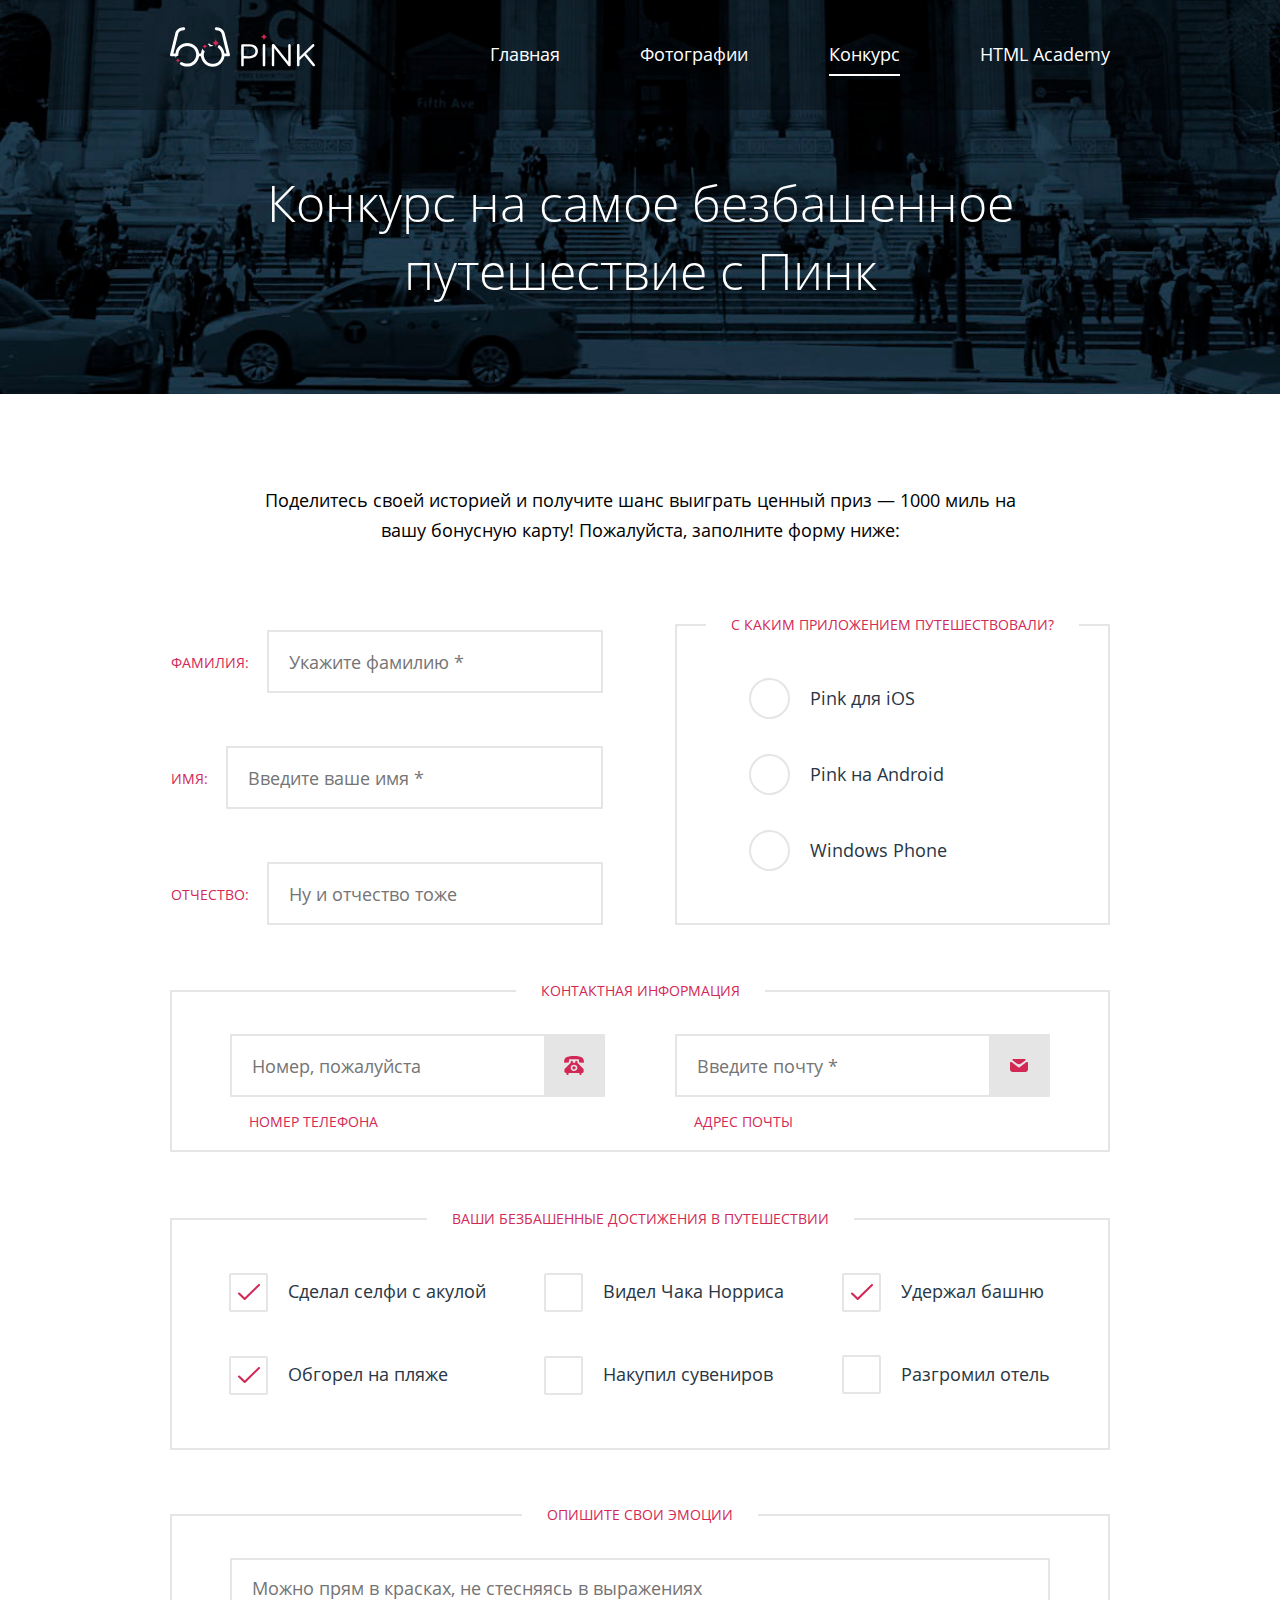
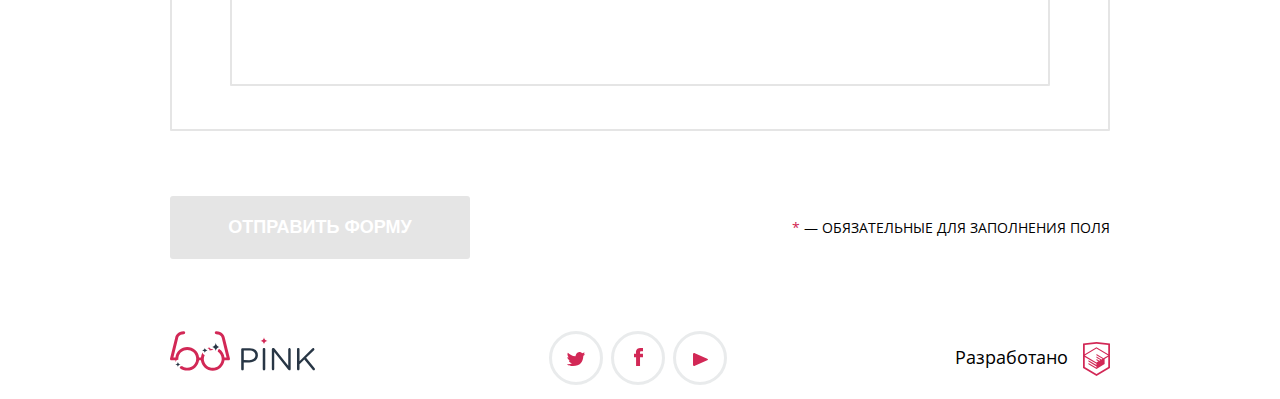
<file: form.html>
<!DOCTYPE html><html class="page" lang="ru"><head><meta charset="utf-8"><meta name="viewport" content="width=device-width,initial-scale=1"><title>HTML Academy: Пинк</title><link rel="preload" href="fonts/opensans.woff2" as="font"><link rel="preload" href="fonts/opensansbold.woff2" as="font"><link rel="preload" href="fonts/opensanslight.woff2" as="font"><link rel="stylesheet" href="css/style.min.css"></head><body class="page-body"><svg style="display: none"><symbol viewBox="0 0 44 44" id="icon-size"><path d="M32 28H36V12C36 10.9391 35.5786 9.92172 34.8284 9.17157C34.0783 8.42143 33.0609 8 32 8H16V12H32V28ZM12 32V0H8V8H0V12H8V32C8 33.0609 8.42143 34.0783 9.17157 34.8284C9.92172 35.5786 10.9391 36 12 36H32V44H36V36H44V32H12Z"/></symbol><symbol viewBox="0 0 48 43" id="icon-color"><path d="M33.12 17.88L15.24 0L12.41 2.83L17.17 7.59L6.88 17.88C6.3182 18.4425 6.00264 19.205 6.00264 20C6.00264 20.795 6.3182 21.5575 6.88 22.12L17.88 33.12C18.4425 33.6818 19.205 33.9974 20 33.9974C20.795 33.9974 21.5575 33.6818 22.12 33.12L33.12 22.12C33.6818 21.5575 33.9974 20.795 33.9974 20C33.9974 19.205 33.6818 18.4425 33.12 17.88ZM10.41 20L20 10.42L29.59 20H10.41ZM38 23C38 23 34 27.33 34 30C34 31.0609 34.4214 32.0783 35.1716 32.8284C35.9217 33.5786 36.9391 34 38 34C39.0609 34 40.0783 33.5786 40.8284 32.8284C41.5786 32.0783 42 31.0609 42 30C42 27.33 38 23 38 23Z"/><path d="M48 40H0V43H48V40Z"/></symbol><symbol viewBox="0 0 32 32" id="icon-shadow"><path d="M16 4C18.3734 4 20.6935 4.70379 22.6669 6.02236C24.6402 7.34094 26.1783 9.21509 27.0866 11.4078C27.9948 13.6005 28.2325 16.0133 27.7694 18.3411C27.3064 20.6689 26.1635 22.8071 24.4853 24.4853C22.8071 26.1635 20.6689 27.3064 18.3411 27.7694C16.0133 28.2324 13.6005 27.9948 11.4078 27.0866C9.21509 26.1783 7.34095 24.6402 6.02237 22.6668C4.70379 20.6935 4.00001 18.3734 4.00001 16C4.00001 12.8174 5.26429 9.76515 7.51473 7.51472C9.76516 5.26428 12.8174 4 16 4ZM16 0C12.8355 0 9.74207 0.938384 7.11088 2.69649C4.4797 4.45459 2.42894 6.95345 1.21793 9.87706C0.0069325 12.8007 -0.309921 16.0177 0.307443 19.1214C0.924806 22.2251 2.44866 25.0761 4.6863 27.3137C6.92394 29.5513 9.77487 31.0752 12.8786 31.6926C15.9823 32.3099 19.1993 31.9931 22.1229 30.7821C25.0466 29.5711 27.5454 27.5203 29.3035 24.8891C31.0616 22.2579 32 19.1645 32 16C32 11.7565 30.3143 7.68687 27.3137 4.68629C24.3131 1.68571 20.2435 0 16 0Z"/><path d="M16 24.29C18.1536 24.1422 20.1708 23.1824 21.644 21.6046C23.1172 20.0268 23.9366 17.9486 23.9366 15.79C23.9366 13.6314 23.1172 11.5532 21.644 9.97538C20.1708 8.39759 18.1536 7.43782 16 7.29"/></symbol><symbol viewBox="0 0 18 14" id="icon-twitter"><path d="M11.5641 0.168904C12.2458 -0.0461515 12.9837 -0.0560928 13.6719 0.140507C14.3602 0.337107 14.9633 0.730138 15.3947 1.26319C16.1053 1.05385 16.8055 0.815959 17.5263 0.606617C17.5164 0.925848 17.4299 1.23907 17.2732 1.52372C17.1165 1.80837 16.8935 2.05738 16.6201 2.2528C16.8726 2.27877 17.1281 2.25112 17.3673 2.17197C17.6064 2.09281 17.8228 1.96424 18 1.79606C17.901 2.20987 17.6999 2.59695 17.4123 2.92708C17.1247 3.2572 16.7585 3.52144 16.3421 3.69916C16.095 9.96988 12.9748 14.1662 5.65332 13.9949H5.14874C4.70595 13.9949 0.731121 13.5667 0 12.2441C1.75201 12.4899 3.53888 12.0976 4.98398 11.1498C3.95423 10.8643 2.13158 10.7026 1.82265 8.40934C2.2108 8.54337 2.6321 8.57306 3.03776 8.49498C1.76087 7.70519 0.339817 7.0391 0.422197 4.99327C0.819634 5.29882 1.3269 5.45507 1.84325 5.43098C1.10183 5.20261 -0.24714 2.30989 0.895881 0.825474C2.82151 2.54778 4.86041 4.17493 8.48512 4.3367C8.71167 2.20522 9.68993 0.777896 11.5641 0.168904Z" fill="#D22856"/></symbol><symbol viewBox="0 0 9 18" id="icon-facebook"><path d="M6.50865 3.19324H9V0H6.02076C2.76125 0.171067 1.59862 2.27138 2.07612 5.81626H0V9.15206H2.07612V18H6.02076V9.15206H8.97924V5.81626H6.01038C5.98962 4.81837 5.96886 3.52587 6.50865 3.19324Z" fill="#D22856"/></symbol><symbol viewBox="0 0 15 13" id="icon-youtube"><path d="M1.83356 12.8089C1.64633 12.9278 1.42471 12.9941 1.19626 12.9996C0.967817 13.0051 0.74263 12.9495 0.548717 12.8398C0.354804 12.7301 0.200724 12.571 0.105646 12.3824C0.010569 12.1938 -0.0213097 11.984 0.0139762 11.779V1.22097C-0.0213097 1.01605 0.010569 0.806234 0.105646 0.617628C0.200724 0.429021 0.354804 0.269949 0.548717 0.1602C0.74263 0.0504516 0.967817 -0.00512927 1.19626 0.000372265C1.42471 0.0058738 1.64633 0.0722149 1.83356 0.191142L14.2333 5.69284C15.2556 6.13817 15.2556 6.86183 14.2333 7.30716L1.83356 12.8089Z" fill="#D22856"/></symbol><symbol viewBox="0 0 27 34" id="icon-academy"><path d="M13.6426 0.0157537L13.5 0L0 1.40733V26.0129L13.5 34L27 26.0129V1.40733L13.6426 0.0157537ZM25.2344 25.0151L13.5 31.9573L1.76561 25.0151V14.9293L13.4507 21.8451L13.4701 23.0984L5.45351 18.3548L5.44295 19.5801L13.4894 24.3885L13.5088 25.675L5.46408 20.9174L5.45351 22.1427L13.5 26.9511L21.6239 22.1182V20.8929V16.909L25.2432 14.7595L25.2344 25.0151ZM25.2344 13.4519L22.0147 15.3319L20.5325 16.2071L13.4666 12.0201L13.456 13.2454L19.4957 16.818L19.4429 16.8495L19.3126 16.9247L18.4536 17.4166L13.4666 14.4689L13.456 15.6942L17.3921 18.0222L16.4591 18.6314L16.438 18.6436L13.4666 16.902L13.456 18.1273L15.4029 19.2615L13.4155 20.4483L1.7973 13.5762L13.4349 6.61831L25.2344 13.4519ZM25.2344 12.2266L13.4401 5.31075L1.76561 12.2196V2.9897L13.5 1.76442L25.2344 2.9897V12.2266Z"/></symbol><symbol viewBox="0 0 74 23" id="logo-mobile"><svg width="74" height="23" viewBox="0 0 74 23" xmlns="http://www.w3.org/2000/svg"><path d="M0.00496827 1.54857C0.00487772 1.21254 0.135804 0.889818 0.369742 0.649431C0.60368 0.409043 0.922049 0.27008 1.25676 0.262266H8.39001C13.4469 0.262266 16.7751 2.9645 16.7751 7.39179V7.45162C16.7751 12.2977 12.7415 14.8105 7.97274 14.8105H2.53836V21.611C2.55394 21.7874 2.53277 21.9651 2.47619 22.1329C2.41961 22.3006 2.32887 22.4547 2.20973 22.5854C2.09058 22.716 1.94565 22.8204 1.78416 22.8918C1.62266 22.9631 1.44812 23 1.27166 23C1.0952 23 0.920671 22.9631 0.759173 22.8918C0.597674 22.8204 0.452744 22.716 0.333602 22.5854C0.21446 22.4547 0.123708 22.3006 0.0671295 22.1329C0.0105515 21.9651 -0.0106138 21.7874 0.00496827 21.611V1.54857ZM8.07209 12.5171C11.7778 12.5171 14.2119 10.5228 14.2119 7.53139V7.47156C14.2119 4.26078 11.8175 2.59556 8.25092 2.59556H2.58804V12.4772L8.07209 12.5171Z"/><path d="M21.5935 1.38904C21.5779 1.21262 21.5991 1.03487 21.6556 0.867114C21.7122 0.699353 21.803 0.545245 21.9221 0.414596C22.0412 0.283947 22.1862 0.179616 22.3477 0.108238C22.5092 0.0368607 22.6837 0 22.8602 0C23.0366 0 23.2112 0.0368607 23.3727 0.108238C23.5342 0.179616 23.6791 0.283947 23.7982 0.414596C23.9174 0.545245 24.0081 0.699353 24.0647 0.867114C24.1213 1.03487 24.1425 1.21262 24.1269 1.38904V21.611C24.1425 21.7874 24.1213 21.9651 24.0647 22.1329C24.0081 22.3006 23.9174 22.4548 23.7982 22.5854C23.6791 22.7161 23.5342 22.8204 23.3727 22.8918C23.2112 22.9631 23.0366 23 22.8602 23C22.6837 23 22.5092 22.9631 22.3477 22.8918C22.1862 22.8204 22.0412 22.7161 21.9221 22.5854C21.803 22.4548 21.7122 22.3006 21.6556 22.1329C21.5991 21.9651 21.5779 21.7874 21.5935 21.611V1.38904Z"/><path d="M30.674 1.41895C30.6816 1.08908 30.8163 0.775007 31.0497 0.542621C31.2831 0.310235 31.597 0.177597 31.9258 0.172531H32.2735C32.5316 0.177833 32.7843 0.248188 33.0082 0.377127C33.2322 0.506065 33.4202 0.689448 33.5551 0.910412L47.1559 18.3104V1.35912C47.1559 1.0312 47.2857 0.7167 47.5168 0.484821C47.7478 0.252942 48.0611 0.122673 48.3879 0.122673C48.7146 0.122673 49.0279 0.252942 49.259 0.484821C49.49 0.7167 49.6198 1.0312 49.6198 1.35912V21.6508C49.6252 21.8051 49.5993 21.9589 49.5435 22.1028C49.4878 22.2467 49.4034 22.3777 49.2956 22.4878C49.1877 22.5979 49.0587 22.6848 48.9163 22.7432C48.7739 22.8016 48.6211 22.8303 48.4673 22.8275H48.3382C48.0744 22.8092 47.8184 22.7294 47.5908 22.5944C47.3631 22.4593 47.17 22.2728 47.0268 22.0497L33.1179 4.24085V21.6508C33.1158 21.9722 32.991 22.2805 32.7692 22.5124C32.5474 22.7442 32.2456 22.882 31.9258 22.8973C31.6008 22.892 31.291 22.7581 31.064 22.5246C30.8369 22.2911 30.711 21.9771 30.7137 21.6508V1.41895H30.674Z"/><path d="M55.9384 1.38904C55.9228 1.21262 55.944 1.03487 56.0005 0.867114C56.0571 0.699353 56.1479 0.545245 56.267 0.414596C56.3862 0.283947 56.5311 0.179616 56.6926 0.108238C56.8541 0.0368607 57.0286 0 57.2051 0C57.3815 0 57.5561 0.0368607 57.7176 0.108238C57.8791 0.179616 58.024 0.283947 58.1431 0.414596C58.2623 0.545245 58.353 0.699353 58.4096 0.867114C58.4662 1.03487 58.4874 1.21262 58.4718 1.38904V13.6837L71.2282 0.551443C71.4899 0.279712 71.8455 0.119105 72.2216 0.10273C72.5468 0.115453 72.8548 0.252812 73.0821 0.486531C73.3094 0.72025 73.4388 1.03254 73.4436 1.35912C73.4366 1.52896 73.3961 1.69572 73.3245 1.84975C73.2529 2.00379 73.1516 2.14205 73.0264 2.25655L65.0785 10.1539L73.6523 20.6836C73.8764 20.9441 73.9998 21.2768 74 21.6209C73.9961 21.7933 73.9583 21.9633 73.8887 22.121C73.8191 22.2786 73.719 22.4209 73.5943 22.5395C73.4696 22.6582 73.3228 22.7509 73.1622 22.8123C73.0016 22.8737 72.8305 22.9026 72.6588 22.8973C72.4588 22.8891 72.2639 22.8322 72.0908 22.7314C71.9177 22.6306 71.7716 22.4891 71.6653 22.3189L63.3001 11.859L58.4718 16.7051V21.591C58.4718 21.7573 58.4391 21.922 58.3757 22.0756C58.3123 22.2293 58.2194 22.3689 58.1022 22.4865C57.9851 22.6041 57.846 22.6973 57.6929 22.761C57.5398 22.8246 57.3757 22.8574 57.21 22.8574C57.0443 22.8574 56.8803 22.8246 56.7272 22.761C56.5741 22.6973 56.435 22.6041 56.3179 22.4865C56.2007 22.3689 56.1078 22.2293 56.0443 22.0756C55.9809 21.922 55.9483 21.7573 55.9483 21.591V1.38904H55.9384Z"/></svg></symbol><symbol viewBox="0 0 145 40" id="logo-tablet"><path fill-rule="evenodd" clip-rule="evenodd" d="M53.8917 6.58616L58.9302 27.7312C59.0013 27.9491 59.0184 28.1815 58.98 28.4078C58.9417 28.6341 58.849 28.8472 58.7102 29.0284C58.5715 29.2096 58.3909 29.3532 58.1845 29.4465C57.978 29.5398 57.7522 29.58 57.5268 29.5635H53.5201C52.8298 35.3747 47.9494 39.8784 42.0315 39.8784C36.1136 39.8784 31.2332 35.3747 30.543 29.5635H28.5778C27.8869 35.442 22.9527 40 16.9685 40C10.9742 40 6.0335 35.4266 5.35571 29.5337H1.45014C1.22961 29.5445 1.00974 29.5014 0.808914 29.4082C0.608085 29.315 0.432119 29.1743 0.295711 28.9979C0.159304 28.8214 0.0664152 28.6144 0.0248022 28.3941C-0.0168108 28.1737 -0.00593994 27.9464 0.0565069 27.7312L5.10477 6.58616C5.45562 4.25872 7.63865 0 13.4861 0C13.8738 0 14.2456 0.156518 14.5197 0.435122C14.7939 0.713727 14.9479 1.0916 14.9479 1.4856C14.9479 1.87961 14.7939 2.25748 14.5197 2.53608C14.2456 2.81468 13.8738 2.9712 13.4861 2.9712C8.7789 2.9712 8.04797 6.6654 7.9895 7.07146L3.3408 26.6022H5.37467C6.12089 20.7847 11.0272 16.2918 16.9685 16.2918C22.9066 16.2918 27.8107 20.7798 28.5611 26.5926L30.5587 26.6017C31.3043 20.8518 36.1567 16.4134 42.0315 16.4134C47.9178 16.4134 52.7776 20.8691 53.5086 26.6353V26.5824H55.6459L51.007 7.07146C50.9387 6.6654 50.237 2.9712 45.5104 2.9712C45.1227 2.9712 44.7509 2.81468 44.4767 2.53608C44.2026 2.25748 44.0485 1.87961 44.0485 1.4856C44.0485 1.0916 44.2026 0.713727 44.4767 0.435122C44.7509 0.156518 45.1227 0 45.5104 0C51.3578 0 53.5408 4.25872 53.8917 6.58616ZM25.6722 29.5635C25.7448 29.1018 25.7825 28.6283 25.7825 28.1459C25.7825 27.6164 25.7371 27.0977 25.65 26.5935C24.9252 22.3982 21.3141 19.2097 16.9685 19.2097C12.6203 19.2097 9.00753 22.402 8.28571 26.601C8.19945 27.1028 8.15447 27.619 8.15447 28.1459C8.15447 28.6205 8.19096 29.0864 8.26125 29.541C8.92191 33.8136 12.5687 37.0821 16.9685 37.0821C21.3605 37.0821 25.0023 33.8251 25.6722 29.5635ZM50.6138 29.5635C50.6874 29.102 50.7256 28.6285 50.7256 28.1459C50.7256 23.2777 46.8331 19.3313 42.0315 19.3313C37.2299 19.3313 33.3374 23.2777 33.3374 28.1459C33.3374 28.6285 33.3756 29.102 33.4492 29.5635C34.118 33.7577 37.7058 36.9605 42.0315 36.9605C46.3572 36.9605 49.945 33.7577 50.6138 29.5635Z"/><path d="M71.005 18.5486C71.0049 18.2125 71.1358 17.8898 71.3697 17.6494C71.6037 17.409 71.9221 17.2701 72.2568 17.2623H79.39C84.4469 17.2623 87.7751 19.9645 87.7751 24.3918V24.4516C87.7751 29.2977 83.7415 31.8105 78.9727 31.8105H73.5384V38.611C73.5539 38.7874 73.5328 38.9651 73.4762 39.1329C73.4196 39.3006 73.3289 39.4547 73.2097 39.5854C73.0906 39.716 72.9457 39.8204 72.7842 39.8918C72.6227 39.9631 72.4481 40 72.2717 40C72.0952 40 71.9207 39.9631 71.7592 39.8918C71.5977 39.8204 71.4527 39.716 71.3336 39.5854C71.2145 39.4547 71.1237 39.3006 71.0671 39.1329C71.0106 38.9651 70.9894 38.7874 71.005 38.611V18.5486ZM79.0721 29.5171C82.7778 29.5171 85.2119 27.5228 85.2119 24.5314V24.4716C85.2119 21.2608 82.8175 19.5956 79.2509 19.5956H73.588V29.4772L79.0721 29.5171Z"/><path d="M92.5935 18.389C92.5779 18.2126 92.5991 18.0349 92.6556 17.8671C92.7122 17.6994 92.803 17.5452 92.9221 17.4146C93.0412 17.2839 93.1862 17.1796 93.3477 17.1082C93.5092 17.0369 93.6837 17 93.8602 17C94.0366 17 94.2112 17.0369 94.3727 17.1082C94.5342 17.1796 94.6791 17.2839 94.7982 17.4146C94.9174 17.5452 95.0081 17.6994 95.0647 17.8671C95.1213 18.0349 95.1424 18.2126 95.1269 18.389V38.611C95.1424 38.7874 95.1213 38.9651 95.0647 39.1329C95.0081 39.3006 94.9174 39.4548 94.7982 39.5854C94.6791 39.7161 94.5342 39.8204 94.3727 39.8918C94.2112 39.9631 94.0366 40 93.8602 40C93.6837 40 93.5092 39.9631 93.3477 39.8918C93.1862 39.8204 93.0412 39.7161 92.9221 39.5854C92.803 39.4548 92.7122 39.3006 92.6556 39.1329C92.5991 38.9651 92.5779 38.7874 92.5935 38.611V18.389Z"/><path d="M101.674 18.419C101.682 18.0891 101.816 17.775 102.05 17.5426C102.283 17.3102 102.597 17.1776 102.926 17.1725H103.273C103.532 17.1778 103.784 17.2482 104.008 17.3771C104.232 17.5061 104.42 17.6894 104.555 17.9104L118.156 35.3104V18.3591C118.156 18.0312 118.286 17.7167 118.517 17.4848C118.748 17.2529 119.061 17.1227 119.388 17.1227C119.715 17.1227 120.028 17.2529 120.259 17.4848C120.49 17.7167 120.62 18.0312 120.62 18.3591V38.6508C120.625 38.8051 120.599 38.9589 120.544 39.1028C120.488 39.2467 120.403 39.3777 120.296 39.4878C120.188 39.5979 120.059 39.6848 119.916 39.7432C119.774 39.8016 119.621 39.8303 119.467 39.8275H119.338C119.074 39.8092 118.818 39.7294 118.591 39.5944C118.363 39.4594 118.17 39.2728 118.027 39.0497L104.118 21.2408V38.6508C104.116 38.9722 103.991 39.2805 103.769 39.5124C103.547 39.7442 103.246 39.882 102.926 39.8973C102.601 39.892 102.291 39.7581 102.064 39.5246C101.837 39.2911 101.711 38.9771 101.714 38.6508V18.419H101.674Z"/><path d="M126.938 18.389C126.923 18.2126 126.944 18.0349 127.001 17.8671C127.057 17.6994 127.148 17.5452 127.267 17.4146C127.386 17.2839 127.531 17.1796 127.693 17.1082C127.854 17.0369 128.029 17 128.205 17C128.382 17 128.556 17.0369 128.718 17.1082C128.879 17.1796 129.024 17.2839 129.143 17.4146C129.262 17.5452 129.353 17.6994 129.41 17.8671C129.466 18.0349 129.487 18.2126 129.472 18.389V30.6837L142.228 17.5514C142.49 17.2797 142.845 17.1191 143.222 17.1027C143.547 17.1155 143.855 17.2528 144.082 17.4865C144.309 17.7202 144.439 18.0325 144.444 18.3591C144.437 18.529 144.396 18.6957 144.325 18.8498C144.253 19.0038 144.152 19.1421 144.026 19.2565L136.078 27.1539L144.652 37.6836C144.876 37.9441 145 38.2768 145 38.6209C144.996 38.7933 144.958 38.9633 144.889 39.121C144.819 39.2786 144.719 39.4209 144.594 39.5395C144.47 39.6582 144.323 39.7509 144.162 39.8123C144.002 39.8737 143.831 39.9026 143.659 39.8973C143.459 39.8891 143.264 39.8322 143.091 39.7314C142.918 39.6306 142.772 39.4891 142.665 39.3189L134.3 28.859L129.472 33.7051V38.591C129.472 38.7573 129.439 38.922 129.376 39.0756C129.312 39.2293 129.219 39.3689 129.102 39.4865C128.985 39.6041 128.846 39.6973 128.693 39.761C128.54 39.8246 128.376 39.8574 128.21 39.8574C128.044 39.8574 127.88 39.8246 127.727 39.761C127.574 39.6973 127.435 39.6041 127.318 39.4865C127.201 39.3689 127.108 39.2293 127.044 39.0756C126.981 38.922 126.948 38.7573 126.948 38.591V18.389H126.938Z"/></symbol><symbol viewBox="0 0 147 40" id="logo-desktop"><path d="M72.1933 18.4249C72.1932 18.0921 72.3255 17.7726 72.562 17.5345C72.7985 17.2965 73.1204 17.1589 73.4588 17.1511H80.6703C85.7826 17.1511 89.1473 19.827 89.1473 24.211V24.2703C89.1473 29.069 85.0695 31.5573 80.2484 31.5573H74.7544V38.2913C74.7702 38.466 74.7488 38.6421 74.6916 38.8082C74.6344 38.9743 74.5426 39.1269 74.4222 39.2563C74.3017 39.3856 74.1552 39.489 73.992 39.5596C73.8287 39.6303 73.6522 39.6668 73.4738 39.6668C73.2954 39.6668 73.119 39.6303 72.9557 39.5596C72.7925 39.489 72.6459 39.3856 72.5255 39.2563C72.405 39.1269 72.3133 38.9743 72.2561 38.8082C72.1989 38.6421 72.1775 38.466 72.1933 38.2913V18.4249ZM80.3489 29.2863C84.0952 29.2863 86.556 27.3115 86.556 24.3493V24.29C86.556 21.1106 84.1354 19.4616 80.5297 19.4616H74.8047V29.2468L80.3489 29.2863Z"/><path d="M94.0186 18.2669C94.0028 18.0922 94.0242 17.9162 94.0814 17.7501C94.1386 17.5839 94.2304 17.4313 94.3508 17.302C94.4713 17.1726 94.6178 17.0693 94.781 16.9986C94.9443 16.9279 95.1208 16.8914 95.2992 16.8914C95.4776 16.8914 95.654 16.9279 95.8173 16.9986C95.9806 17.0693 96.1271 17.1726 96.2475 17.302C96.368 17.4313 96.4597 17.5839 96.5169 17.7501C96.5741 17.9162 96.5955 18.0922 96.5798 18.2669V38.2913C96.5955 38.466 96.5741 38.642 96.5169 38.8082C96.4597 38.9743 96.368 39.1269 96.2475 39.2563C96.1271 39.3856 95.9806 39.489 95.8173 39.5596C95.654 39.6303 95.4776 39.6668 95.2992 39.6668C95.1208 39.6668 94.9443 39.6303 94.781 39.5596C94.6178 39.489 94.4713 39.3856 94.3508 39.2563C94.2304 39.1269 94.1386 38.9743 94.0814 38.8082C94.0242 38.642 94.0028 38.466 94.0186 38.2913V18.2669Z"/><path d="M103.199 18.2965C103.206 17.9699 103.343 17.6588 103.579 17.4287C103.815 17.1986 104.132 17.0673 104.464 17.0623H104.816C105.077 17.0675 105.332 17.1372 105.559 17.2649C105.785 17.3925 105.975 17.5741 106.111 17.7929L119.862 35.0231V18.2373C119.862 17.9125 119.993 17.6011 120.226 17.3715C120.46 17.1419 120.777 17.0129 121.107 17.0129C121.437 17.0129 121.754 17.1419 121.988 17.3715C122.221 17.6011 122.352 17.9125 122.352 18.2373V38.3308C122.358 38.4836 122.332 38.6359 122.275 38.7784C122.219 38.9209 122.134 39.0506 122.025 39.1596C121.916 39.2687 121.785 39.3547 121.641 39.4125C121.497 39.4704 121.343 39.4987 121.187 39.496H121.057C120.79 39.4779 120.531 39.3989 120.301 39.2652C120.071 39.1314 119.876 38.9468 119.731 38.7258L105.67 21.0908V38.3308C105.667 38.6491 105.541 38.9544 105.317 39.184C105.093 39.4135 104.788 39.5499 104.464 39.5651C104.136 39.5599 103.823 39.4272 103.593 39.1961C103.363 38.9649 103.236 38.6539 103.239 38.3308V18.2965H103.199Z"/><path d="M128.74 18.2669C128.724 18.0922 128.746 17.9162 128.803 17.7501C128.86 17.5839 128.952 17.4313 129.072 17.302C129.193 17.1726 129.339 17.0693 129.503 16.9986C129.666 16.9279 129.842 16.8914 130.021 16.8914C130.199 16.8914 130.376 16.9279 130.539 16.9986C130.702 17.0693 130.849 17.1726 130.969 17.302C131.09 17.4313 131.181 17.5839 131.239 17.7501C131.296 17.9162 131.317 18.0922 131.301 18.2669V30.4415L144.198 17.4375C144.462 17.1684 144.822 17.0094 145.202 16.9931C145.531 17.0057 145.842 17.1418 146.072 17.3732C146.302 17.6046 146.433 17.9139 146.438 18.2373C146.43 18.4054 146.39 18.5706 146.317 18.7231C146.245 18.8756 146.142 19.0125 146.016 19.1259L137.981 26.9461L146.648 37.3731C146.875 37.631 147 37.9604 147 38.3012C146.996 38.472 146.958 38.6402 146.887 38.7964C146.817 38.9525 146.716 39.0934 146.59 39.2109C146.464 39.3284 146.315 39.4202 146.153 39.481C145.991 39.5418 145.818 39.5703 145.644 39.5651C145.442 39.557 145.245 39.5006 145.07 39.4008C144.895 39.3011 144.747 39.1609 144.64 38.9924L136.183 28.6346L131.301 33.4333V38.2716C131.301 38.4363 131.268 38.5993 131.204 38.7515C131.14 38.9036 131.046 39.0419 130.928 39.1583C130.809 39.2747 130.669 39.3671 130.514 39.4301C130.359 39.4932 130.193 39.5256 130.026 39.5256C129.858 39.5256 129.692 39.4932 129.538 39.4301C129.383 39.3671 129.242 39.2747 129.124 39.1583C129.005 39.0419 128.911 38.9036 128.847 38.7515C128.783 38.5993 128.75 38.4363 128.75 38.2716V18.2669H128.74Z"/><path d="M98.9401 9.74563C97.9749 9.74563 97.0491 9.36936 96.3656 8.69932C95.6822 8.02927 95.2969 7.12014 95.2942 6.17125C95.2942 7.11923 94.9111 8.02839 94.2293 8.69872C93.5474 9.36905 92.6226 9.74563 91.6583 9.74563C92.6235 9.74825 93.5483 10.127 94.2299 10.7989C94.9115 11.4708 95.2942 12.381 95.2942 13.3299C95.2969 12.3801 95.6818 11.4699 96.365 10.7983C97.0482 10.1267 97.974 9.74824 98.9401 9.74563Z" fill="#D22856"/><path d="M43.287 19.0667C43.5381 19.0667 43.7792 19.0667 44.0202 19.0667C43.8019 18.6988 43.4897 18.3933 43.1145 18.1803C42.7393 17.9673 42.3141 17.8542 41.8809 17.8522C41.4627 17.8519 41.055 17.7233 40.7147 17.4843C40.3745 17.2454 40.1185 16.908 39.9826 16.5192C39.2588 16.7245 38.5561 16.9955 37.8834 17.3289H38.0743C38.607 17.3289 39.118 17.5369 39.4947 17.9073C39.8714 18.2776 40.083 18.7799 40.083 19.3037C40.088 19.399 40.088 19.4946 40.083 19.59C41.109 19.2225 42.1953 19.0451 43.287 19.0667Z"/><path d="M60.7332 27.6472L55.5406 6.56621C55.179 4.24582 52.9291 0 46.9028 0C46.5033 0 46.1201 0.156044 45.8375 0.433804C45.555 0.711564 45.3962 1.08829 45.3962 1.4811C45.3962 1.87391 45.555 2.25063 45.8375 2.52839C46.1201 2.80615 46.5033 2.9622 46.9028 2.9622C51.7741 2.9622 52.4973 6.6452 52.5676 7.05003L57.3484 26.5018H55.2493C55.0321 24.805 54.4439 23.1744 53.525 21.7222C52.6061 20.2701 51.3783 19.0307 49.926 18.0892C49.4712 18.2774 49.0829 18.5932 48.8096 18.9971C48.5363 19.401 48.3901 19.8751 48.3893 20.3602C48.3948 20.4457 48.3948 20.5314 48.3893 20.6169C49.6107 21.4404 50.6131 22.5401 51.3122 23.8236C52.0113 25.1072 52.3867 26.537 52.4069 27.9928C52.4008 28.4894 52.3538 28.9847 52.2663 29.4739C51.9375 31.5714 50.8559 33.484 49.2173 34.8657C47.5786 36.2474 45.4911 37.007 43.3322 37.007C41.1734 37.007 39.0859 36.2474 37.4472 34.8657C35.8086 33.484 34.727 31.5714 34.3982 29.4739C34.3107 28.9847 34.2636 28.4894 34.2576 27.9928C34.2733 26.6229 34.5993 25.2737 35.2118 24.0432C34.7037 24.0081 34.2282 23.7847 33.8814 23.4181C33.5346 23.0515 33.3424 22.569 33.3436 22.0684C33.3453 21.889 33.277 21.7159 33.1528 21.5846C32.181 23.0752 31.5662 24.7633 31.3549 26.5215H29.4868C29.1663 23.6174 27.7658 20.9319 25.5542 18.9809C23.3427 17.0298 20.4759 15.9507 17.5044 15.9507C14.5329 15.9507 11.6662 17.0298 9.45463 18.9809C7.24307 20.9319 5.84259 23.6174 5.5221 26.5215H3.44302L8.23394 7.05003C8.29421 6.6452 9.0475 2.9622 13.8987 2.9622C14.2983 2.9622 14.6815 2.80615 14.964 2.52839C15.2465 2.25063 15.4053 1.87391 15.4053 1.4811C15.4053 1.08829 15.2465 0.711564 14.964 0.433804C14.6815 0.156044 14.2983 0 13.8987 0C7.87236 0 5.62254 4.24582 5.26096 6.56621L0.0582358 27.6472C-0.00612168 27.8617 -0.0173251 28.0883 0.0255611 28.308C0.0684473 28.5277 0.164178 28.7341 0.304759 28.91C0.44534 29.0859 0.62669 29.2262 0.833664 29.3191C1.04064 29.4121 1.26723 29.455 1.49451 29.4443H5.51206C5.59378 30.055 5.72135 30.659 5.89372 31.2512C5.95717 31.1429 5.99172 31.0206 5.99416 30.8957C5.99416 30.372 6.2058 29.8697 6.58252 29.4993C6.95923 29.129 7.47017 28.9209 8.00293 28.9209C8.16603 28.9231 8.32812 28.9463 8.48504 28.99C8.44128 28.6461 8.41781 28.2999 8.41473 27.9533C8.41742 27.4569 8.46109 26.9616 8.5453 26.4722C8.86708 24.3679 9.94627 22.4469 11.5867 21.0586C13.2271 19.6702 15.3198 18.9066 17.4843 18.9066C19.6489 18.9066 21.7416 19.6702 23.382 21.0586C25.0224 22.4469 26.1016 24.3679 26.4234 26.4722C26.5076 26.9616 26.5513 27.4569 26.554 27.9533C26.5382 30.3054 25.5807 32.5567 23.8889 34.2199C22.1971 35.8831 19.907 36.8243 17.5145 36.8399C15.5563 36.8663 13.6424 36.2668 12.0607 35.1317C11.6982 35.4412 11.235 35.6128 10.755 35.6155C10.5569 35.6181 10.3679 35.6973 10.2288 35.8359C10.0897 35.9745 10.0117 36.1613 10.0117 36.356C10.009 36.6321 9.94739 36.9046 9.83092 37.1558C11.9797 38.9066 14.6835 39.8636 17.4743 39.8613C20.4223 39.8738 23.2728 38.8236 25.4864 36.9095C27.7 34.9953 29.1232 32.35 29.4868 29.4739H31.3147C31.6456 32.3691 33.0499 35.0431 35.2593 36.9848C37.4688 38.9266 40.3285 40 43.2921 40C46.2557 40 49.1154 38.9266 51.3248 36.9848C53.5343 35.0431 54.9385 32.3691 55.2694 29.4739H59.2869C59.5191 29.4904 59.7519 29.4503 59.9647 29.3573C60.1774 29.2642 60.3635 29.121 60.5065 28.9404C60.6495 28.7598 60.7451 28.5473 60.7846 28.3217C60.8241 28.0961 60.8065 27.8645 60.7332 27.6472Z"/><path d="M50.9203 15.9169C50.3273 15.9182 49.7398 15.8045 49.1915 15.5822C48.6432 15.36 48.1448 15.0337 47.725 14.6219C47.3052 14.21 46.9721 13.7209 46.7448 13.1823C46.5176 12.6438 46.4006 12.0665 46.4006 11.4835C46.3979 12.6602 45.9206 13.7878 45.0733 14.619C44.2259 15.4501 43.0778 15.9169 41.8809 15.9169C43.0788 15.9195 44.2268 16.3885 45.0739 17.2212C45.9209 18.0539 46.3979 19.1825 46.4006 20.3602C46.4006 19.1817 46.8768 18.0516 47.7244 17.2183C48.572 16.385 49.7216 15.9169 50.9203 15.9169Z" fill="#D22856"/><path d="M38.0743 19.3826C37.3417 19.3826 36.6392 19.0966 36.1212 18.5873C35.6032 18.0781 35.3122 17.3875 35.3122 16.6673C35.3122 17.3857 35.0226 18.0749 34.5068 18.5839C33.9909 19.0928 33.291 19.38 32.5602 19.3826C33.2901 19.3826 33.99 19.6677 34.5062 20.1751C35.0223 20.6824 35.3122 21.3706 35.3122 22.0881C35.3149 21.3697 35.607 20.6816 36.1247 20.1745C36.6424 19.6674 37.3435 19.3826 38.0743 19.3826Z" fill="#D22856"/><path d="M10.7851 33.6407C10.0561 33.6355 9.35868 33.3471 8.84503 32.8384C8.33138 32.3298 8.04314 31.6421 8.04316 30.9253C8.04316 31.6438 7.75354 32.333 7.23772 32.8419C6.7219 33.3508 6.02194 33.6381 5.29114 33.6407C6.02194 33.6433 6.7219 33.9305 7.23772 34.4395C7.75354 34.9484 8.04316 35.6376 8.04316 36.356C8.04314 35.6393 8.33138 34.9516 8.84503 34.4429C9.35868 33.9343 10.0561 33.6459 10.7851 33.6407Z" fill="#D22856"/></symbol><symbol viewBox="0 0 145 40" id="logo-mobile-footer"><path d="M71.005 18.5486C71.0049 18.2125 71.1358 17.8898 71.3697 17.6494C71.6037 17.409 71.922 17.2701 72.2568 17.2623H79.39C84.4469 17.2623 87.7751 19.9645 87.7751 24.3918V24.4516C87.7751 29.2977 83.7415 31.8105 78.9727 31.8105H73.5384V38.611C73.5539 38.7874 73.5328 38.9651 73.4762 39.1329C73.4196 39.3006 73.3289 39.4547 73.2097 39.5854C73.0906 39.716 72.9457 39.8204 72.7842 39.8918C72.6227 39.9631 72.4481 40 72.2717 40C72.0952 40 71.9207 39.9631 71.7592 39.8918C71.5977 39.8204 71.4527 39.716 71.3336 39.5854C71.2145 39.4547 71.1237 39.3006 71.0671 39.1329C71.0106 38.9651 70.9894 38.7874 71.005 38.611V18.5486ZM79.0721 29.5171C82.7778 29.5171 85.2119 27.5228 85.2119 24.5314V24.4716C85.2119 21.2608 82.8175 19.5956 79.2509 19.5956H73.588V29.4772L79.0721 29.5171Z"/><path d="M92.5935 18.389C92.5779 18.2126 92.5991 18.0349 92.6556 17.8671C92.7122 17.6994 92.803 17.5452 92.9221 17.4146C93.0412 17.2839 93.1862 17.1796 93.3477 17.1082C93.5092 17.0369 93.6837 17 93.8602 17C94.0366 17 94.2112 17.0369 94.3727 17.1082C94.5342 17.1796 94.6791 17.2839 94.7982 17.4146C94.9174 17.5452 95.0081 17.6994 95.0647 17.8671C95.1213 18.0349 95.1425 18.2126 95.1269 18.389V38.611C95.1425 38.7874 95.1213 38.9651 95.0647 39.1329C95.0081 39.3006 94.9174 39.4548 94.7982 39.5854C94.6791 39.7161 94.5342 39.8204 94.3727 39.8918C94.2112 39.9631 94.0366 40 93.8602 40C93.6837 40 93.5092 39.9631 93.3477 39.8918C93.1862 39.8204 93.0412 39.7161 92.9221 39.5854C92.803 39.4548 92.7122 39.3006 92.6556 39.1329C92.5991 38.9651 92.5779 38.7874 92.5935 38.611V18.389Z"/><path d="M101.674 18.419C101.682 18.0891 101.816 17.775 102.05 17.5426C102.283 17.3102 102.597 17.1776 102.926 17.1725H103.273C103.532 17.1778 103.784 17.2482 104.008 17.3771C104.232 17.5061 104.42 17.6894 104.555 17.9104L118.156 35.3104V18.3591C118.156 18.0312 118.286 17.7167 118.517 17.4848C118.748 17.2529 119.061 17.1227 119.388 17.1227C119.715 17.1227 120.028 17.2529 120.259 17.4848C120.49 17.7167 120.62 18.0312 120.62 18.3591V38.6508C120.625 38.8051 120.599 38.9589 120.544 39.1028C120.488 39.2467 120.403 39.3777 120.296 39.4878C120.188 39.5979 120.059 39.6848 119.916 39.7432C119.774 39.8016 119.621 39.8303 119.467 39.8275H119.338C119.074 39.8092 118.818 39.7294 118.591 39.5944C118.363 39.4593 118.17 39.2728 118.027 39.0497L104.118 21.2408V38.6508C104.116 38.9722 103.991 39.2805 103.769 39.5124C103.547 39.7442 103.246 39.882 102.926 39.8973C102.601 39.892 102.291 39.7581 102.064 39.5246C101.837 39.2911 101.711 38.9771 101.714 38.6508V18.419H101.674Z"/><path d="M126.938 18.389C126.923 18.2126 126.944 18.0349 127.001 17.8671C127.057 17.6994 127.148 17.5452 127.267 17.4146C127.386 17.2839 127.531 17.1796 127.693 17.1082C127.854 17.0369 128.029 17 128.205 17C128.382 17 128.556 17.0369 128.718 17.1082C128.879 17.1796 129.024 17.2839 129.143 17.4146C129.262 17.5452 129.353 17.6994 129.41 17.8671C129.466 18.0349 129.487 18.2126 129.472 18.389V30.6837L142.228 17.5514C142.49 17.2797 142.845 17.1191 143.222 17.1027C143.547 17.1155 143.855 17.2528 144.082 17.4865C144.309 17.7202 144.439 18.0325 144.444 18.3591C144.437 18.529 144.396 18.6957 144.325 18.8498C144.253 19.0038 144.152 19.1421 144.026 19.2565L136.078 27.1539L144.652 37.6836C144.876 37.9441 145 38.2768 145 38.6209C144.996 38.7933 144.958 38.9633 144.889 39.121C144.819 39.2786 144.719 39.4209 144.594 39.5395C144.47 39.6582 144.323 39.7509 144.162 39.8123C144.002 39.8737 143.831 39.9026 143.659 39.8973C143.459 39.8891 143.264 39.8322 143.091 39.7314C142.918 39.6306 142.772 39.4891 142.665 39.3189L134.3 28.859L129.472 33.7051V38.591C129.472 38.7573 129.439 38.922 129.376 39.0756C129.312 39.2293 129.219 39.3689 129.102 39.4865C128.985 39.6041 128.846 39.6973 128.693 39.761C128.54 39.8246 128.376 39.8574 128.21 39.8574C128.044 39.8574 127.88 39.8246 127.727 39.761C127.574 39.6973 127.435 39.6041 127.318 39.4865C127.201 39.3689 127.108 39.2293 127.044 39.0756C126.981 38.922 126.948 38.7573 126.948 38.591V18.389H126.938Z"/><path fill-rule="evenodd" clip-rule="evenodd" d="M53.8917 6.58616L58.9302 27.7312C59.0013 27.9491 59.0184 28.1815 58.98 28.4078C58.9417 28.6341 58.849 28.8472 58.7102 29.0284C58.5715 29.2096 58.3909 29.3532 58.1845 29.4465C57.978 29.5398 57.7522 29.58 57.5268 29.5635H53.5201C52.8298 35.3747 47.9494 39.8784 42.0315 39.8784C36.1136 39.8784 31.2332 35.3747 30.543 29.5635H28.5778C27.8869 35.442 22.9527 40 16.9685 40C10.9742 40 6.0335 35.4266 5.35571 29.5337H1.45014C1.22961 29.5445 1.00974 29.5014 0.808914 29.4082C0.608085 29.315 0.432119 29.1743 0.295711 28.9979C0.159304 28.8214 0.0664152 28.6144 0.0248022 28.3941C-0.0168108 28.1737 -0.00593994 27.9464 0.0565069 27.7312L5.10477 6.58616C5.45562 4.25872 7.63865 0 13.4861 0C13.8738 0 14.2456 0.156518 14.5197 0.435122C14.7939 0.713727 14.9479 1.0916 14.9479 1.4856C14.9479 1.87961 14.7939 2.25748 14.5197 2.53608C14.2456 2.81468 13.8738 2.9712 13.4861 2.9712C8.7789 2.9712 8.04797 6.6654 7.9895 7.07146L3.3408 26.6022H5.37467C6.12089 20.7847 11.0272 16.2918 16.9685 16.2918C22.9066 16.2918 27.8107 20.7798 28.5611 26.5926L30.5587 26.6017C31.3043 20.8518 36.1567 16.4134 42.0315 16.4134C47.9178 16.4134 52.7776 20.8691 53.5086 26.6353V26.5824H55.6459L51.007 7.07146C50.9387 6.6654 50.237 2.9712 45.5104 2.9712C45.1227 2.9712 44.7509 2.81468 44.4767 2.53608C44.2026 2.25748 44.0485 1.87961 44.0485 1.4856C44.0485 1.0916 44.2026 0.713727 44.4767 0.435122C44.7509 0.156518 45.1227 0 45.5104 0C51.3578 0 53.5408 4.25872 53.8917 6.58616ZM25.6722 29.5635C25.7448 29.1018 25.7825 28.6283 25.7825 28.1459C25.7825 27.6164 25.7371 27.0977 25.65 26.5935C24.9252 22.3982 21.3141 19.2097 16.9685 19.2097C12.6203 19.2097 9.00753 22.402 8.28571 26.601C8.19945 27.1028 8.15447 27.619 8.15447 28.1459C8.15447 28.6205 8.19096 29.0864 8.26125 29.541C8.92191 33.8136 12.5687 37.0821 16.9685 37.0821C21.3605 37.0821 25.0023 33.8251 25.6722 29.5635ZM50.6138 29.5635C50.6874 29.102 50.7256 28.6285 50.7256 28.1459C50.7256 23.2777 46.8331 19.3313 42.0315 19.3313C37.2299 19.3313 33.3374 23.2777 33.3374 28.1459C33.3374 28.6285 33.3756 29.102 33.4492 29.5635C34.118 33.7577 37.7058 36.9605 42.0315 36.9605C46.3572 36.9605 49.945 33.7577 50.6138 29.5635Z" fill="#D22856"/></symbol><symbol viewBox="0 0 147 40" id="logo-desktop-footer"><path d="M72.1933 18.4251C72.1932 18.0924 72.3255 17.7728 72.562 17.5348C72.7985 17.2967 73.1204 17.1591 73.4588 17.1514H80.6703C85.7826 17.1514 89.1473 19.8272 89.1473 24.2113V24.2705C89.1473 29.0693 85.0695 31.5575 80.2484 31.5575H74.7544V38.2916C74.7702 38.4663 74.7488 38.6423 74.6916 38.8084C74.6344 38.9745 74.5426 39.1271 74.4222 39.2565C74.3017 39.3859 74.1552 39.4892 73.992 39.5599C73.8287 39.6306 73.6522 39.6671 73.4738 39.6671C73.2954 39.6671 73.119 39.6306 72.9557 39.5599C72.7925 39.4892 72.6459 39.3859 72.5255 39.2565C72.405 39.1271 72.3133 38.9745 72.2561 38.8084C72.1989 38.6423 72.1775 38.4663 72.1933 38.2916V18.4251ZM80.3489 29.2865C84.0952 29.2865 86.556 27.3117 86.556 24.3495V24.2903C86.556 21.1108 84.1354 19.4619 80.5297 19.4619H74.8047V29.247L80.3489 29.2865Z"/><path d="M94.0186 18.2671C94.0028 18.0924 94.0242 17.9164 94.0814 17.7502C94.1386 17.5841 94.2304 17.4315 94.3508 17.3021C94.4713 17.1728 94.6178 17.0695 94.781 16.9988C94.9443 16.9281 95.1208 16.8916 95.2992 16.8916C95.4776 16.8916 95.654 16.9281 95.8173 16.9988C95.9806 17.0695 96.1271 17.1728 96.2475 17.3021C96.368 17.4315 96.4597 17.5841 96.5169 17.7502C96.5741 17.9164 96.5955 18.0924 96.5798 18.2671V38.2915C96.5955 38.4662 96.5741 38.6422 96.5169 38.8084C96.4597 38.9745 96.368 39.1271 96.2475 39.2565C96.1271 39.3858 95.9806 39.4891 95.8173 39.5598C95.654 39.6305 95.4776 39.667 95.2992 39.667C95.1208 39.667 94.9443 39.6305 94.781 39.5598C94.6178 39.4891 94.4713 39.3858 94.3508 39.2565C94.2304 39.1271 94.1386 38.9745 94.0814 38.8084C94.0242 38.6422 94.0028 38.4662 94.0186 38.2915V18.2671Z"/><path d="M103.199 18.2963C103.206 17.9697 103.343 17.6587 103.579 17.4285C103.815 17.1984 104.132 17.0671 104.464 17.0621H104.816C105.077 17.0673 105.332 17.137 105.559 17.2647C105.785 17.3923 105.975 17.5739 106.111 17.7927L119.862 35.0229V18.2371C119.862 17.9123 119.993 17.6009 120.226 17.3713C120.46 17.1417 120.777 17.0127 121.107 17.0127C121.437 17.0127 121.754 17.1417 121.988 17.3713C122.221 17.6009 122.352 17.9123 122.352 18.2371V38.3306C122.358 38.4834 122.332 38.6357 122.275 38.7782C122.219 38.9207 122.134 39.0504 122.025 39.1594C121.916 39.2685 121.785 39.3545 121.641 39.4123C121.497 39.4702 121.343 39.4986 121.187 39.4958H121.057C120.79 39.4777 120.531 39.3987 120.301 39.265C120.071 39.1313 119.876 38.9466 119.731 38.7256L105.67 21.0907V38.3306C105.667 38.6489 105.541 38.9542 105.317 39.1838C105.093 39.4134 104.788 39.5498 104.464 39.5649C104.136 39.5597 103.823 39.4271 103.593 39.1959C103.363 38.9647 103.236 38.6537 103.239 38.3306V18.2963H103.199Z"/><path d="M128.74 18.2671C128.724 18.0924 128.746 17.9164 128.803 17.7502C128.86 17.5841 128.952 17.4315 129.072 17.3021C129.193 17.1728 129.339 17.0695 129.503 16.9988C129.666 16.9281 129.842 16.8916 130.021 16.8916C130.199 16.8916 130.376 16.9281 130.539 16.9988C130.702 17.0695 130.849 17.1728 130.969 17.3021C131.09 17.4315 131.181 17.5841 131.239 17.7502C131.296 17.9164 131.317 18.0924 131.301 18.2671V30.4417L144.198 17.4377C144.462 17.1686 144.822 17.0095 145.202 16.9933C145.531 17.0059 145.842 17.1419 146.072 17.3734C146.302 17.6048 146.433 17.9141 146.438 18.2375C146.43 18.4056 146.39 18.5708 146.317 18.7233C146.245 18.8758 146.142 19.0127 146.016 19.1261L137.981 26.9463L146.648 37.3733C146.875 37.6312 147 37.9606 147 38.3014C146.996 38.4721 146.958 38.6404 146.887 38.7965C146.817 38.9527 146.716 39.0936 146.59 39.2111C146.464 39.3286 146.315 39.4203 146.153 39.4811C145.991 39.5419 145.818 39.5705 145.644 39.5653C145.441 39.5598 145.243 39.5045 145.068 39.4045C144.892 39.3044 144.745 39.1629 144.64 38.9926L136.193 28.6348L131.301 33.4335V38.2718C131.301 38.4365 131.268 38.5995 131.204 38.7517C131.14 38.9038 131.046 39.0421 130.928 39.1585C130.809 39.2749 130.669 39.3673 130.514 39.4303C130.359 39.4933 130.193 39.5258 130.026 39.5258C129.858 39.5258 129.692 39.4933 129.538 39.4303C129.383 39.3673 129.242 39.2749 129.124 39.1585C129.005 39.0421 128.911 38.9038 128.847 38.7517C128.783 38.5995 128.75 38.4365 128.75 38.2718V18.2671H128.74Z"/><path d="M98.9401 9.74577C97.9749 9.74578 97.0491 9.36951 96.3656 8.69946C95.6822 8.02942 95.2969 7.12028 95.2942 6.17139C95.2942 7.11937 94.9111 8.02853 94.2293 8.69886C93.5474 9.36919 92.6226 9.74577 91.6583 9.74577C92.6235 9.74839 93.5483 10.1272 94.2299 10.7991C94.9115 11.471 95.2942 12.3811 95.2942 13.33C95.2969 12.3802 95.6818 11.4701 96.365 10.7985C97.0482 10.1268 97.974 9.74838 98.9401 9.74577Z" fill="#D22856"/><path d="M43.287 19.0665C43.5381 19.0665 43.7792 19.0665 44.0202 19.0665C43.8019 18.6987 43.4897 18.3932 43.1145 18.1802C42.7393 17.9672 42.3141 17.8541 41.8809 17.852C41.4627 17.8517 41.055 17.7231 40.7147 17.4842C40.3745 17.2452 40.1185 16.9078 39.9826 16.519C39.2588 16.7243 38.5561 16.9954 37.8834 17.3287H38.0743C38.607 17.3287 39.118 17.5368 39.4947 17.9071C39.8714 18.2775 40.083 18.7798 40.083 19.3035C40.088 19.3989 40.088 19.4945 40.083 19.5899C41.109 19.2223 42.1953 19.0449 43.287 19.0665Z" fill="#D22856"/><path d="M60.7332 27.6472L55.5406 6.56621C55.179 4.24582 52.9291 0 46.9028 0C46.5033 0 46.1201 0.156044 45.8375 0.433804C45.555 0.711564 45.3962 1.08829 45.3962 1.4811C45.3962 1.87391 45.555 2.25063 45.8375 2.52839C46.1201 2.80615 46.5033 2.9622 46.9028 2.9622C51.7741 2.9622 52.4973 6.6452 52.5676 7.05003L57.3484 26.5018H55.2493C55.0321 24.805 54.4439 23.1744 53.525 21.7222C52.6061 20.2701 51.3783 19.0307 49.926 18.0892C49.4712 18.2774 49.0829 18.5932 48.8096 18.9971C48.5363 19.401 48.3901 19.8751 48.3893 20.3602C48.3948 20.4457 48.3948 20.5314 48.3893 20.6169C49.6107 21.4404 50.6131 22.5401 51.3122 23.8236C52.0113 25.1072 52.3867 26.537 52.4069 27.9928C52.4008 28.4894 52.3538 28.9847 52.2663 29.4739C51.9375 31.5714 50.8559 33.484 49.2173 34.8657C47.5786 36.2474 45.4911 37.007 43.3322 37.007C41.1734 37.007 39.0859 36.2474 37.4472 34.8657C35.8086 33.484 34.727 31.5714 34.3982 29.4739C34.3107 28.9847 34.2636 28.4894 34.2576 27.9928C34.2733 26.6229 34.5993 25.2737 35.2118 24.0432C34.7037 24.0081 34.2282 23.7847 33.8814 23.4181C33.5346 23.0515 33.3424 22.569 33.3436 22.0684C33.3453 21.889 33.277 21.7159 33.1528 21.5846C32.181 23.0752 31.5662 24.7633 31.3549 26.5215H29.4868C29.1663 23.6174 27.7658 20.9319 25.5542 18.9809C23.3427 17.0298 20.4759 15.9507 17.5044 15.9507C14.5329 15.9507 11.6662 17.0298 9.45463 18.9809C7.24307 20.9319 5.84259 23.6174 5.5221 26.5215H3.44302L8.23394 7.05003C8.29421 6.6452 9.0475 2.9622 13.8987 2.9622C14.2983 2.9622 14.6815 2.80615 14.964 2.52839C15.2465 2.25063 15.4053 1.87391 15.4053 1.4811C15.4053 1.08829 15.2465 0.711564 14.964 0.433804C14.6815 0.156044 14.2983 0 13.8987 0C7.87236 0 5.62254 4.24582 5.26096 6.56621L0.0582358 27.6472C-0.00612168 27.8617 -0.0173251 28.0883 0.0255611 28.308C0.0684473 28.5277 0.164178 28.7341 0.304759 28.91C0.44534 29.0859 0.62669 29.2262 0.833664 29.3191C1.04064 29.4121 1.26723 29.455 1.49451 29.4443H5.51206C5.59378 30.055 5.72135 30.659 5.89372 31.2512C5.95717 31.1429 5.99172 31.0206 5.99416 30.8957C5.99416 30.372 6.2058 29.8697 6.58252 29.4993C6.95923 29.129 7.47017 28.9209 8.00293 28.9209C8.16525 28.9248 8.32675 28.9446 8.48504 28.9802C8.44252 28.6526 8.41904 28.323 8.41473 27.9928C8.41742 27.4964 8.46109 27.0011 8.5453 26.5117C8.86708 24.4074 9.94627 22.4864 11.5867 21.0981C13.2271 19.7097 15.3198 18.9461 17.4843 18.9461C19.6489 18.9461 21.7416 19.7097 23.382 21.0981C25.0224 22.4864 26.1016 24.4074 26.4234 26.5117C26.5076 27.0011 26.5513 27.4964 26.554 27.9928C26.5638 29.6507 26.1017 31.2782 25.2199 32.6915C24.3381 34.1047 23.0717 35.2472 21.5639 35.9899C20.0561 36.7326 18.3671 37.0458 16.6877 36.8942C15.0083 36.7425 13.4056 36.132 12.0607 35.1317C11.6982 35.4412 11.235 35.6128 10.755 35.6155C10.5569 35.6181 10.3679 35.6973 10.2288 35.8359C10.0897 35.9745 10.0117 36.1613 10.0117 36.356C10.009 36.6321 9.94739 36.9046 9.83092 37.1558C11.9797 38.9066 14.6835 39.8636 17.4743 39.8613C20.4223 39.8738 23.2728 38.8236 25.4864 36.9095C27.7 34.9953 29.1232 32.35 29.4868 29.4739H31.3147C31.6456 32.3691 33.0499 35.0431 35.2593 36.9848C37.4688 38.9266 40.3285 40 43.2921 40C46.2557 40 49.1154 38.9266 51.3248 36.9848C53.5343 35.0431 54.9385 32.3691 55.2694 29.4739H59.2869C59.5191 29.4904 59.7519 29.4503 59.9647 29.3573C60.1774 29.2642 60.3635 29.121 60.5065 28.9404C60.6495 28.7598 60.7451 28.5473 60.7846 28.3217C60.8241 28.0961 60.8065 27.8645 60.7332 27.6472Z" fill="#D22856"/><path d="M50.9203 15.9168C50.3273 15.9181 49.7398 15.8044 49.1915 15.5822C48.6432 15.36 48.1448 15.0336 47.725 14.6218C47.3052 14.21 46.9721 13.7208 46.7448 13.1823C46.5176 12.6437 46.4006 12.0664 46.4006 11.4834C46.3979 12.6601 45.9206 13.7878 45.0733 14.6189C44.2259 15.45 43.0778 15.9168 41.8809 15.9168C43.0788 15.9194 44.2268 16.3884 45.0739 17.2211C45.9209 18.0538 46.3979 19.1825 46.4006 20.3601C46.4006 19.1817 46.8768 18.0515 47.7244 17.2182C48.572 16.385 49.7216 15.9168 50.9203 15.9168Z" fill="#283645"/><path d="M38.0743 19.3828C37.3417 19.3828 36.6392 19.0967 36.1212 18.5875C35.6032 18.0783 35.3122 17.3876 35.3122 16.6675C35.3122 17.3859 35.0226 18.0751 34.5068 18.584C33.9909 19.093 33.291 19.3802 32.5602 19.3828C33.2901 19.3828 33.99 19.6679 34.5062 20.1752C35.0223 20.6826 35.3122 21.3708 35.3122 22.0883C35.3149 21.3699 35.607 20.6817 36.1247 20.1746C36.6424 19.6675 37.3435 19.3828 38.0743 19.3828Z" fill="#283645"/><path d="M10.785 33.6406C10.056 33.6354 9.35856 33.347 8.84491 32.8384C8.33126 32.3297 8.04302 31.642 8.04303 30.9253C8.04304 31.6437 7.75342 32.3329 7.2376 32.8419C6.72178 33.3508 6.02182 33.638 5.29102 33.6406C6.02182 33.6433 6.72178 33.9305 7.2376 34.4394C7.75342 34.9484 8.04304 35.6375 8.04303 36.356C8.04302 35.6392 8.33126 34.9516 8.84491 34.4429C9.35856 33.9342 10.056 33.6459 10.785 33.6406Z" fill="#283645"/></symbol></svg><header class="page-header"><div class="page-header__head"><div class="page-header__head-wrapper"><nav class="main-nav"><div class="main-nav__list"><p class="main-nav__item main-nav__item--logo"><a class="page-header__logo" href="index.html"><svg class="page-header__logotype-mobile" fill="#ffffff" width="74" height="23"><use xlink:href="#logo-mobile"></use></svg> <svg class="page-header__logotype-tablet" fill="#ffffff" width="145" height="40"><use xlink:href="#logo-tablet"></use></svg> <svg class="page-header__logotype-desktop" fill="#ffffff" width="145" height="40"><use xlink:href="#logo-desktop"></use></svg> </a><button class="main-nav__toggle" type="button"><span class="visually-hidden">Открыть меню</span></button></p><div class="main-nav__wrapper"><p class="main-nav__item"><a class="main-nav__link" href="index.html">Главная</a></p><p class="main-nav__item"><a class="main-nav__link" href="catalog.html">Фотографии</a></p><p class="main-nav__item main-nav__item--active"><a class="main-nav__link" href="form.html">Конкурс</a></p><p class="main-nav__item"><a class="main-nav__link" href="#">HTML Academy</a></p></div></div></nav></div></div><h2 class="page-header__title page-header__title--form">Конкурс на самое безбашенное путешествие с Пинк</h2></header><main class="page-main"><form class="user-form" action="https://echo.htmlacademy.ru" method="post"><h3 class="user-form__title">Поделитесь своей историей и получите шанс выиграть ценный приз — 1000 миль на вашу бонусную карту! <span>Пожалуйста, заполните форму ниже:</span></h3><div class="user-form__item user-form__item--user-info"><ul class="user-info"><li class="user-info__item"><label class="user-info__label" for="surname">Фамилия:</label> <input class="user-info__text" id="surname" name="surname" type="text" placeholder="Укажите фамилию *" required></li><li class="user-info__item"><label class="user-info__label" for="name">Имя:</label> <input class="user-info__text" id="name" name="name" type="text" placeholder="Введите ваше имя *" required></li><li class="user-info__item"><label class="user-info__label" for="patronymic">Отчество:</label> <input class="user-info__text" id="patronymic" name="patronymic" type="text" placeholder="Ну и отчество тоже"></li></ul></div><div class="user-form__item-wrapper-achievements"><div class="user-form__item user-form__item--achievements"><h4 class="user-form__legend">Ваши безбашенные достижения в путешествии</h4><ul class="user-form__achievements"><li class="user-form__achievements-item"><input class="visually-hidden filter-input-checkbox" type="checkbox" name="selfie" id="selfie" checked="checked"> <label for="selfie">Сделал селфи с акулой</label></li><li class="user-form__achievements-item"><input class="visually-hidden filter-input-checkbox" type="checkbox" name="beach" id="beach" checked="checked"> <label for="beach">Обгорел на пляже</label></li><li class="user-form__achievements-item"><input class="visually-hidden filter-input-checkbox" type="checkbox" name="chuck-norris" id="chuck-norris"> <label for="chuck-norris">Видел Чака Норриса</label></li><li class="user-form__achievements-item"><input class="visually-hidden filter-input-checkbox" type="checkbox" name="souvenirs" id="souvenirs"> <label for="souvenirs">Накупил сувениров</label></li><li class="user-form__achievements-item"><input class="visually-hidden filter-input-checkbox" type="checkbox" name="tower" id="tower" checked="checked"> <label for="tower">Удержал башню</label></li><li class="user-form__achievements-item"><input class="visually-hidden filter-input-checkbox" type="checkbox" name="hotel" id="hotel"> <label for="hotel">Разгромил отель</label></li></ul></div></div><div class="user-form__item user-form__item--user-address"><h4 class="user-form__legend user-form__legend--tablet">контактная информация</h4><ul class="user-info user-info--user-address"><li class="user-info__item user-info__item--user-address"><label class="user-info__label user-info__label--user-address" for="tel">номер телефона</label> <input class="user-info__text user-info__text--user-address user-info__text--phone" id="tel" name="tel" type="tel" placeholder="Номер, пожалуйста"></li><li class="user-info__item user-info__item--user-address"><label class="user-info__label user-info__label--user-address" for="email">адрес почты</label> <input class="user-info__text user-info__text--user-address user-info__text--mail" id="email" name="email " type="email" placeholder="Введите почту *" required></li></ul></div><div class="user-form__item-wrapper-app"><div class="user-form__item user-form__item--app"><h4 class="user-form__legend">С каким приложением путешествовали?</h4><ul class="user-form__application"><li class="user-form__application-item"><input class="visually-hidden filter-input-radio" name="radio" type="radio" value="ios" id="ios"> <label for="ios">Pink для iOS</label></li><li class="user-form__application-item"><input class="visually-hidden filter-input-radio" name="radio" type="radio" value="adroid" id="adroid"> <label for="adroid">Pink на Android</label></li><li class="user-form__application-item"><input class="visually-hidden filter-input-radio" name="radio" type="radio" value="windows" id="windows"> <label for="windows">Windows Phone</label></li></ul></div></div><div class="user-form__item user-form__item--your-emotions"><h4 class="user-form__legend">опишите свои эмоции</h4><textarea class="user-form__text-of-the-letter" name="textarea" id="text" rows="4" placeholder="Можно прям в красках, не стесняясь в выражениях"></textarea></div><div class="user-form__item user-form__item--submit"><button class="user-form__submit-button" type="submit" disabled="disabled">Отправить форму</button><p class="user-form__demand"><span class="user-form__demand-star">*</span> — обязательные <span class="user-form__demand-additionally">для заполнения</span> поля</p></div></form></main><footer class="page-footer page-footer--index"><div class="page-footer__wrapper"><a class="page-footer__logo" href="index.html"><svg class="page-footer__logotype-mobile" fill="#283645" width="145" height="40"><use xlink:href="#logo-mobile-footer"></use></svg> <svg class="page-footer__logotype-desktop" fill="#283645" width="145" height="40"><use xlink:href="#logo-desktop-footer"></use></svg></a><div class="page-footer__social social"><ul class="social__list"><li class="social__item"><a class="social__link social__link--vkontakte" href="https://vk.com/htmlacademy"><span class="visually-hidden">страница vkontakte</span> <svg class="social__item-twitter" width="18" height="14"><use xlink:href="#icon-twitter"></use></svg></a></li><li class="social__item"><a class="social__link social__link--facebook" href="https://www.facebook.com/htmlacademy"><span class="visually-hidden">страница на facebook</span> <svg class="social__item-facebook" width="9" height="18"><use xlink:href="#icon-facebook"></use></svg></a></li><li class="social__item"><a class="social__link social__link--instagram" href="https://www.instagram.com/htmlacademy"><span class="visually-hidden">канал на youtube</span> <svg class="social__item-youtube" width="15" height="13"><use xlink:href="#icon-youtube"></use></svg></a></li></ul></div><div class="page-footer__copyright copyright"><p class="copyright__text">Разработано</p><a class="copyright__link" href="https://htmlacademy.ru/intensive/adaptive"><svg class="copyright__item-academy" width="27" height="34" fill="#d22856"><use xlink:href="#icon-academy"></use></svg></a></div></div></footer><div class="modal modal--error"><h3 class="modal__title">Что-то пошло не так!</h3><p class="modal__text">Проверьте поля, выделенные красным, скорее всего вы&nbsp;забыли их&nbsp;заполнить</p><div class="modal__wrapper"><button class="modal__button">ok</button></div></div><div class="modal modal--done"><h3 class="modal__title">Ваша заявка отправлена</h3><p class="modal__text">Спасибо за ваше участие, ваша заявка уже поступила к нам. В ближайшее время мы рассмотрим ее и оповестим вас.</p><div class="modal__wrapper"><button class="modal__button">закрыть окно</button></div></div><script src="js/script.min.js"></script></body></html>
</file>
<file: css/style.min.css>
.visually-hidden{position:absolute;width:1px;height:1px;margin:-1px;border:0;padding:0;white-space:nowrap;-webkit-clip-path:inset(100%);clip-path:inset(100%);clip:rect(0 0 0 0);overflow:hidden}.page-header{color:#fff;min-height:236px;margin-bottom:41px;background:url(../img/back-mobile.png) no-repeat 50%/cover,#1d2631}@media (-webkit-min-device-pixel-ratio:2),(min-resolution:2dppx){.page-header{background:url(../img/back-mobile@2x.png) no-repeat 50%/cover}}.page-header--index{min-height:729px}@media (min-width:660px){.page-header{min-height:440px;background:url(../img/back-tablet.png) no-repeat 50%/cover,#1d2631}}@media (min-width:660px) and (-webkit-min-device-pixel-ratio:2),(min-width:660px) and (min-resolution:2dppx){.page-header{background:url(../img/back-tablet@2x.png) no-repeat 50%/cover}}@media (min-width:960px){.page-header{min-height:394px;background:url(../img/back-desktop.png) no-repeat 50%/cover,#1d2631}}@media (min-width:960px) and (-webkit-min-device-pixel-ratio:2),(min-width:960px) and (min-resolution:2dppx){.page-header{background:url(../img/back-desktop@2x.png) no-repeat 50%/cover}}.page-header__logotype-mobile:hover{fill:#d22856}.page-header__logotype-mobile:active{fill:#fff;opacity:.3}@media (min-width:660px){.page-header__logotype-mobile{display:none}}.page-header__logotype-tablet{display:none}.page-header__logotype-tablet:hover{fill:#d22856}.page-header__logotype-tablet:active{fill:#fff;opacity:.3}@media (min-width:660px){.page-header__logotype-tablet{display:block}}@media (min-width:960px){.page-header__logotype-tablet{display:none}}.about-application__content br,.page-header__logotype-desktop{display:none}.page-header__logotype-desktop:hover{fill:#d22856}.page-header__logotype-desktop:active{fill:#fff;opacity:.3}@media (min-width:960px){.page-header__logotype-desktop{display:block}}.page-header__head{background:rgba(0,0,0,.3)}.page-header__head-wrapper{display:flex;justify-content:space-between;max-width:280px;margin-left:auto;margin-right:auto;flex-direction:column}@media (min-width:660px){.page-header__head-wrapper{max-width:620px}}@media (min-width:960px){.page-header__head-wrapper{max-width:940px;height:110px}}.page-header__title{max-width:280px;font-weight:300;font-size:24px;line-height:34px;text-align:center;margin:28px auto 74px}@media (min-width:660px){.page-header__title{max-width:280px;font-size:50px;line-height:68px;margin:67px auto 127px}}@media (min-width:660px) and (min-width:660px){.page-header__title{max-width:620px}}@media (min-width:660px) and (min-width:960px){.page-header__title{max-width:940px}}@media (min-width:960px){.page-header__title{font-size:50px;line-height:68px;width:360px;margin-top:59px;margin-bottom:0}}.page-header__title--form{margin-bottom:40px}@media (min-width:660px){.page-header__title--form{margin-bottom:58px}}@media (min-width:960px){.page-header__title--form{width:800px;margin-bottom:89px}}.page-header__title--index{line-height:120%;margin-top:24px}@media (min-width:660px){.page-header__title--index{margin-left:26px;margin-top:25px;text-align:center;max-width:247px;font-size:40px;font-weight:300;line-height:120%;margin-bottom:0}}@media (min-width:960px){.page-header__title--index{font-size:50px;line-height:68px;margin-bottom:42px;margin-top:29px}}.page-header__wrapper-tablet{background:url(../img/phone-in-hand.png) no-repeat 50% 24%;margin-right:auto;margin-left:auto}@media (-webkit-min-device-pixel-ratio:2),(min-resolution:2dppx){.page-header__wrapper-tablet{background:url(../img/phone-in-hand@2x.png) no-repeat 50% 24%;background-size:320px auto}}@media (min-width:660px){.page-header__wrapper-tablet{margin-top:50px;padding-top:20px;padding-bottom:80px;background:url(../img/phone-in-hand-tablet.png) no-repeat 45% 100%;max-width:280px;margin-left:auto;margin-right:auto}}@media (min-width:660px) and (min-width:660px){.page-header__wrapper-tablet{max-width:620px}}@media (min-width:660px) and (min-width:960px){.page-header__wrapper-tablet{max-width:940px}}@media (min-width:660px) and (-webkit-min-device-pixel-ratio:2),(min-width:660px) and (min-resolution:2dppx){.page-header__wrapper-tablet{background:url(../img/phone-in-hand-tablet@2x.png) no-repeat 45% 100%;background-size:660px auto}}@media (min-width:960px){.page-header__wrapper-tablet{max-width:280px;margin-left:auto;margin-right:auto;padding-bottom:87px;margin-top:50px;background:url(../img/phone-in-hand-desktop.png) no-repeat -14% 100%}}@media (min-width:960px) and (min-width:660px){.page-header__wrapper-tablet{max-width:620px}}@media (min-width:960px) and (min-width:960px){.page-header__wrapper-tablet{max-width:940px}}@media (min-width:960px) and (-webkit-min-device-pixel-ratio:2),(min-width:960px) and (min-resolution:2dppx){.page-header__wrapper-tablet{background:url(../img/phone-in-hand-desktop@2x.png) no-repeat -14% 100%;background-size:1050px auto}}.page-header__logo{margin-top:14px}@media (min-width:660px){.page-header__logo{margin-top:-12px}}@media (min-width:960px){.page-header__logo{margin-top:24px}}.page{width:100%;height:100%;font-family:"Open Sans","Arial",sans-serif;font-size:14px;font-weight:300;font-style:normal;overflow-x:hidden}.page-body{margin:0;display:grid;grid-template-rows:-webkit-min-content 1fr -webkit-min-content;grid-template-rows:min-content 1fr min-content;min-height:100%}.application__wrapper{text-align:center;padding:30px 0 19px;max-width:280px;margin:350px auto 0}@media (min-width:660px){.application__wrapper{max-width:620px}}@media (min-width:960px){.application__wrapper{max-width:940px}}@media (min-width:660px){.application__wrapper{margin-left:0;margin-top:36px;max-width:300px}}.application{background:#1d2631;margin-top:-34px}@media (min-width:660px){.application{background:0 0}}.application__wrapper a{text-decoration:none;color:#fff}.application__link{display:block;margin-top:-2px;font-size:18px;line-height:49px;font-weight:700;max-width:300px;height:55px;margin-left:auto;margin-right:auto;border:3px solid #fff;box-sizing:border-box;border-radius:29px}.application__link:hover{background:#fff;color:#d22856;transition:.2s}.application__link:active{color:rgba(210,40,86,.3);background:#fff}@media (min-width:960px){.application__link{font-size:21px;height:56px;line-height:51px}}.application__list{padding:0;display:flex;list-style:none;justify-content:space-evenly;margin:32px 0 0}@media (min-width:660px){.application__list{justify-content:space-between;margin-top:43px;width:209px;margin-left:auto;margin-right:auto}}@media (min-width:960px){.application__list{margin-top:67px}}.application__item:nth-child(2){margin-top:4px}@media (min-width:660px){.application__item:nth-child(2){margin-top:8px}}.application__item:nth-child(3){margin-top:12px}@media (min-width:660px){.application__item:nth-child(3){margin-top:8px;margin-right:5px}}@media (min-width:960px){.application__item:nth-child(3){margin-top:12px;margin-right:3px}}.application__item-academy:hover{fill:#283645}.application__item-academy:active{opacity:.3}.application__legend{line-height:24px;font-weight:300}@media (min-width:660px){.application__legend{font-size:18px;margin-top:28px}}@media (min-width:960px){.application__legend{margin-top:45px}}.about-application{text-align:center;overflow:hidden}@media (min-width:660px){.about-application{margin-top:6px}}@media (min-width:960px){.about-application{margin-top:21px}}.about-application__wrapper{background:#f2f2f2;position:relative;margin-top:113px}@media (min-width:660px){.about-application__wrapper{margin-top:92px;padding-bottom:7px}}.about-application__wrapper::before{content:"";width:110%;height:200px;background:#f2f2f2;display:block;transform:rotate(-6deg);margin-left:-5%;top:-70px;left:0;z-index:-1;position:absolute}@media (min-width:660px){.about-application__wrapper::before{transform:rotate(-5deg);top:-37px}}@media (min-width:960px){.about-application__wrapper::before{top:-63px}}.about-application__item{max-width:280px;position:relative;margin:10px auto 31px}@media (min-width:660px){.about-application__item{margin-left:310px;text-align:left;max-width:307px;margin-top:0;margin-bottom:34px}}@media (min-width:960px){.about-application__item{margin:0;text-align:center;max-width:240px;padding-top:237px}.about-application__item--1{margin-left:30px}.about-application__item--1::before{content:"";width:275px;height:300px;position:absolute;top:-120px;right:-2px;background:url(../img/item-1.png) no-repeat}.about-application__item--2::before{content:"";width:275px;height:300px;position:absolute;top:-120px;right:0;background:url(../img/item-2.png) no-repeat}.about-application__item--3{margin-right:30px}.about-application__item--3::before{content:"";width:275px;height:300px;position:absolute;top:-120px;right:0;background:url(../img/item-3.png) no-repeat}}@media (min-width:960px) and (-webkit-min-device-pixel-ratio:2),(min-width:960px) and (min-resolution:2dppx){.about-application__item--1::before{background:url(../img/item-1@2x.png) no-repeat;background-size:310px auto}.about-application__item--2::before{background:url(../img/item-2@2x.png) no-repeat;background-size:310px auto}.about-application__item--3::before{background:url(../img/item-3@2x.png) no-repeat;background-size:310px auto}}.about-application__items{max-width:280px;margin-left:auto;margin-right:auto;z-index:2;padding-bottom:289px;position:relative}@media (min-width:660px){.about-application__items{max-width:620px}}@media (min-width:960px){.about-application__items{max-width:940px}}.about-application__items::before{content:"";width:157px;height:280px;bottom:0;left:60px;background:url(../img/phone.png) no-repeat;position:absolute}@media (min-width:660px){.about-application__items{padding-bottom:1px;padding-top:13px}.about-application__items::before{content:"";width:268px;height:547px;bottom:-72px;left:0;background:url(../img/phone-tablet.png) no-repeat;position:absolute}}@media (min-width:960px){.about-application__items{display:flex;justify-content:space-between;background:0;margin-top:164px}.about-application__items::before{display:none}}.about-application__slogan{max-width:280px;font-weight:300;font-size:24px;color:#283645;line-height:120%;margin:0 auto 31px}@media (min-width:660px){.about-application__slogan{font-size:40px;max-width:588px;line-height:54px;margin-bottom:0}}@media (min-width:960px){.about-application__slogan{font-size:50px;line-height:68px;max-width:780px}}.about-application__title{font-size:18px;color:#000;margin:0}@media (min-width:960px){.about-application__title{font-size:30px;line-height:30px}}.about-application__content{color:#283645;font-weight:400;margin-top:15px;line-height:23px}@media (min-width:960px){.about-application__content{font-size:18px;line-height:30px;margin-top:22px}}@media (min-width:660px){.about-application__content br{display:block}}@media (min-width:960px){.about-application__content br{display:none}}.reviews{max-width:280px;margin:43px auto 38px;position:relative}@media (min-width:660px){.reviews{max-width:620px}}@media (min-width:960px){.reviews{max-width:940px}}@media (min-width:660px){.reviews{margin-top:62px;margin-bottom:0}}@media (min-width:960px){.reviews{padding-top:105px}.reviews::before{content:"";width:79px;height:63px;background:url(../img/quotes.svg);position:absolute;top:10px;left:431px}}.reviews__author-name{margin:0;font-size:18px;font-weight:700;align-items:center;text-align:center}@media (min-width:660px){.reviews__author-name{order:1;font-size:20px;margin-top:19px;margin-bottom:6px}}@media (min-width:960px){.reviews__author-name{font-size:24px;margin-top:16px;margin-bottom:4px}}.reviews__author-info{display:none;color:#283645;font-weight:400;text-align:center}@media (min-width:660px){.reviews__author-info{display:block;order:2}}@media (min-width:960px){.reviews__author-info{font-size:18px}}.reviews__text{font-size:14px;font-weight:400;line-height:30px;align-items:center;text-align:center;color:#283645;margin-top:17px}@media (min-width:660px){.reviews__text{font-size:18px;font-weight:400}}.reviews__item{display:none;flex-direction:column;justify-content:center;padding:0;max-width:688px;margin:0 auto}.reviews__item--active{display:flex}.slider-buttons{display:flex;justify-content:center;margin-top:14px;align-items:center}.slider-buttons--price{margin-top:41px}@media (min-width:660px){.slider-buttons--price{display:none}.slider-buttons{margin-top:42px}}@media (min-width:960px){.slider-buttons{display:none}}.price__toggle,.slider__toggle{padding:0;width:6px;height:6px;background-color:#283645;opacity:.3;border:0;border-radius:50%}.price__toggle:hover,.slider__toggle:hover{opacity:.6}.price__toggle:active,.slider__toggle:active{opacity:.1}.price__toggle--current,.slider__toggle--current{width:6px;height:6px;border-radius:50%;background:#fff;border:3px solid #283645;opacity:1;box-sizing:content-box}.price__toggle:not(:last-child),.slider__toggle:not(:last-child){margin-right:19px}.slider__toggle-desktop{display:none;position:absolute;top:151px;left:0;border:0;cursor:pointer;background:0}.slider__toggle-desktop--2{top:151px;left:918px;transform:rotate(-180deg)}@media (min-width:960px){.slider__toggle-desktop{display:block}}.slider__toggle-icon{fill:#283645;opacity:.3}.slider__toggle-icon:hover{opacity:.6}.slider__toggle-icon:active{opacity:.1}.page-footer{margin-top:40px;text-align:center;overflow:hidden}@media (min-width:660px){.page-footer{margin-top:22px}}@media (min-width:960px){.page-footer{min-height:137px;margin-top:56px}}.page-footer--index{margin-top:17px}@media (min-width:660px){.page-footer--index{margin-top:0}}.page-footer__contacts{margin-top:35px;z-index:2}@media (min-width:660px){.page-footer__contacts{margin-top:33px;display:flex;flex-wrap:wrap;justify-content:space-around}}@media (min-width:960px){.page-footer__contacts{max-width:868px;margin-left:auto;margin-right:auto;margin-top:41px;justify-content:space-between}}.page-footer__text{font-weight:300;font-size:24px;line-height:120%;color:#283645;margin-bottom:0}@media (min-width:660px){.page-footer__text{font-size:40px;line-height:54px;margin-top:44px;width:370px;margin-left:auto;margin-right:auto}}@media (min-width:960px){.page-footer__text{font-size:50px;line-height:68px;width:465px;margin-top:59px}}.page-footer__item p{font-size:18px;line-height:25px;color:#283645;font-weight:700;margin:0}.page-footer__link{color:#d22856;font-weight:300;font-size:24px;line-height:33px;text-decoration:none}.page-footer__link:hover{color:#283645;text-decoration:underline}.page-footer__link:active{opacity:.3;color:#283645;text-decoration:none}@media (min-width:660px){.page-footer__link{margin-top:3px;display:block}}@media (min-width:960px){.page-footer__link{margin-top:20px}}.page-footer__item{display:inline-block;margin-bottom:18px}.page-footer__item--address{margin-top:3px}@media (min-width:660px){.page-footer__item{width:228px}.page-footer__item--call{margin-left:11px}.page-footer__item--email{margin-right:18px}.page-footer__item--email p{margin-left:13px}.page-footer__item--address{margin-top:24px}}@media (min-width:960px){.page-footer__item--call{order:1;margin-left:0}.page-footer__item--email{order:3;margin-right:7px}.page-footer__item--address{margin-top:0;margin-left:5px;order:2}}.page-footer__map{display:block;position:relative;overflow:hidden;margin-top:15px}@media (min-width:960px){.page-footer__map{margin-top:0}}.page-footer__map-iframe{width:100%;height:200px;border:0;outline:0;display:block;position:relative;overflow:hidden;background:url(../img/map.png) no-repeat;background-size:cover}@media (min-width:660px){.page-footer__map-iframe{height:374px;margin-top:-10px;background:url(../img/map-tablet.png) no-repeat;background-size:cover}}@media (min-width:960px){.page-footer__map-iframe{height:501px;margin-top:2px;background:url(../img/map-desktop.png) no-repeat;background-size:cover}}.page-footer__map-iframe::before{content:"";width:100%;height:100%;top:-169px;left:0;position:absolute;background:url(../img/triangle.svg) no-repeat 50%;background-size:cover;z-index:1;pointer-events:none}@media (min-width:660px){.page-footer__map-iframe::before{top:-82%}}@media (min-width:960px){.page-footer__map-iframe::before{top:-80%}}.page-footer__wrapper{text-align:center;max-width:280px;margin-left:auto;margin-right:auto;margin-top:40px}@media (min-width:660px){.page-footer__wrapper{max-width:620px}}@media (min-width:960px){.page-footer__wrapper{max-width:940px}}@media (min-width:660px){.page-footer__wrapper{display:flex;margin-top:22px}}@media (min-width:960px){.page-footer__wrapper{margin-top:56px}}@media (min-width:660px){.page-footer__logo{margin-top:14px}}.page-footer__logotype-mobile:hover{fill:#d22856}.page-footer__logotype-mobile:active{opacity:.3}@media (min-width:960px){.page-footer__logotype-mobile{display:none}}.page-footer__logotype-desktop{display:none}.page-footer__logotype-desktop:hover{fill:#d22856}.page-footer__logotype-desktop:active{opacity:.3}@media (min-width:960px){.page-footer__logotype-desktop{display:block}}.page-footer__social{margin-top:35px}@media (min-width:660px){.page-footer__social{margin-top:0}}.page-footer__copyright{margin-top:31px}@media (min-width:660px){.page-footer__copyright{margin-top:16px}}.social{max-width:280px;margin-left:auto;margin-right:auto}@media (min-width:660px){.social{max-width:620px}}@media (min-width:960px){.social{max-width:940px}}.social__list{display:flex;list-style:none;justify-content:center;padding:0}@media (min-width:960px){.social__list{margin-left:6px}}.social__link{display:block;width:48px;height:48px;line-height:54px;border:3px solid rgba(40,54,69,.1);border-radius:50%;text-align:center}.social__link:hover{border-color:rgba(40,54,69)}.social__link:active{opacity:.3}.social__item:not(:last-child){margin-right:8px}.copyright{display:flex;justify-content:center}@media (min-width:660px){.copyright{margin-left:16px}}@media (min-width:960px){.copyright{margin-left:0}}.copyright__link{margin-left:16px;margin-top:6px}@media (min-width:660px){.copyright__link{margin-top:9px;margin-left:15px}}.copyright__text{font-weight:400}@media (min-width:660px){.copyright__text{margin-top:15px}}@media (min-width:960px){.copyright__text{font-size:18px;margin-top:12px}}.main-nav{display:flex;flex-direction:column;margin-left:calc((280px - 100vw)/2)}@media (min-width:660px){.main-nav{margin-left:calc((620px - 100vw)/2)}}@media (min-width:960px){.main-nav{max-width:280px;margin-left:auto;margin-right:auto;padding:20px 0}}@media (min-width:960px) and (min-width:660px){.main-nav{max-width:620px}}@media (min-width:960px) and (min-width:960px){.main-nav{max-width:940px}}.main-nav__list{margin:0;padding:0;list-style:none;width:100vw;text-align:center}@media (min-width:960px){.main-nav__list{display:flex;flex-wrap:wrap;justify-content:space-between;max-width:280px;margin-left:auto;margin-right:auto}}@media (min-width:960px) and (min-width:660px){.main-nav__list{max-width:620px}}@media (min-width:960px) and (min-width:960px){.main-nav__list{max-width:940px}}@media (min-width:960px){.main-nav__item:not(:last-child){margin-right:78px}}.main-nav__item{margin:0;height:64px;line-height:62px;box-shadow:0 1px 0 #000,inset 0 1px 0 rgba(255,255,255,.15)}@media (min-width:960px){.main-nav__item--active{border-bottom:2px solid #fff}}.main-nav__item--logo{display:flex;justify-content:space-between;align-items:center;height:65px;line-height:66px;padding-left:20px;padding-right:20px}@media (min-width:660px){.main-nav__item--logo{height:109px}}@media (min-width:960px){.main-nav__item--logo{margin-top:-11px}.main-nav__item{padding:0;background:0 0;box-shadow:none;justify-content:space-around;height:51px}}.main-nav--opened .main-nav__item--logo{height:70px}@media (min-width:660px){.main-nav--opened .main-nav__item--logo{height:109px}}.main-nav__wrapper,.user-form__title span{display:none}@media (min-width:960px){.main-nav__wrapper{display:flex;flex-wrap:wrap;justify-content:space-between;width:620px;margin-top:3px}}.main-nav--opened .main-nav__wrapper{display:block}@media (min-width:960px){.main-nav--opened .main-nav__wrapper{display:flex;justify-content:space-between;width:620px}}.main-nav--opened .main-nav__toggle::after,.main-nav--opened .main-nav__toggle::before{content:"";position:absolute;top:9px;left:24px;width:29px;height:3px;background-color:#fff}.main-nav--opened .main-nav__toggle::before{transform:rotate(45deg);box-shadow:none}.main-nav--opened .main-nav__toggle::after{transform:rotate(-45deg)}@media (min-width:960px){.main-nav--opened .main-nav__toggle{display:none}}.main-nav__toggle{width:50px;height:24px;cursor:pointer;border:0;background:0 0;position:relative;margin-top:1px}.main-nav__toggle:active,.main-nav__toggle:focus{outline:0}@media (min-width:960px){.main-nav__toggle{display:none}}.main-nav__toggle::before{content:"";position:absolute;top:0;left:0;width:50px;height:4px;border-radius:1px;background-color:#fff;box-shadow:0 10px 0 0 #fff,0 20px 0 0 #fff}.main-nav__toggle:active::before,.main-nav__toggle:hover::before{background:#d22856;box-shadow:0 10px 0 0 #d22856,0 20px 0 0 #d22856}.main-nav__toggle:active::before{opacity:.3}.main-nav--opened .main-nav__toggle:hover::after,.main-nav--opened .main-nav__toggle:hover::before{background:#d22856;box-shadow:none}.main-nav--opened .main-nav__toggle:active::after,.main-nav--opened .main-nav__toggle:active::before{background:#d22856;opacity:.3}.main-nav--opened .main-nav__item{background:#283645}@media (min-width:960px){.main-nav--opened .main-nav__item{background:0 0}}.main-nav__link{text-transform:uppercase;font-weight:700;font-size:18px;color:#fff;text-decoration:none}.main-nav__link:hover{color:#d22856}.main-nav__link:active{color:#fff;opacity:.3}@media (min-width:960px){.main-nav__link{font-weight:400;text-transform:capitalize}}.user-form{display:flex;flex-direction:column;flex-wrap:wrap}@media (min-width:660px){.user-form{flex-direction:row;max-width:280px;margin-left:auto;margin-right:auto}}@media (min-width:660px) and (min-width:660px){.user-form{max-width:620px}}@media (min-width:660px) and (min-width:960px){.user-form{max-width:940px}}.user-form__item-wrapper-achievements,.user-form__item-wrapper-app{width:100%;background:#f2f2f2;margin-top:42px}@media (min-width:660px){.user-form__item-wrapper-achievements{background:0;margin:0}.user-form__item-wrapper-app{background:0;order:0;margin:8px 0 0}}@media (min-width:960px){.user-form__item-wrapper-app{width:435px;margin-left:68px;margin-top:44px}}@media (min-width:660px){.user-form__item-wrapper-achievements{order:5}}.user-form__item{width:100%;padding:0;border:0;margin-top:26px;max-width:280px;margin-left:auto;margin-right:auto;position:relative}@media (min-width:660px){.user-form__item{max-width:620px}}@media (min-width:960px){.user-form__item{max-width:940px}}@media (min-width:660px){.user-form__item--user-info{margin-top:43px;order:0}}@media (min-width:960px){.user-form__item--user-info{margin-top:56px;margin-right:4px}}.user-form__item--achievements{margin-top:39px}@media (min-width:660px){.user-form__item--achievements{border:2px solid #e5e5e5;border-radius:1px;box-sizing:border-box;margin-top:66px}}.user-form__item--user-address{margin-top:37px}@media (min-width:660px){.user-form__item--user-address{border:2px solid #e5e5e5;border-radius:1px;box-sizing:border-box;order:2;margin-top:66px}}@media (min-width:960px){.user-form__item--user-address{margin-top:23px}}.user-form__item--app{margin-top:39px}@media (min-width:660px){.user-form__item--app{margin-top:17px;border:2px solid #e5e5e5;border-radius:1px;box-sizing:border-box;order:1}}.user-form__item--your-emotions{margin-top:36px}@media (min-width:660px){.user-form__item--your-emotions{margin-top:66px;border:2px solid #e5e5e5;border-radius:1px;box-sizing:border-box;order:8}}@media (min-width:960px){.user-form__item--your-emotions{margin-top:64px}}.user-form__item--submit{margin-top:44px;margin-bottom:-17px}@media (min-width:660px){.user-form__item--submit{order:8;display:flex;justify-content:space-between;margin-top:65px;margin-bottom:48px}}@media (min-width:960px){.user-form__item--submit{margin-bottom:2px}.user-form__item{width:100%}.user-form__item:nth-child(2){width:432px}}.user-form__title{max-width:280px;margin-left:auto;margin-right:auto;margin-top:3px;font-size:14px;line-height:30px;font-weight:400;text-align:center;order:-4}@media (min-width:660px){.user-form__title{max-width:620px}}@media (min-width:960px){.user-form__title{max-width:940px}}@media (min-width:660px){.user-form__title{font-size:18px;margin-top:50px;max-width:550px}}@media (min-width:960px){.user-form__title{max-width:800px}}@media (min-width:660px){.user-form__title span{display:inline}}.user-form__legend{color:#d22856;text-align:center;text-transform:uppercase;max-width:220px;margin:0 auto;font-weight:400;line-height:18px;position:relative}.user-form__legend--tablet{display:none}@media (min-width:660px){.user-form__legend--tablet{display:block}.user-form__legend{padding:0 25px;max-width:-webkit-max-content;max-width:-moz-max-content;max-width:max-content;background:#fff;top:-10px}}.user-form__submit{max-width:280px;margin-left:auto;margin-right:auto;order:7}@media (min-width:660px){.user-form__submit{max-width:620px}}@media (min-width:960px){.user-form__submit{max-width:940px}}.user-form__submit-button{width:280px;height:63px;font-size:18px;font-weight:700;color:#fff;text-transform:uppercase;border:0;border-radius:3px;cursor:pointer;background:#2aab6d}.user-form__submit-button:hover{background:#1c9b5e}.user-form__submit-button:active{color:rgba(255,255,255,.3)}.user-form__submit-button:disabled{background:#e5e5e5}@media (min-width:660px){.user-form__submit-button{width:300px}}.user-form__achievements{margin-top:45px;margin-bottom:50px;padding:0}@media (min-width:660px){.user-form__achievements{margin-top:41px;margin-left:57px;margin-bottom:56px}}@media (min-width:960px){.user-form__achievements{display:grid;grid-auto-flow:column;grid-template-rows:repeat(2,1fr);margin-bottom:3px}}.user-form__achievements-item{font-size:18px;list-style:none;color:#283645;padding-left:59px;position:relative;font-weight:400}.user-form__achievements-item:not(:last-child){margin-bottom:58px}@media (min-width:960px){.user-form__achievements-item{margin-bottom:59px}}.user-form__application{padding:0;margin:42px 0 0}@media (min-width:660px){.user-form__application{margin-left:48px;margin-top:42px;margin-bottom:61px}}.user-form__application-item{font-size:18px;list-style:none;color:#283645;font-weight:400;margin-bottom:51px;padding-left:70px;position:relative}@media (min-width:960px){.user-form__application-item{margin-bottom:52px;padding-left:85px}}.user-form__text-of-the-letter{font-size:18px;font-family:"Open Sans","Arial",sans-serif;line-height:30px;width:254px;height:182px;resize:none;margin-top:16px;border:2px solid #e5e5e5;border-radius:1px;padding-left:20px;padding-top:13px}@media (min-width:660px){.user-form__text-of-the-letter{width:474px;height:174px;display:block;margin:27px auto 51px;padding-top:14px}}@media (min-width:960px){.user-form__text-of-the-letter{width:794px;height:109px;margin-top:24px;padding-top:13px;margin-bottom:43px}}.user-form__demand{margin-left:49px;margin-top:39px;text-transform:uppercase;font-weight:400;margin-bottom:22px}@media (min-width:660px){.user-form__demand{margin-top:22px}}.user-form__demand-star{color:#d22856}.user-form__demand-additionally{display:none}@media (min-width:960px){.user-form__demand-additionally{display:inline}}.user-info__item{max-width:280px;margin-left:auto;margin-right:auto}@media (min-width:660px){.user-info__item{max-width:620px}}@media (min-width:960px){.user-info__item{max-width:940px}}@media (min-width:660px){.user-info__item{display:flex;align-items:center;margin-bottom:41px}}@media (min-width:960px){.user-info__item{margin-bottom:42px}}@media (min-width:660px){.user-info__item--user-address{flex-direction:column-reverse;align-items:flex-start;margin-left:57px;margin-bottom:0;margin-top:15px}}@media (min-width:960px){.user-info__item--user-address{margin-left:58px;margin-right:12px}}.user-info__item:not(:first-child){margin-top:22px}@media (min-width:660px){.user-info__item:not(:first-child){margin-top:24px}}.user-info__label{font-size:14px;font-weight:400;color:#d22856;text-transform:uppercase;margin-left:23px;position:relative}@media (min-width:660px){.user-info__label{margin-right:18px;margin-left:0;margin-top:12px}.user-info__label--user-address{margin-left:19px;margin-top:15px}}.user-info__text{width:280px;height:63px;font-size:18px;font-weight:400;font-family:"Open Sans","Arial",sans-serif;color:#283645;margin-top:11px;padding-left:20px;box-sizing:border-box;flex-grow:1;border:2px solid #e5e5e5;border-radius:1px;position:relative}.user-info__text:hover{border-color:#283645}.user-info__text:focus{border-color:#d22856;outline:0}@media (min-width:660px){.user-info__text--user-address{width:500px}}@media (min-width:960px){.user-info__text--user-address{width:375px;max-height:63px}}@media (min-width:660px){.user-info__text--phone{background:url(../img/phone-input.svg) no-repeat 100%}.user-info__text--mail{background:url(../img/mail-input.svg) no-repeat 100%}}.user-info{margin:0;padding:0;list-style:none}@media (min-width:660px){.user-info--user-address{margin-top:12px;margin-bottom:33px}}@media (min-width:960px){.user-info--user-address{display:flex;margin-top:-11px;margin-bottom:19px}}@media (min-width:660px){.photo-gallery{margin-top:50px}}.photo-gallery__title{margin-left:auto;margin-right:auto;max-width:250px;font-weight:400;text-align:center;color:#283645;font-size:14px;line-height:30px;margin-top:3px}@media (min-width:660px){.photo-gallery__title{max-width:620px}}@media (min-width:960px){.photo-gallery__title{max-width:940px}}@media (min-width:660px){.photo-gallery__title{font-size:18px;line-height:30px;max-width:560px}}@media (min-width:960px){.photo-gallery__title{max-width:580px}}.photo-gallery__photo-of-the-day{margin-top:50px;position:relative}@media (min-width:660px){.photo-gallery__photo-of-the-day{margin-top:77px}}@media (min-width:960px){.photo-gallery__photo-of-the-day{margin-top:89px}}.photo-gallery__photo-of-the-day::before{content:"панорама дня";width:140px;height:36px;position:absolute;right:20px;background:#d22856;text-transform:uppercase;font-size:12px;font-weight:700;color:#fff;text-align:center;line-height:35px;z-index:1}@media (min-width:660px){.photo-gallery__photo-of-the-day::before{top:57px}}@media (min-width:960px){.photo-gallery__photo-of-the-day::before{top:54px;right:130px}}.user-photos{display:block;max-width:280px;margin-left:auto;margin-right:auto}@media (min-width:660px){.user-photos{max-width:620px}}@media (min-width:960px){.user-photos{max-width:940px}}@media (min-width:660px){.user-photos{display:flex;flex-wrap:wrap;justify-content:space-between;width:940px;margin-left:auto;margin-right:auto;margin-top:29px}}@media (min-width:960px){.user-photos{margin-top:-5px}}.user-photos__item{max-width:320px;background:#f2f2f2;padding-bottom:21px;margin-top:21px}@media (min-width:660px){.user-photos__item{padding-bottom:39px}}@media (min-width:960px){.user-photos__item{margin-top:54px}}.user-photos__comments{display:block;margin-left:17px;box-sizing:border-box}.user-comments{max-width:250px;margin-left:17px;margin-top:16px;position:relative}@media (min-width:660px){.user-comments{min-height:90px;margin-top:21px;margin-left:30px}}@media (min-width:960px){.user-comments{margin-left:27px;margin-top:22px}}.user-comments--photo-of-the-day{max-width:280px;margin-left:auto;margin-right:auto;background:#f2f2f2;padding-top:21px;padding-bottom:21px;margin-top:-4px}@media (min-width:660px){.user-comments--photo-of-the-day{max-width:620px}}@media (min-width:960px){.user-comments--photo-of-the-day{max-width:940px}}@media (min-width:660px){.user-comments--photo-of-the-day{padding-top:31px;padding-bottom:0}}@media (min-width:960px){.user-comments--photo-of-the-day{min-height:66px}}.user-comments__username{color:#283645;font-weight:700;margin:0;order:-2}@media (min-width:660px){.user-comments__username{width:75%}}.user-comments__time{font-size:12px;font-weight:300;text-transform:uppercase;margin-left:3px}.user-comments__comment{color:#283645;line-height:24px;font-weight:400;margin-top:3px}@media (min-width:660px){.user-comments__comment--photo-of-the-day br{display:none}.user-comments__comment--photo-of-the-day{margin-top:4px}}.user-comments__photo-of-the-day{width:260px;margin-left:17px;margin-right:auto;display:flex;flex-wrap:wrap}@media (min-width:660px){.user-comments__photo-of-the-day{margin-left:30px;width:560px;margin-top:-6px}}@media (min-width:960px){.user-comments__photo-of-the-day{width:920px;margin-left:27px}}.like{width:100%;margin:0;font-size:12px;line-height:18px;font-weight:400;display:block;color:#d22856;text-transform:uppercase;padding-left:31px;background:url(../img/heart.svg) no-repeat 0 30%;text-decoration:none}@media (min-width:660px){.like{position:absolute;bottom:-14px;padding-left:0;background-position:96% 30%}.like--photo-of-the-day{order:-1;width:119px;height:12px;margin-top:3px;margin-left:21px;padding-bottom:3px;bottom:0;position:relative;background-position:100% 60%}}@media (min-width:660px) and (min-width:960px){.like--photo-of-the-day{margin-left:73px}}.photo-load{text-align:center;margin-top:44px;margin-bottom:-40px}@media (min-width:660px){.photo-load{margin-top:65px;margin-bottom:-22px}}@media (min-width:960px){.photo-load{margin-top:58px}}.photo-load__title{font-size:14px;line-height:30px;font-weight:400;max-width:280px;margin:0 auto;color:#283645}@media (min-width:660px){.photo-load__title{max-width:620px}}@media (min-width:960px){.photo-load__title{max-width:940px}}@media (min-width:660px){.photo-load__title{font-weight:400;font-size:18px;line-height:30px}}.photo-load__form{background:#f2f2f2;padding-top:20px;margin-top:42px}@media (min-width:660px){.photo-load__form{display:grid;grid-template-columns:50% 50%;padding-top:57px;padding-bottom:50px;margin-top:70px;padding-left:7px}}@media (min-width:960px){.photo-load__form{margin-top:67px;max-width:280px;margin-left:auto;margin-right:auto;padding-left:0;padding-bottom:48px}}@media (min-width:960px) and (min-width:660px){.photo-load__form{max-width:620px}}@media (min-width:960px) and (min-width:960px){.photo-load__form{max-width:940px}}@media (min-width:960px){.photo-load__img{margin-right:10px}}.tools{margin-bottom:0;position:relative;margin-top:38px;padding-bottom:43px}@media (min-width:660px){.tools{display:flex;flex-direction:column;text-align:left;margin-left:30px;margin-top:13px;margin-bottom:29px}}@media (min-width:960px){.tools{margin-left:0;margin-top:13px}}.tools__changes-item{display:inline-block;vertical-align:middle;margin-left:10px;margin-right:24px;cursor:pointer}@media (min-width:660px){.tools__changes-item{position:absolute}.tools__changes-item--size{margin-left:0;top:-15px;left:5px}}@media (min-width:960px){.tools__changes-item--size{top:-15px;left:0}}@media (min-width:660px){.tools__changes-item--color{margin-left:0;top:60px;left:4px}}@media (min-width:960px){.tools__changes-item--color{top:58px;left:0}}@media (min-width:660px){.tools__changes-item--shadow{margin-left:3px;top:134px;left:4px}}@media (min-width:960px){.tools__changes-item--shadow{top:134px;left:3px}}.tools__changes-icon{fill:#283645;opacity:.3}.tools__changes-icon:hover{opacity:.5}.tools__changes-icon--active,.tools__changes-icon:active{fill:#d22856;opacity:1}@media (min-width:660px){.tools__changes-icon{fill:#d22856;opacity:1}.tools__changes-icon--size{width:22px}.tools__changes-icon--color{width:24px}.tools__changes-icon--shadow{width:16px}}@media (min-width:960px){.tools__changes-icon--size{width:44px}.tools__changes-icon--color{width:48px}.tools__changes-icon--shadow{width:32px}}.tools__buttons{margin-top:110px;margin-left:auto;margin-right:auto}@media (min-width:660px){.tools__buttons{margin-top:34px;position:absolute;top:209px;left:3px}}@media (min-width:960px){.tools__buttons{display:flex;margin-top:112px;left:0}}.tools__button{font-family:"Open Sans","Arial",sans-serif;font-size:18px;font-weight:700;line-height:18px;display:block;width:280px;height:55px;border:3px solid #d22856;border-radius:30px;color:#d22856;margin:10px auto 0;box-sizing:border-box;cursor:pointer}.tools__button:hover{background:#d22856;color:#fff}.tools__button:active{color:rgba(255,255,255,.3);background:#d22856}@media (min-width:660px){.tools__button{width:260px}}@media (min-width:960px){.tools__button{width:183px;margin-left:0;margin-right:34px}}.tools__button--cancell{color:#283645;border:3px solid #283645;opacity:.1;line-height:50px;text-decoration:none}@media (min-width:660px){.tools__button--cancell{margin-top:24px}}.tools__button--cancell:hover{color:#283645;opacity:.3;background:0}.tools__button--cancell:active{color:rgba(255,255,255,.3);background:#283645;opacity:.3}@media (min-width:960px){.tools__button--cancell{margin-left:10px;margin-top:10px}}.tools__changes-controls-bar{height:2px;background:#000}.tools__changes-controls-toggle{position:absolute;cursor:pointer;width:10px;height:16px;top:-7px;left:24%;background-color:#f2f2f2;border:2px solid #cd2856;border-radius:50%}.tools__changes-controls-toggle:active{background-color:#cd2856}.tools__changes-controls-toggle--color{left:85%}.tools__changes-controls-toggle--shadow{left:55%}.tools__changes-controls{position:absolute;display:none;top:42px;left:0;width:100%;height:14px;margin:35px 0 38px;padding-bottom:28px;border-bottom:1px solid #dddfe0}.tools__changes-controls--active{display:block}@media (min-width:960px){.tools__changes-controls--shadow{margin-top:-3px;border:0}}@media (min-width:660px){.tools__changes-controls{position:relative;width:275px;top:0;margin-top:0;margin-bottom:29px;display:block}}@media (min-width:960px){.tools__changes-controls{margin-bottom:30px;width:410px}}.tools__changes-controls-scale{position:relative;width:240px;box-sizing:border-box;margin:6px auto 0;z-index:1}@media (min-width:660px){.tools__changes-controls-scale{width:202px;margin-left:56px}}@media (min-width:960px){.tools__changes-controls-scale{width:288px;margin-left:92px}}.tools__filter{display:block;width:100%;height:2px;margin-left:auto;margin-right:auto;margin-bottom:34px;-webkit-appearance:none;-moz-appearance:none;appearance:none;background-color:#283645}.tools__filter::-webkit-slider-thumb{-webkit-appearance:none;appearance:none;width:14px;height:14px;background-color:#fff;border:2px solid #d22856;border-radius:14px}.tools__filter::-webkit-slider-thumb:active{background:#d22856}.price__wrapper{max-width:320px;margin-left:auto;margin-right:auto;padding-bottom:46px;overflow:hidden}@media (min-width:660px){.price__wrapper{max-width:280px;margin-left:auto;margin-right:auto;padding-bottom:69px}}@media (min-width:660px) and (min-width:660px){.price__wrapper{max-width:620px}}@media (min-width:660px) and (min-width:960px){.price__wrapper{max-width:940px}}@media (min-width:960px){.price__wrapper{padding-bottom:97px}}.price{width:100%;position:relative;overflow-x:hidden;padding-top:100px;background:url(../img/grey-background.png) no-repeat 100% 50%/cover}@media (min-width:660px){.price{padding-top:112px;background-position:0 0}}@media (min-width:960px){.price{margin-top:54px}}.price__list{width:834px;transform:translateX(-257px);transition:.5s;border-spacing:inherit;border-collapse:collapse}@media (min-width:660px){.price__list{transform:none;max-width:280px;margin-left:auto;margin-right:auto}}@media (min-width:660px) and (min-width:660px){.price__list{max-width:620px}}@media (min-width:660px) and (min-width:960px){.price__list{max-width:940px}}@media (min-width:960px){.price__list{width:940px;margin-top:27px}}.price__list--base{transform:translateX(17px)}.price__list--standart{transform:translateX(-257px)}.price__list--no-limit{transform:translateX(-529px)}.price__empty-cell{display:none}@media (min-width:660px){.price__empty-cell{display:block}}.price__title{color:#fff;font-size:16px;font-weight:700;text-transform:uppercase;width:276px;padding-top:16px;padding-bottom:14px;background:#283645;border-radius:1px 0 0 0;box-sizing:border-box;position:relative;overflow:hidden;border-left:2px solid}@media (min-width:660px){.price__title{width:155px;padding-bottom:0}}@media (min-width:960px){.price__title{width:235px;padding-top:19px;padding-bottom:14px;font-size:18px}}.price__title p{font-size:18px;font-weight:300;margin-top:4px}@media (min-width:660px){.price__title p{margin-bottom:13px}}@media (min-width:960px){.price__title p{font-size:24px;margin-bottom:4px}}.price__item{height:60px;background:#fff}@media (min-width:660px){.price__item{height:46px}}@media (min-width:960px){.price__item{height:60px}}.price__item td:first-child{display:none;background:0}@media (min-width:660px){.price__item td:first-child{display:revert;text-transform:none}}@media (min-width:960px){.price__item td:first-child{font-size:18px}}.price__buttons{margin-top:43px}@media (min-width:660px){.price__buttons{display:none}}.price__includes{text-transform:uppercase;font-weight:400;padding-left:20px;background:url(../img/yes.svg) no-repeat 93% 46%;border:2px solid #e5e5e5;box-sizing:border-box}@media (min-width:660px){.price__includes{padding-left:17px}}@media (min-width:960px){.price__includes{padding-left:21px}}.price__includes--not-included{background:url(../img/no.svg) no-repeat 92% 53%}@media (min-width:660px){.price__includes{background-position:center}.price__includes span{display:none}}.effect__wrapper{display:none;padding-left:350px;padding-top:20px;background:url(../img/timer.png) no-repeat -1% 17%;min-height:300px;margin-top:100px;box-sizing:border-box}@media (min-width:660px){.effect__wrapper{display:block;margin-top:51px;padding-left:310px;max-width:280px;margin-left:auto;margin-right:auto}}@media (min-width:660px) and (min-width:660px){.effect__wrapper{max-width:620px}}@media (min-width:660px) and (min-width:960px){.effect__wrapper{max-width:940px}}@media (min-width:960px){.effect__wrapper{margin-top:0;padding-top:134px;padding-left:370px;padding-bottom:115px;background:url(../img/timer-desktop.png) no-repeat 0 39%}.effect{background:#f2f2f2}}.effect__title{max-width:168px;font-size:30px;font-weight:700;line-height:36px;margin-bottom:0}@media (min-width:960px){.effect__title{margin-top:0;max-width:300px}.effect__title br{display:none}}.effect__content{max-width:296px;line-height:24px;color:#283645;margin-top:10px;margin-bottom:12px;font-weight:400}@media (min-width:960px){.effect__content{font-size:18px;max-width:534px;margin-top:22px;margin-bottom:33px;line-height:30px}.effect__content br{display:none}}.effect__link{color:#d22856;font-weight:400}@media (min-width:960px){.effect__link{font-size:18px}}.photo-of-the-day{width:100%;max-height:137px;-o-object-fit:cover;object-fit:cover;position:relative}@media (min-width:660px){.photo-of-the-day{max-height:509px}}@media (min-width:960px){.photo-of-the-day{max-height:506px}}.corner::before{content:"ХИТ";font-size:14px;font-weight:400;width:104px;height:23px;position:absolute;background:#d22856;left:-25px;top:18px;transform:rotate(-45deg)}@media (min-width:660px){.corner::before{left:-31px;top:17px;height:18px;line-height:16px}}@media (min-width:960px){.corner::before{left:-23px;top:18px;height:23px;line-height:24px}}.wrap{max-width:280px;margin-left:auto;margin-right:auto}@media (min-width:660px){.wrap{max-width:620px}}@media (min-width:960px){.wrap{max-width:940px}}.wrap-form{max-width:280px;margin-left:auto;margin-right:auto}@media (min-width:660px){.wrap-form{max-width:618px}}@media (min-width:960px){.wrap-form{max-width:936px}}.filter-input-checkbox+label::before{content:"";position:absolute;left:0;bottom:-8px;width:35px;height:35px;border:2px solid #e5e5e5;border-radius:2px}.filter-input-checkbox:hover+label::before{border:2px solid #283645}.filter-input-checkbox:checked+label::after{content:"";position:absolute;left:9px;bottom:4px;width:22px;height:16px;background-image:url(../img/tick.svg);background-repeat:no-repeat}.filter-input-checkbox:active+label::before{border:2px solid #d22856}.filter-input-checkbox:focus+label::before{border-color:#d22856}.filter-input-radio+label::before{content:"";position:absolute;left:0;top:-8px;width:37px;height:37px;border:2px solid #e5e5e5;border-radius:50px;background:#fff}@media (min-width:660px){.filter-input-radio+label::before{left:10px}}@media (min-width:960px){.filter-input-radio+label::before{left:24px}}.filter-input-radio:checked+label::after{content:"";position:absolute;top:5px;left:13px;width:15px;height:15px;background-color:#d22856;border-radius:50%}@media (min-width:660px){.filter-input-radio:checked+label::after{left:23px}}@media (min-width:960px){.filter-input-radio:checked+label::after{left:37px}}.filter-input-radio:hover+label::before{border:2px solid #283645}.filter-input-radio:active+label::before{border:2px solid #d22856}.filter-input-radio:focus+label::before{border-color:#d22856}.modal{width:460px;min-height:363px;position:fixed;z-index:3;top:50%;left:50%;margin-left:auto;margin-right:auto;text-align:center;background:#fff;box-shadow:0 7px 15px rgba(0,1,1,.15);border-radius:5px;transform:translate(-50%,-300%);transition:.5s}@media (min-width:960px){.modal{width:780px}}.modal--done .modal__wrapper{background:#f2f2f2;margin-top:35px;padding-top:52px;padding-bottom:52px}@media (min-width:960px){.modal--done .modal__button{width:456px}}.modal--error .modal__button{margin-top:40px;margin-bottom:54px}@media (min-width:960px){.modal--error .modal__wrapper{background:#f2f2f2;margin-top:35px;padding-top:52px;padding-bottom:52px}.modal--error .modal__button{margin-top:0;margin-bottom:0}}.modal--open{transform:translate(-50%,-50%)}.modal__title{font-weight:700;font-size:30px;line-height:40px;max-width:300px;margin:49px auto 0}@media (min-width:960px){.modal__title{max-width:400px}}.modal__text{font-weight:400;font-size:18px;line-height:24px;max-width:320px;margin:37px auto 0}.modal__button{display:block;width:280px;height:63px;margin-left:auto;margin-right:auto;line-height:60px;font-size:18px;font-weight:700;color:#fff;text-transform:uppercase;border:0;border-radius:3px;cursor:pointer;background:#2aab6d}.modal__button:hover{background:#1c9b5e}.modal__button:active{color:rgba(255,255,255,.3)}@font-face{font-family:"Open Sans";font-style:normal;font-weight:300;src:local("Open Sans"),url(../fonts/opensanslight.woff2),url(../fonts/opensanslight.woff)}@font-face{font-family:"Open Sans";font-style:normal;font-weight:400;src:local("Open Sans"),url(../fonts/opensans.woff2),url(../fonts/opensans.woff)}@font-face{font-family:"Open Sans";font-style:normal;font-weight:700;src:local("Open Sans"),url(../fonts/opensansbold.woff2),url(../fonts/opensansbold.woff)}
/*# sourceMappingURL=style.min.css.map */
</file>
